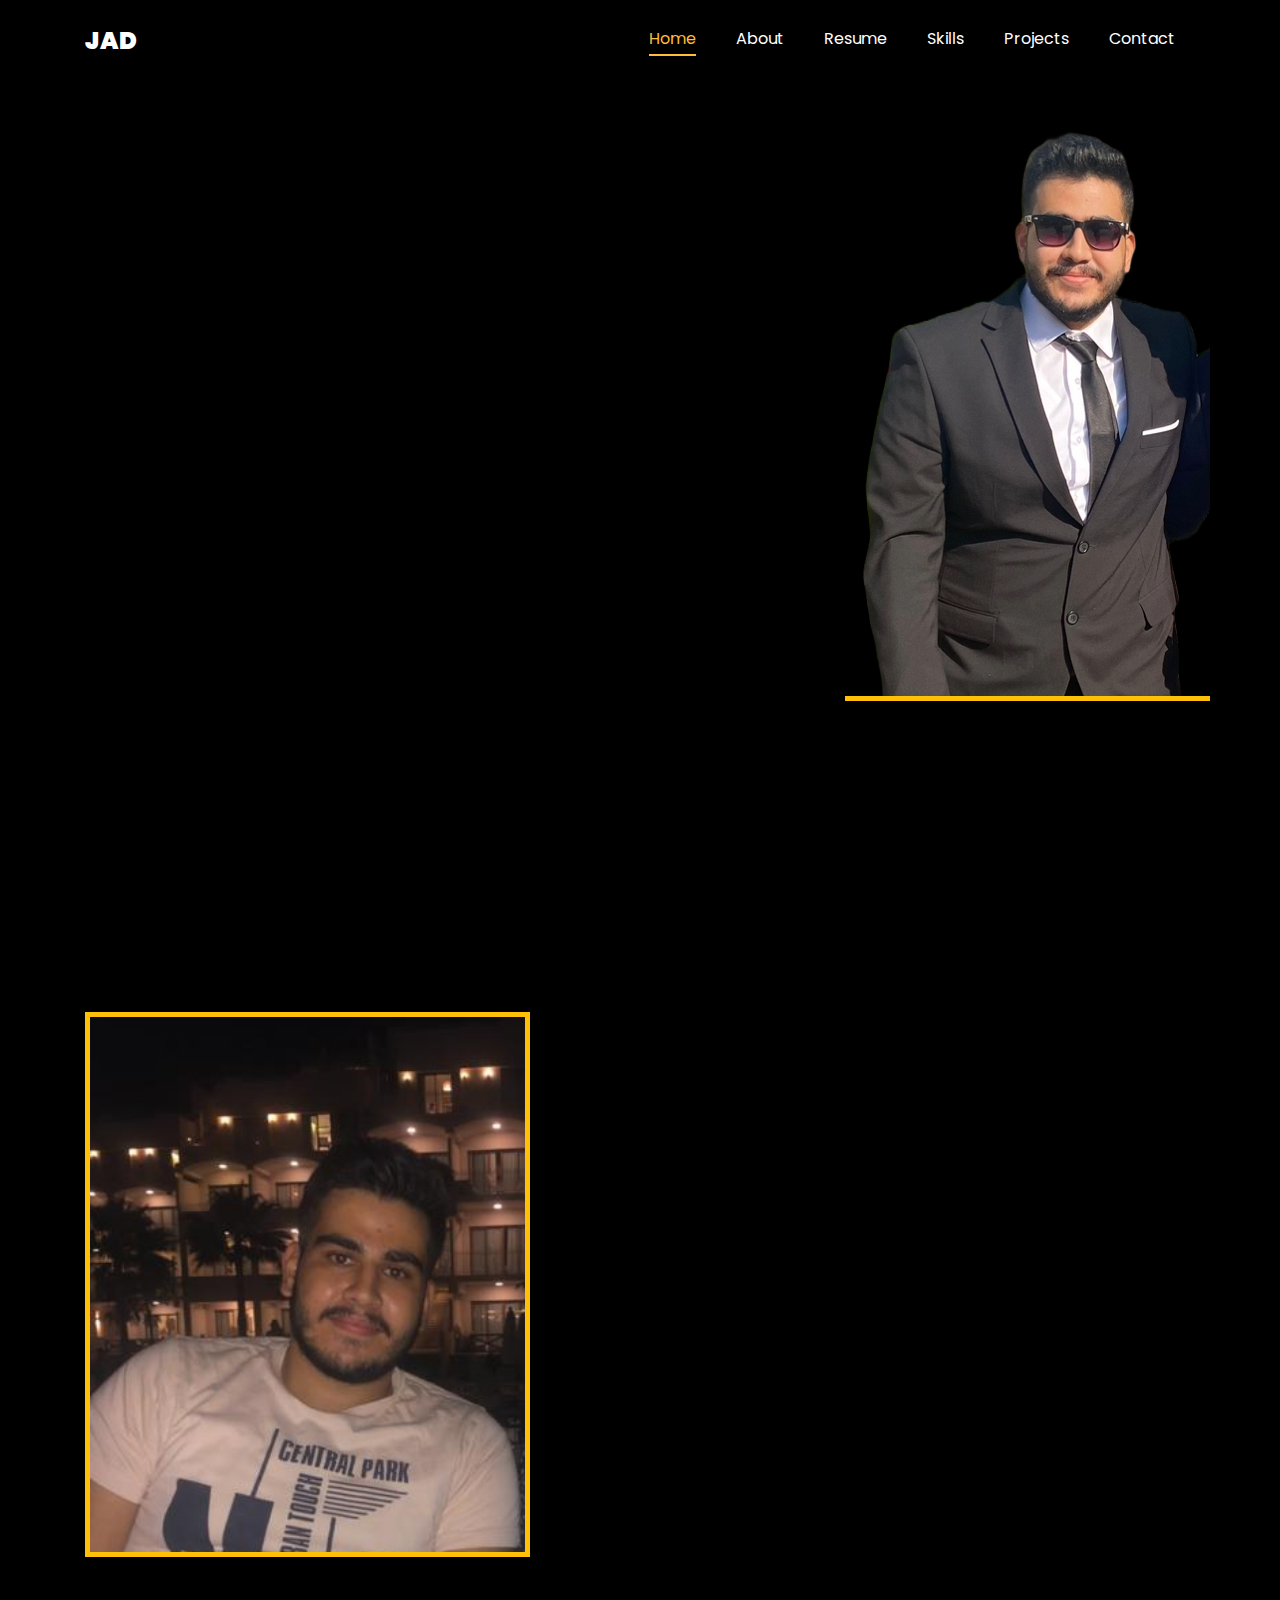
<file: index.html>
<!DOCTYPE html>
<html lang="en">
	<head>
		<title>Jad Portfolio - Web Developer & Designer</title>
		<meta charset="utf-8">
		<meta name="viewport" content="width=device-width, initial-scale=1, shrink-to-fit=no">
		<meta name="description" content="Jad Ayoubi's portfolio showcasing skills, experience, and projects as a Full Stack Web Developer.">
		<meta name="keywords" content="Jad Ayoubi, Full Stack Developer, Web Development, MERN Stack, Portfolio">
		<meta name="author" content="Jad">
		<meta property="og:title" content="Jad Portfolio - Full Stack Web Developer">
		<meta property="og:description" content="Explore my portfolio featuring web development and design projects. Learn more about my expertise and creative work.">
		<meta property="og:image" content="https://jadayoubi.netlify.app/images/about.png"> <!-- Replace with the actual path -->
		<meta property="og:url" content="https://jadayoubi.netlify.app"> <!-- Replace with your portfolio URL -->
		<meta property="og:type" content="website">
		<meta name="twitter:card" content="summary_large_image">
		<meta name="twitter:title" content="Jad Portfolio - Web Developer & Designer">
		<meta name="twitter:description" content="Discover Jad's web development and design projects.">
		
	
		<link rel="canonical" href="https://jadayoubi.netlify.app"> <!-- Replace with your portfolio URL -->
		<!-- Favicon -->
		<link rel="icon" href="/images/jad-favicon.png">
	
		<!-- Fonts -->
		<link href="https://fonts.googleapis.com/css?family=Poppins:100,200,300,400,500,600,700,800,900" rel="stylesheet">
	
		<!-- CSS Libraries -->
		<link rel="stylesheet" href="css/open-iconic-bootstrap.min.css">
		<link rel="stylesheet" href="css/animate.css">
		<link rel="stylesheet" href="css/animation.css">
		<link rel="stylesheet" href="css/owl.carousel.min.css">
		<link rel="stylesheet" href="css/owl.theme.default.min.css">
		<link rel="stylesheet" href="css/magnific-popup.css">
		<link rel="stylesheet" href="css/aos.css">
		<link rel="stylesheet" href="css/ionicons.min.css">
		<link rel="stylesheet" href="css/flaticon.css">
		<link rel="stylesheet" href="css/icomoon.css">
		<link rel="stylesheet" href="css/style.css">

		<!-- Google Tag Manager -->
		<script async src="https://www.googletagmanager.com/gtag/js?id=G-2P1W5JDG4N"></script>
		<script>
		  window.dataLayer = window.dataLayer || [];
		  function gtag(){dataLayer.push(arguments);}
		  gtag('js', new Date());
		  gtag('config', 'G-2P1W5JDG4N');
		</script>
	
		<!-- Schema.org Structured Data -->
		<script type="application/ld+json">
		{
			"@context": "https://schema.org",
			"@type": "WebPage",
			"name": "Jad Portfolio - Full Stack Web Developer",
			"url": "https://jadayoubi.netlify.app/",
			"description": "Showcasing web development and design projects.",
			"author": {
				"@type": "Person",
				"name": "Jad"
			}
		}
		</script>
	</head>
	
  <body data-spy="scroll" data-target=".site-navbar-target" data-offset="300">
	  
	  
	<nav class="navbar navbar-expand-lg navbar-dark ftco_navbar ftco-navbar-light site-navbar-target" id="ftco-navbar">
		<div class="container">
		  <a class="navbar-brand" href="index.html" aria-label="Jad Portfolio">Jad</a>
		  <button class="navbar-toggler js-fh5co-nav-toggle fh5co-nav-toggle" type="button" data-toggle="collapse" data-target="#ftco-nav" aria-controls="ftco-nav" aria-expanded="false" aria-label="Toggle navigation">
			<span class="oi oi-menu"></span> Menu
		  </button>
		  <div class="collapse navbar-collapse" id="ftco-nav">
			<ul class="navbar-nav nav ml-auto">
			  <li class="nav-item"><a href="#home-section" class="nav-link"><span>Home</span></a></li>
			  <li class="nav-item"><a href="#about-section" class="nav-link"><span>About</span></a></li>
			  <li class="nav-item"><a href="#resume-section" class="nav-link"><span>Resume</span></a></li>
			  <li class="nav-item"><a href="#skills-section" class="nav-link"><span>Skills</span></a></li>
			  <li class="nav-item"><a href="#projects-section" class="nav-link"><span>Projects</span></a></li>
			  <li class="nav-item"><a href="#contact-section" class="nav-link"><span>Contact</span></a></li>
			</ul>
		  </div>
		</div>
	  </nav>

<!-- Home Section -->
<section id="home-section" class="hero">
  <div class="container">
    <div class="row align-items-start justify-content-end" data-scrollax-parent="true">
      <div class="col-md-8 ftco-animate">
        <div class="text">
          <span class="subheading">Hello!</span>
          <h1 class="mb-4 mt-3">I'm <span style="color: #ffc107;">Jad Ayoubi</span></h1>
          <h2 class="mb-4">A Full Stack Web Developer</h2>
          <p><a href="#projects-section" class="btn btn-primary py-3 px-4">My Work</a></p>
        </div>
      </div>
      <div class="col-md-4 js-fullheight mt-md-0 mt-4">
        <img src="images/about.png" alt="Jad Ayoubi Portrait" style="border-bottom: 5px solid #ffc107;">
      </div>
    </div>
  </div>
</section>

    <section class="ftco-about img ftco-section ftco-no-pb" id="about-section">
    	<div class="container">
    		<div class="row d-flex">
    			<div class="col-md-6 col-lg-5 d-flex">
    				<div class="img-about img d-flex align-items-stretch">
    					<div class="overlay"></div>
	    				<div class="img d-flex align-self-stretch align-items-center" style="background-image:url(images/about3.jpeg); border: 5px solid #ffc107; height: 70%;">
	    				</div>
    				</div>
    			</div>
    			<div class="col-md-6 col-lg-7 pl-lg-5 pb-5">
    				<div class="row justify-content-start pb-3">
		          <div class="col-md-12 heading-section ftco-animate">
		          	<h1 class="big">About</h1>
		            <h2 class="mb-4">About Me</h2>
		            <p>I am a passionate and dedicated Full Stack Web Developer with a keen eye for design 
						and a drive for creating engaging user experiences. </p>
		            <ul class="about-info mt-4 px-md-0 px-2">
		            	<li class="d-flex"><span>Name:</span> <span>Jad Ayoubi</span></li>
		            	<li class="d-flex"><span>Date of birth:</span> <span>September 27, 2002</span></li>
		            	<li class="d-flex"><span>Address:</span> <span>Beirut, Lebanon</span></li>
		            	<li class="d-flex"><span>Email:</span> <a href="mailto:jadayoubi1977@gmail.com" target="_blank"><span>jadayoubi1977@gmail.com</a></span></li>
		            	<li class="d-flex"><span>Phone: </span> <a href="tel:+96181711346"><span>+961 81-711-346</a></span></li>
		            </ul>
		          </div>
		        </div>
	          <div class="counter-wrap ftco-animate d-flex mt-md-3">
              <div class="text">
              	<p class="mb-4">
	                <span class="number" data-number="11">0</span>
	                <span>Project completed</span>
                </p>
                <p><a href="./assets/Jad Ayoubi-CV.pdf" class="btn btn-primary py-3 px-3" title="Jad Ayoubi CV" target="_blank" aria-label="Download Resume of Jad Ayoubi">Download CV</a></p>
				
              </div>
	          </div>
	        </div>
        </div>
    	</div>
    </section>

    <section class="ftco-section ftco-no-pb" id="resume-section">
    	<div class="container">
    		<div class="row justify-content-center pb-5">
          <div class="col-md-10 heading-section text-center ftco-animate">
          	<h1 class="big big-2">Resume</h1>
            <h2 class="mb-4">Resume</h2>
          </div>
        </div>
    		<div class="row">
    			<div class="col-md-6">
					<div class="resume-wrap ftco-animate">
    					<span class="date">May 2024-present</span>
    					<h2>MERN Full Stack Web Development</h2>
    					<span class="position">SecuFleet</span>
    					<p class="mt-4">
							<ul>
							<li>Developing and implementing employer branding initiatives </li>
							<li>Collaborating with marketing teams</li>
							<li>Leading and managing a team of interns, overseeing their work on web development projects. </li>
							<li>Developing and maintaining the company website and clients’ websites using React Express.js and Mongo DB</li>
						</ul>
						</p>

						
    				</div>
					<div class="resume-wrap ftco-animate">
    					<span class="date">2022- Present</span>
    					<h2>Part Time Front End Web Tutor</h2>
    					<span class="position">Geek Express</span>
    					<p class="mt-4">	<p class="mt-4">
							<ul>
							<li>As a front-end web tutor, I have had the rewarding opportunity to
								share my knowledge and passion for web development with aspiring
								learners</li>
							<li>I have helped individuals Grasp:
								<ul>
								<li>HTML</li>
								<li>CSS </li>
								<li>JavaScript</li>
								<li>jQuery.</li>
							</ul>
								</li>
							
							
						</p>

						</ul>
    				</div>
    				
    				<div class="resume-wrap ftco-animate">
    					<span class="date">2020-2023</span>
    					<h2>Bsc in Computer Science</h2>
    					<span class="position">Beirut Arab University</span>
    				
    				</div>
    			</div>

    			<div class="col-md-6">
    				<div class="resume-wrap ftco-animate">
    					<span class="date">Sep 2023-present</span>
    					<h2>Part Time Lab Instructor</h2>
    					<span class="position">Beirut Arab University</span>
    					<p class="mt-4">
							<ul>
							<li>Facilitating hands-on learning experiences for students in DataStructures,
							Database and Web development.</li>
							<li>Overseeing laboratory sessions</li>
							<li>Doing weekly assesments</li>
							<li>Guiding students through experiments and technical support</li>
						</p>

						</ul>
    				</div>
    		
					<div class="resume-wrap ftco-animate">
    					<span class="date">May 2023</span>
    					<h2>Senior Project (React)</h2>
    					<span class="position">Beruit Arab University</span>
    					<p class="mt-4">
						<ul>
							<li>integrates cutting-edge chatbot and immersive virtual reality (VR)
								technology using React and React Hooks as frontend</li>

								<li>This choice empowers us to deliver a responsive user interface while
									maintaining a modular and scalable codebase</li>
						</ul>	
						</p>
    				</div>
    				
    			</div>
    		</div>
    		<div class="row justify-content-center mt-5">
    			<div class="col-md-6 text-center ftco-animate">
    				<p><a href="./assets/Jad Ayoubi-CV.pdf " target="_blank" title="Jad Ayoubi CV" class="btn btn-primary py-4 px-5">Download CV</a></p>
    			</div>
    		</div>
    	</div>
    </section>

    <section class="ftco-section" id="skills-section">
    	<div class="container">
    		<div class="row justify-content-center py-5 mt-5">
          <div class="col-md-12 heading-section text-center ftco-animate">
          	<h1 class="big big-2">Skills</h1>
            <h2 class="mb-4">Skills</h2>
          
          </div>
        </div>
    		<div class="row">
					<div class="col-md-4 text-center d-flex ftco-animate">
						<a href="#skills-section" class="services-1">
							<span class="icon">
								<i class="flaticon-analysis"></i>
							</span>
							<div class="desc">
								<h3 class="mb-5">Html, CSS, bootstrap, JS & jQuery</h3>
							</div>
						</a>
					</div>
					<div class="col-md-4 text-center d-flex ftco-animate">
						<a href="#skills-section" class="services-1">
							<span class="icon">
								<svg class="octicon octicon-mark-github" viewBox="0 0 16 16" version="1.1" width="60" height="60" aria-hidden="true" color="white">
									<path fill-rule="evenodd" d="M8 0C3.58 0 0 3.58 0 8c0 3.54 2.29 6.53 5.47 7.59.4.07.55-.17.55-.38 0-.19-.01-.82-.01-1.49-2.01.37-2.53-.49-2.69-.94-.09-.23-.48-.94-.82-1.13-.28-.15-.68-.52-.01-.53.63-.01 1.08.58 1.23.82.72 1.21 1.87.87 2.33.66.07-.52.28-.87.51-1.07-1.78-.2-3.64-.89-3.64-3.95 0-.87.31-1.59.82-2.15-.08-.2-.36-1.02.08-2.12 0 0 .67-.21 2.2.82.64-.18 1.32-.27 2-.27.68 0 1.36.09 2 .27 1.53-1.04 2.2-.82 2.2-.82.44 1.1.16 1.92.08 2.12.51.56.82 1.27.82 2.15 0 3.07-1.87 3.75-3.65 3.95.29.25.54.73.54 1.48 0 1.07-.01 1.93-.01 2.2 0 .21.15.46.55.38A8.013 8.013 0 0 0 16 8c0-4.42-3.58-8-8-8z"></path>
								</svg>
							</span>
							
							<div class="desc">
								<h3 class="mb-5">Github</h3>
							</div>
						</a>
					</div>
					<div class="col-md-4 text-center d-flex ftco-animate">
						<a href="#skills-section" class="services-1">
							<span class="icon">
								<i class="flaticon-ideas"></i>
							</span>
							<div class="desc">
								<h3 class="mb-5">React & React Native</h3>
							</div>
						</a>
					</div>

					<div class="col-md-4 text-center d-flex ftco-animate">
						<a href="#skills-section" class="services-1">
							<span class="icon">
								<i class="flaticon-analysis"></i>
							</span>
							<div class="desc">
								<h3 class="mb-5">Express JS & Mongo DB</h3>
							</div>
						</a>
					</div>
					<div class="col-md-4 text-center d-flex ftco-animate">	
						<a href="#skills-section" class="services-1">
							<span class="icon">
								<i class="flaticon-flasks"></i>
							</span>
							<div class="desc">
								<h3 class="mb-5">Python, Data Structure & oop (java
									and JavaScript)

									</h3>
							</div>
						</a>
					</div>
					<div class="col-md-4 text-center d-flex ftco-animate">
						<a href="#skills-section" class="services-1">
							<span class="icon">
								<i class="flaticon-ideas"></i>
							</span>
							<div class="desc">
								<h3 class="mb-5">Laravel & MYSQL</h3>
							</div>
						</a>
					</div>
				</div>
    	</div>
    </section>

		


    <section class="ftco-section ftco-project" id="projects-section">
    	<div class="container">
    		<div class="row justify-content-center pb-5">
          <div class="col-md-12 heading-section text-center ftco-animate">
          	<h1 class="big big-2">Projects</h1>
            <h2 class="mb-4">My Projects</h2>
			<p>Kindly click on the button below to check my projects</p>
            <p><a href="/showcase.html " target="_blank"  class="btn btn-primary py-4 px-5">Check My Projects</a></p>
    </section>


  
  
 
    <section class="ftco-section contact-section ftco-no-pb" id="contact-section">
      <div class="container">
      	<div class="row justify-content-center mb-5 pb-3">
          <div class="col-md-7 heading-section text-center ftco-animate">
            <h1 class="big big-2">Contact</h1>
            <h2 class="mb-4">Contact Me</h2>
            
          </div>
        </div>

        <div class="row d-flex contact-info mb-5">
          <div class="col-md-6 col-lg-3 d-flex ftco-animate">
          	<div class="align-self-stretch box p-4 text-center">
          		<div class="icon d-flex align-items-center justify-content-center">
          			<span class="icon-map-signs"></span>
          		</div>
          		<h3 class="mb-4">Address</h3>
	            <p>Beirut Lebanon</p>
	          </div>
          </div>
          <div class="col-md-6 col-lg-3 d-flex ftco-animate">
          	<div class="align-self-stretch box p-4 text-center">
          		<div class="icon d-flex align-items-center justify-content-center">
          		
	           <a href="tel:+96181711346">
					<span class="icon-phone2"></span>
				</div>
				<h3 class="mb-4">Contact Number</h3>
				<p>+ 961 81 711 346</a> </p>
				
	          </div>
          </div>
          <div class="col-md-6 col-lg-3 d-flex ftco-animate">
          	<div class="align-self-stretch box p-4 text-center">
          		
	            <a href="mailto:jadayoubi1977@gmail.com">
					<div class="icon d-flex align-items-center justify-content-center">
						<span class="icon-paper-plane"></span>
					</div>
					<h3 class="mb-4">Email Address</h3>
					<p>jadayoubi1977@gmail.com</a></p>
	          </div>
          </div>
          <div class="col-md-6 col-lg-3 d-flex ftco-animate">
          	<div class="align-self-stretch box p-4 text-center">
          		
          		
	            <a href="https://www.linkedin.com/in/jad-ayoubi">
					<div class="icon d-flex align-items-center justify-content-center">
						<span class="icon-globe"></span>
					</div>
					<h3 class="mb-4">LinkedIn</h3>
					<p>www.linkedin.com/in/jad-ayoubi</a></p>
	          </div>
          </div>
        </div>

      
      </div>
    </section>
		
	
	  
    
  

  <!-- loader -->
  <div id="ftco-loader" class="show fullscreen"><svg class="circular" width="48px" height="48px"><circle class="path-bg" cx="24" cy="24" r="22" fill="none" stroke-width="4" stroke="#eeeeee"/><circle class="path" cx="24" cy="24" r="22" fill="none" stroke-width="4" stroke-miterlimit="10" stroke="#F96D00"/></svg></div>

  <script src="js/jquery.min.js"></script>
  <script src="js/jquery-migrate-3.0.1.min.js"></script>
  <script src="js/popper.min.js"></script>
  <script src="js/bootstrap.min.js"></script>
  <script src="js/jquery.easing.1.3.js"></script>
  <script src="js/jquery.waypoints.min.js"></script>
  <script src="js/jquery.stellar.min.js"></script>
  <script src="js/owl.carousel.min.js"></script>
  <script src="js/jquery.magnific-popup.min.js"></script>
  <script src="js/aos.js"></script>
  <script src="js/jquery.animateNumber.min.js"></script>
  <script src="js/scrollax.min.js"></script>
  
  <script src="js/main.js"></script>
    
  </body>
</html>
</file>
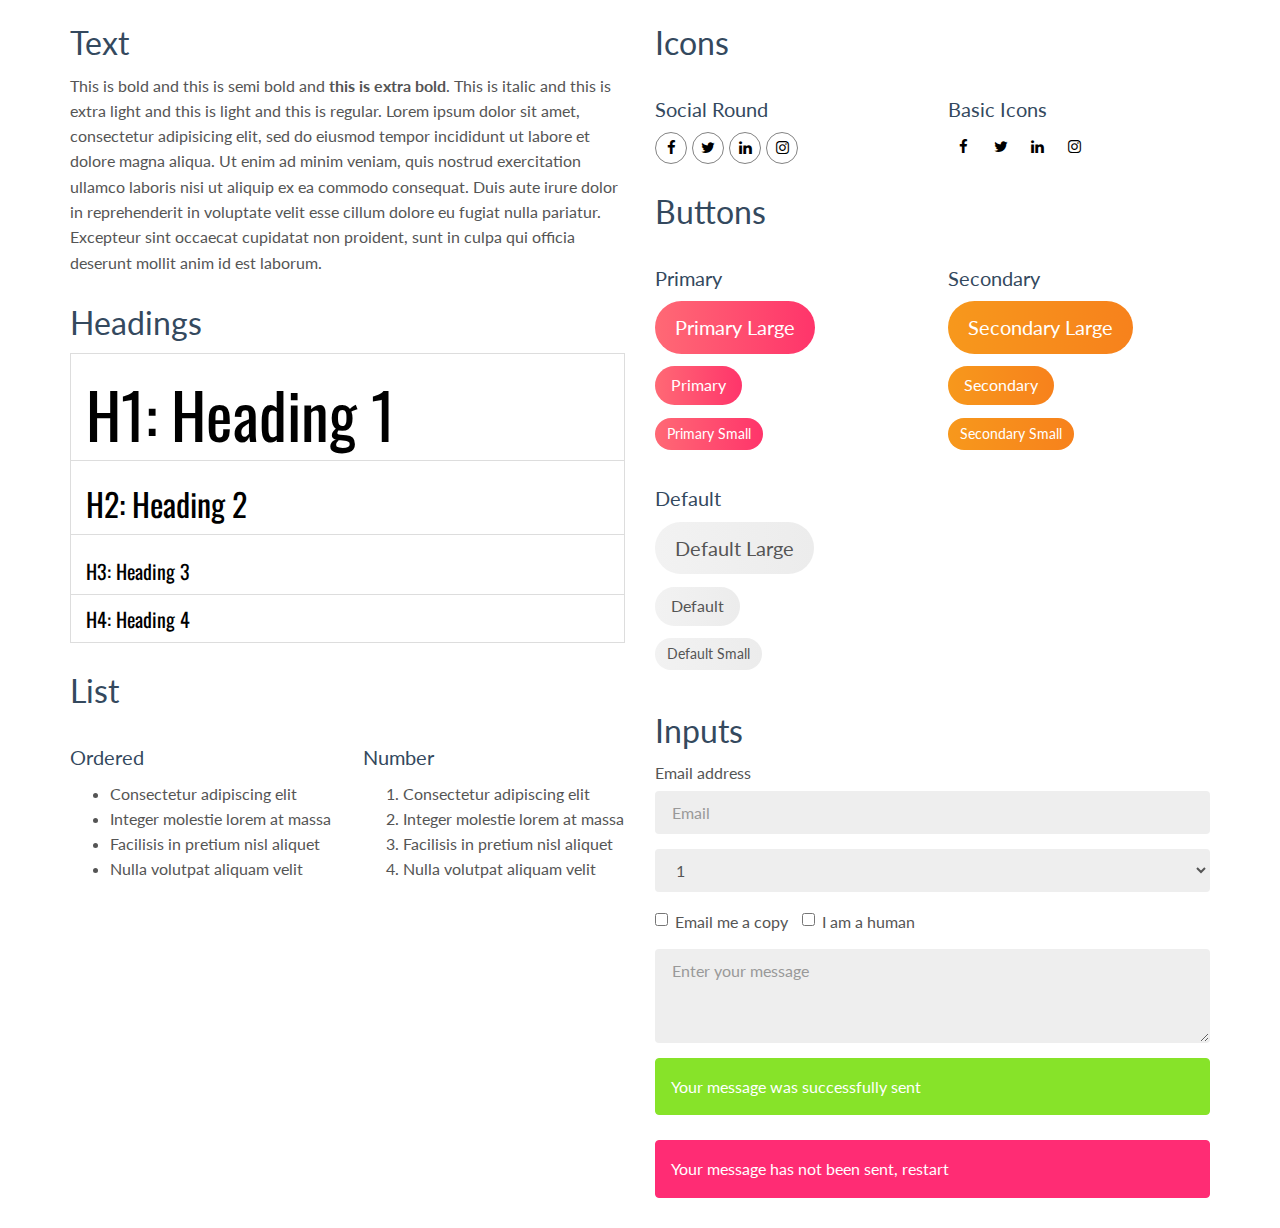
<file: components.html>
<!DOCTYPE html>
<html lang="en">

<head>
  <meta charset="UTF-8">
  <meta content="IE=edge" http-equiv="X-UA-Compatible">
  <meta content="width=device-width,initial-scale=1" name="viewport">
  <meta content="description" name="description">
  <meta name="google" content="notranslate" />
  <meta content="Mashup templates have been developped by Orson.io team" name="author">

  <!-- Disable tap highlight on IE -->
  <meta name="msapplication-tap-highlight" content="no">
  
  <link rel="apple-touch-icon" sizes="180x180" href="./assets/apple-icon-180x180.png">
  <link href="./assets/favicon.ico" rel="icon">

  <title>Title page</title>  

<link href="./main.d8e0d294.css" rel="stylesheet"></head>

<body class="white">


<!-- Add your site or app content here -->
  <div class="container">
    <div class="row">
      <div class="col-xs-12 col-md-6">

        <div class="template-example">
          <h2 class="template-title-example">Text</h2>
          <p>This is bold and this is semi bold and <b>this is extra bold</b>. This is italic and this is extra light and this is light
          and this is regular. Lorem ipsum dolor sit amet, consectetur adipisicing elit, sed do eiusmod
          tempor incididunt ut labore et dolore magna aliqua. Ut enim ad minim veniam,
          quis nostrud exercitation ullamco laboris nisi ut aliquip ex ea commodo
          consequat. Duis aute irure dolor in reprehenderit in voluptate velit esse
          cillum dolore eu fugiat nulla pariatur. Excepteur sint occaecat cupidatat non
          proident, sunt in culpa qui officia deserunt mollit anim id est laborum.
          </p>
        </div>

        <div class="template-example">
          <h2 class="template-title-example">Headings</h2>
          
          <table class="table table-bordered">
            <tr><td><h1>H1: Heading 1</h1></td></tr>
            <tr><td><h2>H2: Heading 2</h2></td></tr>
            <tr><td><h3>H3: Heading 3</h3></td></tr>
            <tr><td><h4>H4: Heading 4</h4></td></tr>
          </table>
          
        </div>

        
        <div class="template-example">
          <h2 class="template-title-example">List</h2>
          <div class="row">
            <div class="col-md-6">
              <h3 class="template-title-example">Ordered</h3>
              <ul>
                <li>Consectetur adipiscing elit</li>
                <li>Integer molestie lorem at massa</li>
                <li>Facilisis in pretium nisl aliquet</li>
                <li>Nulla volutpat aliquam velit</li>
              </ul>
            </div>
            <div class="col-md-6">
              <h3 class="template-title-example">Number</h3>
              <ol>
                <li>Consectetur adipiscing elit</li>
                <li>Integer molestie lorem at massa</li>
                <li>Facilisis in pretium nisl aliquet</li>
                <li>Nulla volutpat aliquam velit</li>
              </ol>
            </div>
          </div>
        </div>
        
      </div>

      <div class="col-xs-12 col-md-6">
        <div class="template-example">
          <h2 class="template-title-example">Icons</h2>
          
          <div class="row">
            <div class="col-md-6">
              <h3 class="template-title-example">Social Round</h2>
              <ul class="list-icons">
                <li>
                  <a href="" class="social-round-icon fa-icon">
                    <i class="fa fa-facebook"></i>
                  </a>
                </li>
                <li>
                  <a href="" class="social-round-icon fa-icon">
                    <i class="fa fa-twitter"></i>
                  </a>
                </li>
                <li>
                  <a href="" class="social-round-icon fa-icon">
                    <i class="fa fa-linkedin"></i>
                  </a>
                </li>
                <li>
                  <a href="" class="social-round-icon fa-icon">
                    <i class="fa fa-instagram"></i>
                  </a>
                </li>
              </ul>
            </div>
            <div class="col-md-6">
               <h3 class="template-title-example">Basic Icons</h2>
                <ul class="list-icons">
                  <li>
                    <span class="fa-icon">
                      <i class="fa fa-facebook"></i>
                    </span>
                  </li>
                  <li>
                    <span class="fa-icon">
                      <i class="fa fa-twitter"></i>
                    </span>
                  </li>
                  <li>
                    <span class="fa-icon">
                      <i class="fa fa-linkedin"></i>
                    </span>
                  </li>
                  <li>
                    <span class="fa-icon">
                      <i class="fa fa-instagram"></i>
                    </span>
                  </li>
                </ul>
            </div>

          </div>


          


        </div>

        <div class="template-example">
          <h2 class="template-title-example">Buttons</h2>
          <div class="row">
            <div class="col-md-6">
              <h3 class="template-title-example">Primary</h2>
              <div class="row">
                  <div class="col-md-6">
                  <p><a href="" class="btn btn-primary btn-lg">Primary Large</a></p>
                  <p><a href="" class="btn btn-primary">Primary </a></p>
                  <p><a href="" class="btn btn-primary btn-sm">Primary Small</a></p>
                </div>
              </div>

              <h3 class="template-title-example">Default</h2>
              <div class="row">
                  <div class="col-md-6">
                  <p><a href="" class="btn btn-default btn-lg">Default Large</a></p>
                  <p><a href="" class="btn btn-default">Default </a></p>
                  <p><a href="" class="btn btn-default btn-sm">Default Small</a></p>
                </div>
              </div>

            </div>

            <div class="col-md-6">
              <h3 class="template-title-example">Secondary</h2>
              <div class="row">
                  <div class="col-md-6">
                  <p><a href="" class="btn btn-info btn-lg">Secondary Large</a></p>
                  <p><a href="" class="btn btn-info">Secondary </a></p>
                  <p><a href="" class="btn btn-info btn-sm">Secondary Small</a></p>
                </div>
              </div>
            </div>
          </div>
        </div>
        
        <div class="template-example">
          <h2 class="template-title-example">Inputs</h2>

            <div class="form-group">
              <label for="exampleInputEmail1">Email address</label>
              <input type="email" class="form-control" id="exampleInputEmail1" placeholder="Email">
            </div>

            <div class="form-group">
              <select class="form-control">
                <option>1</option>
                <option>2</option>
                <option>3</option>
                <option>4</option>
                <option>5</option>
              </select>
            </div>

            <div class="form-group">
              <label class="checkbox-inline">
                <input 
                type="checkbox" id="inlineCheckbox1" value="option1"> Email me a copy
              </label>
              <label class="checkbox-inline">
                <input type="checkbox" id="inlineCheckbox2" value="option2"> I am a human
              </label>
            </div>

            <div class="form-group">
              <textarea class="form-control" rows="3" placeholder="Enter your message"></textarea>
            </div>
            
            <div class="alert alert-success" role="alert">Your message was successfully sent</div>
            <div class="alert alert-danger" role="alert">Your message has not been sent, restart</div>
        </div>




      </div>
    </div>
  </div>

<script type="text/javascript" src="./main.bc58148c.js"></script>
</file>
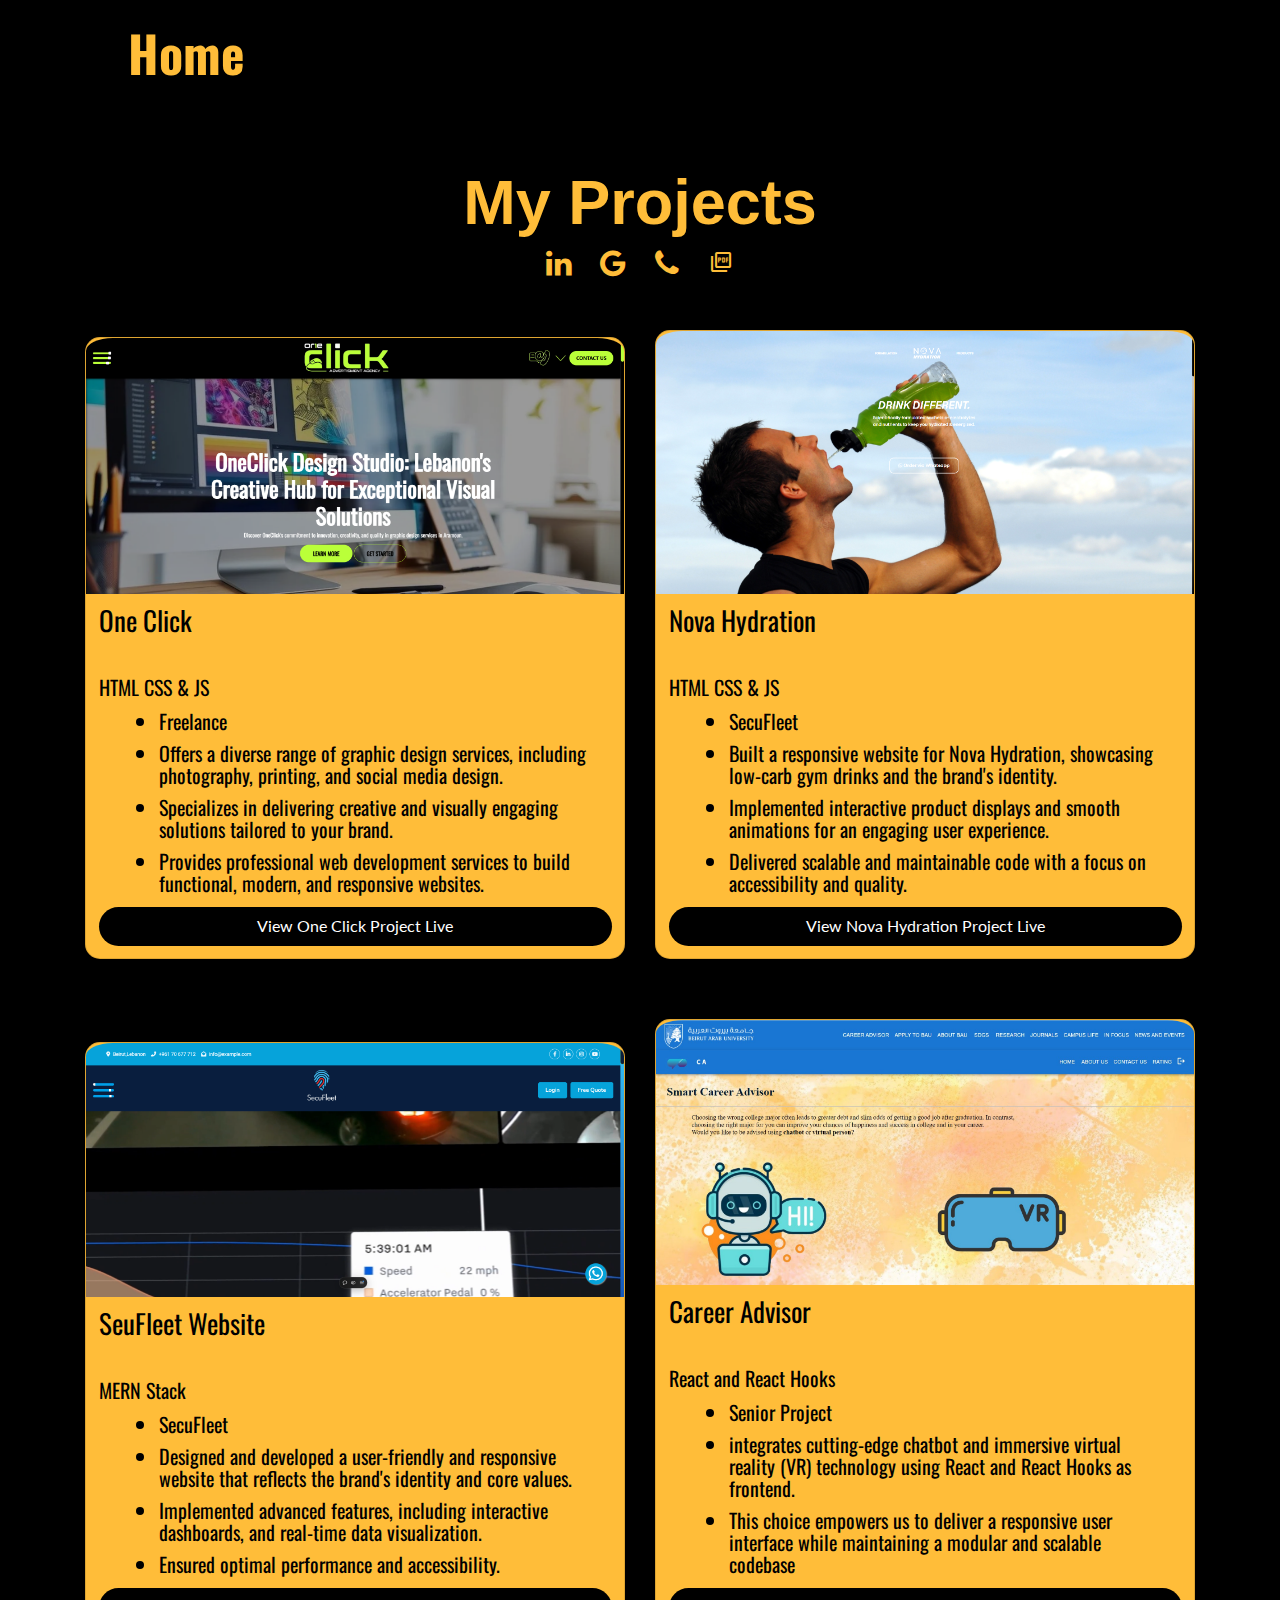
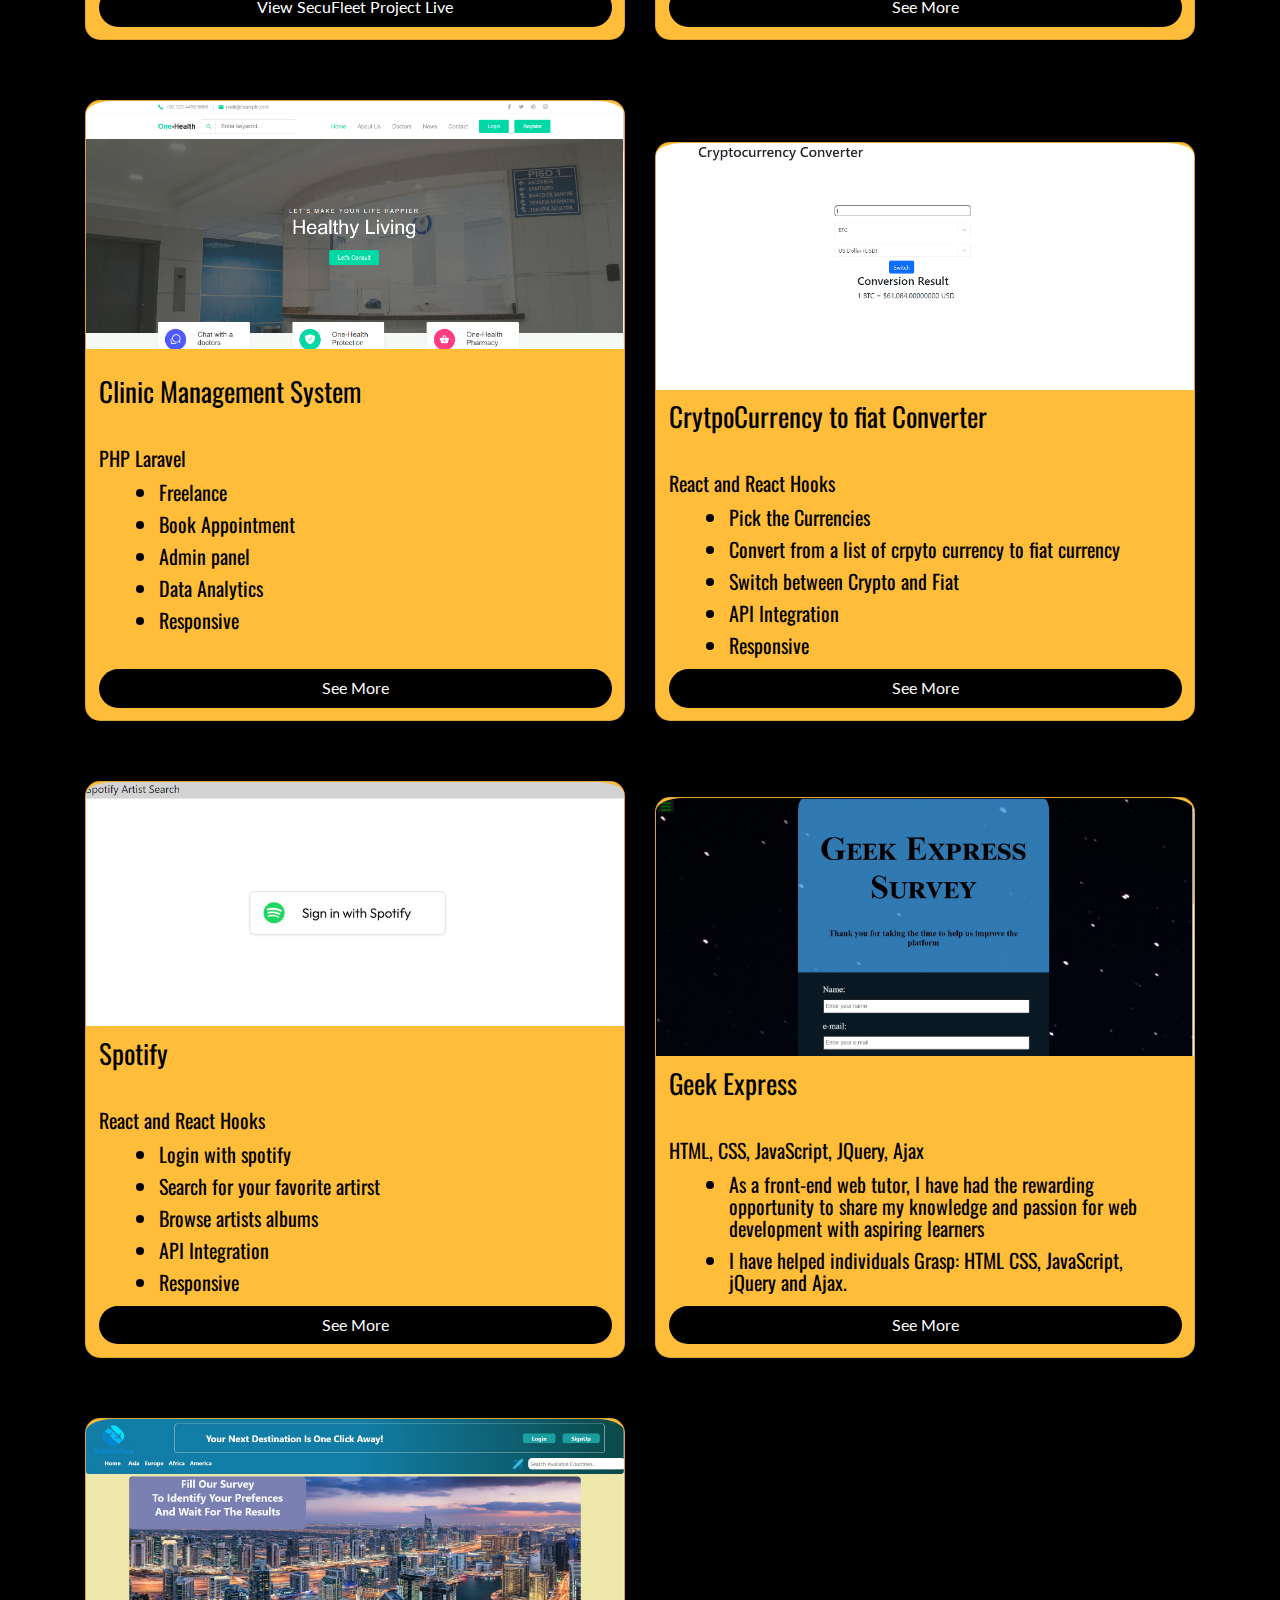
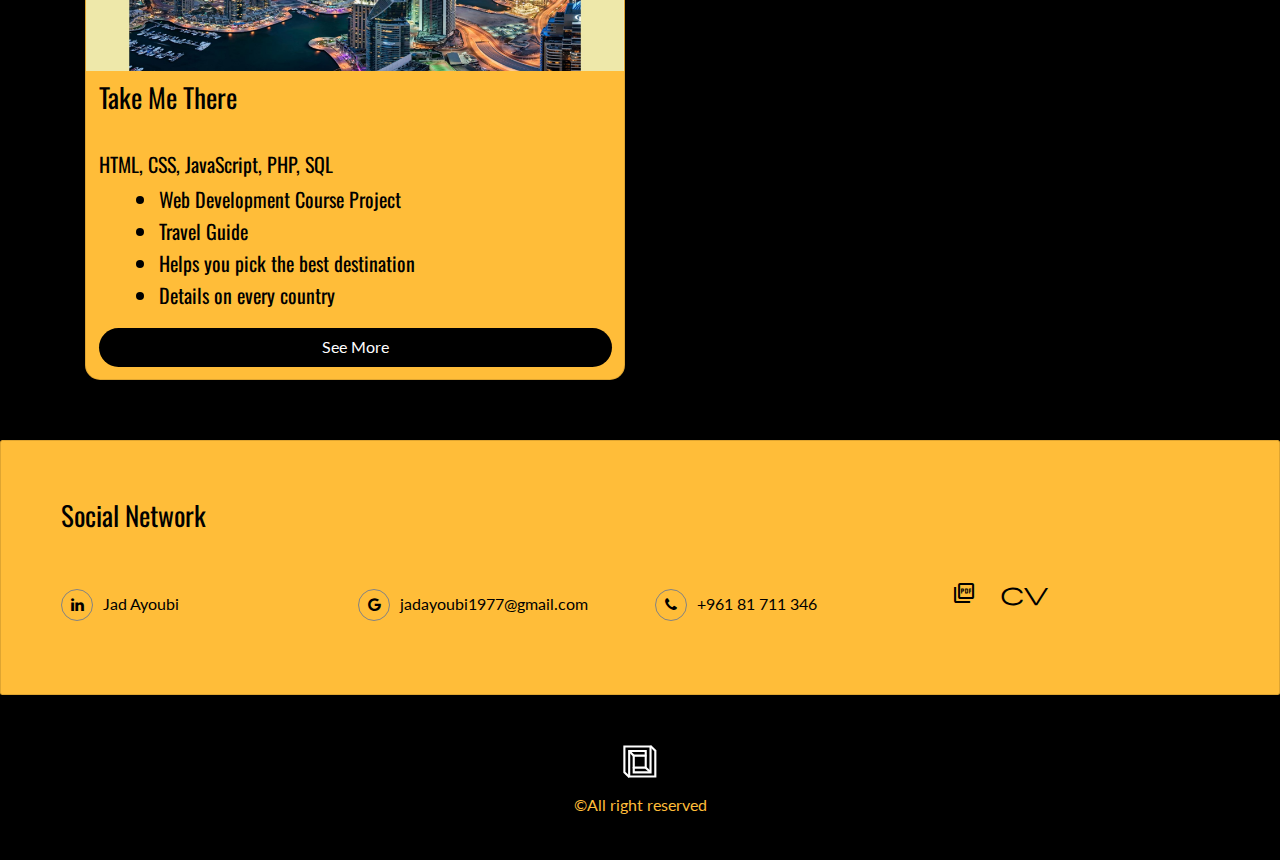
<file: showcase.html>
<!DOCTYPE html>
<html lang="en" >

<head>
  <meta charset="UTF-8">
  <meta content="IE=edge" http-equiv="X-UA-Compatible">
  <meta content="width=device-width,initial-scale=1" name="viewport">
  <meta name="description" content="Explore Jad Ayoubi's project showcase featuring responsive web applications and designs created using technologies like React, MERN, Laravel, and more.">

  <meta name="google" content="notranslate" />
  <meta content="Jad Ayoubi's Portfolio developed by me" name="author">

  <meta name="msapplication-tap-highlight" content="no">
 
  <meta name="viewport" content="width=device-width, initial-scale=1.0">

  <meta property="og:title" content="Jad Ayoubi's Project Showcase">
<meta property="og:description" content="Explore a variety of projects developed using modern web technologies like React, MERN, Laravel, and more.">
<meta property="og:image" content="./assets/preview.png">
<meta property="og:url" content="https://jadayoubi-portfolio.vercel.app/showcase.html">
<meta name="twitter:card" content="summary_large_image">

  <title>Jad Ayoubi's Web Development Project Showcase | Portfolio</title>

  <link href="https://stackpath.bootstrapcdn.com/bootstrap/4.5.2/css/bootstrap.min.css" rel="stylesheet">
  <link rel="apple-touch-icon" sizes="180x180" href="./assets/apple-icon-180x180.png">
  <link rel="icon" href="/images/jad-favicon.png">
  <link rel="stylesheet" href="https://fonts.googleapis.com/css2?family=Material+Symbols+Outlined:opsz,wght,FILL,GRAD@48,400,0,0" />
  <link href="/css/main.d8e0d294.css" rel="stylesheet">
  <link rel="stylesheet" href="/css/showcase.css"/>
<link rel="stylesheet" href="/css/animation.css"/>
  
  <script type="application/ld+json">
    {
      "@context": "https://schema.org",
      "@type": "WebPage",
      "name": "Jad Ayoubi's Project Showcase",
      "description": "Showcase of projects developed by Jad Ayoubi using modern web technologies.",
      "url": "https://jadayoubi-portfolio.vercel.app/showcase.html",
      "creator": {
        "@type": "Person",
        "name": "Jad Ayoubi"
      }
    }
    </script>
    
</head>
<style>

</style>
<body  >
  
  
<!-- Add your content of header -->
<h2 class="home"><a href="/index.html">Home</a></h2>

<main class="content-wrapper" >
  <header class="white-text-container section-container">
    <div class="text-center">
      <h1  class="project" style="color: #ffbd39;">My Projects</h1>
      
      <div class="social-links">
        <a class="fa-icon fa-icon-2x" href="https://www.linkedin.com/in/jad-ayoubi" aria-label="LinkedIn Profile">

          <i class="fa fa-linkedin"></i>
        </a>
        <a class="fa-icon fa-icon-2x" href="mailto:jadayoubi1977@gmail.com" aria-label="Gmail">
          <i class="fa fa-google"></i>
        </a>
        <a class="fa-icon fa-icon-2x" href="tel:+96181711346" aria-label="Phone Number">
          <i class="fa fa-phone"></i>
        </a>
        <a class="fa-icon fa-icon-2x" href="./assets/Jad Ayoubi-CV.pdf" title="jad Ayoubi" target="_blank" aria-label="Jad Ayoubi CV">
         
          <span class="material-symbols-outlined" id="pdf">
            picture_as_pdf
            </span>
         
        </a>
        </a>
      </div>
    </div>
  </header>



<!-- Add your site or app content here -->
 
<div class="container">
  <div class="row">
    <!-- Project 1 -->
    <div class="col-md-6 mb-5">
     
      <div class="card h-100">
        <img src="/images/oneClick/index.png" loading="lazy" class="card-img-top" alt="One Click project screenshot showcasing graphic design and web development services.">
        <div class="card-body">
          <h2 class="card-title">One Click</h2>
          <h3 class="card-text">HTML CSS & JS</h3>
          <h4 class="card-text">
            <ul>
              <li>Freelance</li>
              <li>
                Offers a diverse range of graphic design services, including photography, printing, and social media design.
              </li>
              <li>
                Specializes in delivering creative and visually engaging solutions tailored to your brand.
              </li>
              <li>
                Provides professional web development services to build functional, modern, and responsive websites.
              </li>
            </ul>
          </h4>
          
          <a href="https://oneclick-gold.vercel.app/" class="btn btn-primary" style="width:100%;" >View One Click Project Live</a>

      </div>

  </div>
</div>
<!--Project 2-->
<div class="col-md-6 mb-5">
     
  <div class="card h-100">
    <img src="/images/nova.png" class="card-img-top" alt="Screenshot of Nova Hydration homepage featuring low-carb gym drinks." loading="lazy">
    <div class="card-body ">
      <h2 class="card-title">Nova Hydration</h2>
      <h3 class="card-text">HTML CSS & JS</h3>
      <h4 class="card-text">
        <ul>
          <li>SecuFleet</li>
          <li>
            Built a responsive website for Nova Hydration, showcasing low-carb gym drinks and the brand's identity.
          </li>
          <li>
            Implemented interactive product displays and smooth animations for an engaging user experience.
          </li>
          <li>
            Delivered scalable and maintainable code with a focus on accessibility and quality.
          </li>
          
          
        </ul>
        
      </h4>
      
      <a href="https://novahydration.vercel.app/" class="btn btn-primary" style="width:100%;" >View Nova Hydration Project Live</a>

  </div>

</div>
</div>
<!--Project 3-->
<div class="col-md-6 mb-5">
     
  <div class="card h-100">
    <img src="/images/secuFleet/index.png" class="card-img-top" alt="Homepage image of SecuFleet project showcasing fleet management solutions." loading="lazy">
    <div class="card-body ">
      <h2 class="card-title">SeuFleet Website</h2>
      <h3 class="card-text">MERN Stack</h3>
      <h4 class="card-text">
        <ul>
          <li>SecuFleet</li>
          <li>
            Designed and developed a user-friendly and responsive website that reflects the brand's identity and core values.
          </li>
          <li>
            Implemented advanced features, including interactive dashboards, and real-time data visualization.
          </li>
          <li>
            Ensured optimal performance and accessibility.
          </li>
        </ul>
        
      </h4>
      
      <a href="https://secu-fleet.vercel.app/" class="btn btn-primary" style="width:100%;" >View SecuFleet Project Live</a>

  </div>

</div>
</div>
<!--Project 4-->
    <div class="col-md-6 mb-5">
     
        <div class="card h-100">
          <img src="./images/Senior/home.jpg" class="card-img-top" alt="Career Advisor project featuring chatbot and VR technology." loading="lazy">
          <div class="card-body">
            <h2 class="card-title">Career Advisor</h2>
            <h3 class="card-text">React and React Hooks</h3>
            <h4 class="card-text"> <ul>
              <li>Senior Project</li>
              <li>integrates cutting-edge chatbot and immersive virtual reality (VR)
                technology using React and React Hooks as frontend.
              </li>
              <li>
                This choice empowers us to deliver a responsive user interface while
                maintaining a modular and scalable codebase</li>
            </ul></h4>
            <a href="./Pages/Senior.html" class="btn btn-primary" style="width:100%;" >See More</a>

        </div>

    </div>
  </div>
    <!-- Project 5 -->
    <div class="col-md-6 mb-5">
    
        <div class="card h-100">
          <img src="./images/hospital/homepage.png" class="card-img-top" alt="Clinic Management System homepage for booking appointments and analytics." loading="lazy">
          <div class="card-body">
            <h2 class="card-title" style="margin-top: 15px;">Clinic Management System</h2>
            <h3 class="card-text">PHP Laravel</h3>
            <h4 class="card-text"><ul>
              <li>Freelance</li>
              <li>Book Appointment</li>
              <li>Admin panel</li>
              <li>Data Analytics</li>
              <li>Responsive</li>
            </ul></h4>
            <br>
            <a href="./Pages/Clinic.html" class="btn btn-primary" style="width:100%; "  >See More</a>

          </div>

        </div>
      
    </div>

    <!-- Repeat the above structure for additional projects -->
    <!--Project 6-->
    <div class="col-md-6 mb-5">
        <div class="card">
          <img src="./images/Crypto/CryptoHome.png" class="card-img-top" alt="Homepage of Cryptocurrency to Fiat Converter app showcasing currency conversion features." loading="lazy">
          <div class="card-body">
            <h2 class="card-title">CrytpoCurrency to fiat Converter</h2>
            <h3 class="card-text">React and React Hooks</h3>
            <h4 class="card-text"><ul>
              <li>Pick the Currencies</li>
              <li>Convert from a list of crpyto currency to fiat currency
            </li>
            <li>Switch between Crypto and Fiat</li>
            <li>API Integration</li>
            <li>Responsive</li>
              </ul>
            </ul>
            </h4>
            <a href="./Pages/Crypto.html" class="btn btn-primary" style="width:100%;" >See More</a>

          </div>

        </div>

    </div>
       <!--Project 7-->
       <div class="col-md-6 mb-5">
          <div class="card">
            <img src="./images/Spotify/SpotifyHome.png" class="card-img-top" alt="Spotify clone project featuring login and music browsing functionality." loading="lazy">
            <div class="card-body track-in">
              <h2 class="card-title">Spotify</h2>
              <h3 class="card-text">React and React Hooks</h3>
              <h4 class="card-text"><ul>
                <li>Login with spotify</li>
                <li>
                Search for your favorite artirst
                </li>
              <li>Browse artists albums</li>
              <li>API Integration</li>
              <li>Responsive</li>
              </ul></h4>
                <a href="./Pages/Spotify.html" class="btn btn-primary" style="width:100%;" >See More</a>

            </div>

          </div>
        </div>
     <!-- Project 8 -->
     <div class="col-md-6 mb-5">
      <div class="card">
        <img src="./images/Geek/survey.jpg" class="card-img-top" alt="Geek Express project screenshot illustrating web development teaching tools." loading="lazy">
        <div class="card-body">
          <h2 class="card-title">Geek Express</h2>
          <h3 class="card-text">HTML, CSS, JavaScript, JQuery, Ajax</h3>
          <h4 class="card-text"><ul><li>As a front-end web tutor, I have had the rewarding opportunity to
            share my knowledge and passion for web development with aspiring
            learners</li>
          <li>I have helped individuals Grasp:
            HTML
            CSS,
            JavaScript,
            jQuery and Ajax.</li></ul></h4>
            <a href="./Pages/Geek.html" class="btn btn-primary" style="width:100%;" >See More</a>

        </div>

      </div>
    </div>
 <!-- Project 9gi -->
 <div class="col-md-6 mb-5">

    <div class="card">
      <img src="./images/TakeMeThere/TakeMeThereHome.jpg" class="card-img-top" alt="Take Me There project homepage for travel guidance and country details." loading="lazy">
      <div class="card-body">
        <h2 class="card-title">Take Me There</h2>
        <h3 class="card-text">HTML, CSS, JavaScript, PHP, SQL</h3>
       <h4> <ul>
          <li>Web Development Course Project</li>
          <li>Travel Guide</li>
          <li>Helps you pick the best destination</li>
          <li>Details on every country</li>
        </ul></h4>
        <a href="./Pages/TakeMeThere.html" class="btn btn-primary" style="width:100%; margin-top: 10px;" >See More</a>

      </div>
    </div>
 
</div>

 <!-- Project 5 -->


  </div>
</div>

<!--INFO-->
        <div class="card">
          <div class="card-block">
            <h2>Social Network</h2>
            <div class="row">
             
              <div class="col-md-3">
                <p class="social-buttons"><a href="https://www.linkedin.com/in/jad-ayoubi" aria-label="LinkedIn Profile">
                  <span class="social-round-icon fa-icon"><i class="fa fa-linkedin"></i></span>Jad Ayoubi</a></p>
              </div>
              <div class="col-md-3" >
                <p class="social-buttons"><a href="mailto:jadayoubi1977@gmail.com" aria-label="Gmail">
                  <span class="social-round-icon fa-icon"><i class="fa fa-google"></i></span>jadayoubi1977@gmail.com</a></p>
              </div>
              <div class="col-md-3" >
                <p class="social-buttons">
                <a href="tel:+96181711346" aria-label="Phone Number">
                <span class="social-round-icon fa-icon">
                <i class="fa fa-phone"></i>
              </span>+961 81 711 346
            </a>
          </p>
              </div>
              <div class="col-md-3">
             <p class="social-buttons">
              <a class="fa-icon fa-icon-2x" href="./assets/Jad Ayoubi-CV.pdf" title="jad ayoubi" aria-label="Jad Ayoubi CV">
         
                <span class="material-symbols-outlined">
                  picture_as_pdf
                 CV
                  </span>
                
              </a>
            </p>
            </div>
          </div>
        </div>

       
 </div>

</main>
<footer class="footer-container white-text-container text-center" style="background-color: black;">
  <div class="container">
    <div class="row">
      <div class="col-xs-12">
        <p><img src="./assets/images/mashup-icon.svg" alt="" loading="lazy"></p>
        
        <p style="color: #ffbd39;">©All right reserved
        <p>
         
        </p>
      </div>
    </div>
  </div>
</footer>



<script type="text/javascript" src="./main.bc58148c.js"></script>
<script src="https://code.jquery.com/jquery-3.5.1.slim.min.js"></script>
<script src="https://cdn.jsdelivr.net/npm/popper.js@1.16.0/dist/umd/popper.min.js"></script>
<script src="https://stackpath.bootstrapcdn.com/bootstrap/4.5.2/js/bootstrap.min.js"></script>
</body>








</html>
</file>
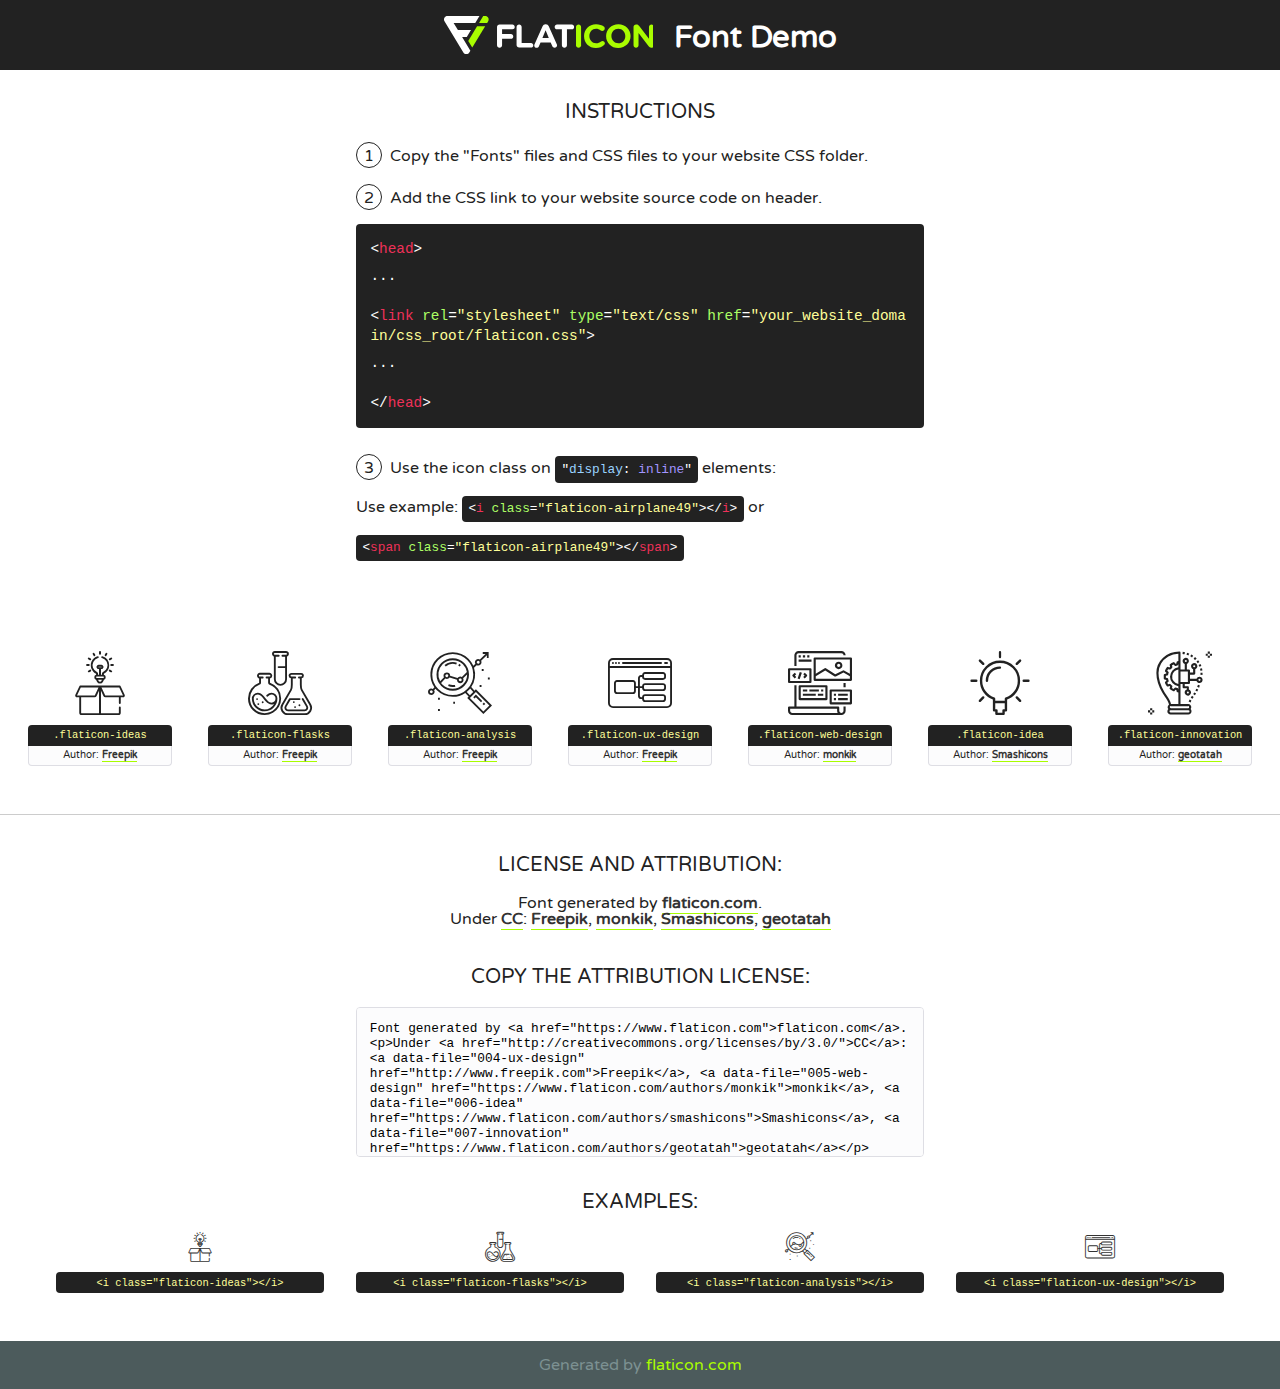
<file: fonts/flaticon/font/flaticon.html>
<!DOCTYPE html>
<!--
  Flaticon icon font: Flaticon
  Creation date: 20/03/2019 02:18
-->
<html>
<!DOCTYPE html>
<html>

<head>
    <title>Flaticon WebFont</title>
    <link href="http://fonts.googleapis.com/css?family=Varela+Round" rel="stylesheet" type="text/css" />
    <link rel="stylesheet" type="text/css" href="flaticon.css">
    <meta charset="UTF-8">
    <style>
    html, body, div, span, applet, object, iframe,
    h1, h2, h3, h4, h5, h6, p, blockquote, pre,
    a, abbr, acronym, address, big, cite, code,
    del, dfn, em, img, ins, kbd, q, s, samp,
    small, strike, strong, sub, sup, tt, var,
    b, u, i, center,
    dl, dt, dd, ol, ul, li,
    fieldset, form, label, legend,
    table, caption, tbody, tfoot, thead, tr, th, td,
    article, aside, canvas, details, embed, 
    figure, figcaption, footer, header, hgroup, 
    menu, nav, output, ruby, section, summary,
    time, mark, audio, video {
        margin: 0;
        padding: 0;
        border: 0;
        font-size: 100%;
        font: inherit;
        vertical-align: baseline;
    }
    /* HTML5 display-role reset for older browsers */
    article, aside, details, figcaption, figure, 
    footer, header, hgroup, menu, nav, section {
        display: block;
    }
    body {
        line-height: 1;
    }
    ol, ul {
        list-style: none;
    }
    blockquote, q {
        quotes: none;
    }
    blockquote:before, blockquote:after,
    q:before, q:after {
        content: '';
        content: none;
    }
    table {
        border-collapse: collapse;
        border-spacing: 0;
    }
    body {
        font-family: 'Varela Round', Helvetica, Arial, sans-serif;
        font-size: 16px;
        color: #222;
    }
    a {
        color: #333;
        border-bottom: 1px solid #a9fd00;
        font-weight: bold;
        text-decoration: none;
    }
    * {
        -moz-box-sizing: border-box;
        -webkit-box-sizing: border-box;
        box-sizing: border-box;
        margin: 0;
        padding: 0;
    }
    [class^="flaticon-"]:before, [class*=" flaticon-"]:before, [class^="flaticon-"]:after, [class*=" flaticon-"]:after {
        font-family: Flaticon;
        font-size: 30px;
        font-style: normal;
        margin-left: 20px;
        color: #333;
    }
    .wrapper {
        max-width: 600px;
        margin: auto;
        padding: 0 1em;
    }
    .title {
        font-size: 1.25em;
        text-align: center;
        margin-bottom: 1em;
        text-transform: uppercase;
    }
    header {
        text-align: center;
        background-color: #222;
        color: #fff;
        padding: 1em;
    }
    header .logo {
        width: 210px;
        height: 38px;
        display: inline-block;
        vertical-align: middle;
        margin-right: 1em;
        border: none;
    }
    header strong {
        font-size: 1.95em;
        font-weight: bold;
        vertical-align: middle;
        margin-top: 5px;
        display: inline-block;
    }
    .demo {
        margin: 2em auto;
        line-height: 1.25em;
    }
    .demo ul li {
        margin-bottom: 1em;
    }
    .demo ul li .num {
        color: #222;
        border-radius: 20px;
        display: inline-block;
        width: 26px;
        padding: 3px;
        height: 26px;
        text-align: center;
        margin-right: 0.5em;
        border: 1px solid #222;
    }
    .demo ul li code {
        background-color: #222;
        border-radius: 4px;
        padding: 0.25em 0.5em;
        display: inline-block;
        color: #fff;
        font-family: Consolas,Monaco,Lucida Console,Liberation Mono,DejaVu Sans Mono,Bitstream Vera Sans Mono,Courier New, monospace;
        font-weight: lighter;
        margin-top: 1em;
        font-size: 0.8em;
        word-break: break-all;
    }
    .demo ul li code.big {
        padding: 1em;
        font-size: 0.9em;
    }
    .demo ul li code .red {
        color: #EF3159;
    }
    .demo ul li code .green {
        color: #ACFF65;
    }
    .demo ul li code .yellow {
        color: #FFFF99;
    }
    .demo ul li code .blue {
        color: #99D3FF;
    }
    .demo ul li code .purple {
        color: #A295FF;
    }
    .demo ul li code .dots {
        margin-top: 0.5em;
        display: block;
    }
    #glyphs {
        border-bottom: 1px solid #ccc;
        padding: 2em 0;
        text-align: center;
    }
    .glyph {
        display: inline-block;
        width: 9em;
        margin: 1em;
        text-align: center;
        vertical-align: top;
        background: #FFF;
    }
    .glyph .glyph-icon {
        padding: 10px;
        display: block;
        font-family:"Flaticon";
        font-size: 64px;
        line-height: 1;
    }
    .glyph .glyph-icon:before {
        font-size: 64px;
        color: #222;
        margin-left: 0;
    }
    .class-name {
        font-size: 0.65em;
        background-color: #222;
        color: #fff;
        border-radius: 4px 4px 0 0;
        padding: 0.5em;
        color: #FFFF99;
        font-family: Consolas,Monaco,Lucida Console,Liberation Mono,DejaVu Sans Mono,Bitstream Vera Sans Mono,Courier New, monospace;
    }
    .author-name {
        font-size: 0.6em;
        background-color: #fcfcfd;
        border: 1px solid #DEDEE4;
        border-top: 0;
        border-radius: 0 0 4px 4px;
        padding: 0.5em;
    }
    .class-name:last-child {
        font-size: 10px;
        color:#888;
    }
    .class-name:last-child a {
        font-size: 10px;
        color:#555;
    }
    .class-name:last-child a:hover {
        color:#a9fd00;
    }
    .glyph > input {
        display: block;
        width: 100px;
        margin: 5px auto;
        text-align: center;
        font-size: 12px;
        cursor: text;
    }
    .glyph > input.icon-input {
        font-family:"Flaticon";
        font-size: 16px;
        margin-bottom: 10px;
    }
    .attribution .title {
        margin-top: 2em;
    }
    .attribution textarea {
        background-color: #fcfcfd;
        padding: 1em;
        border: none;
        box-shadow: none;
        border: 1px solid #DEDEE4;
        border-radius: 4px;
        resize: none;
        width: 100%;
        height: 150px;
        font-size: 0.8em;
        font-family: Consolas,Monaco,Lucida Console,Liberation Mono,DejaVu Sans Mono,Bitstream Vera Sans Mono,Courier New, monospace;
        -webkit-appearance: none;
    }
    .iconsuse {
        margin: 2em auto;
        text-align: center;
        max-width: 1200px;
    }
    .iconsuse:after {
        content: '';
        display: table;
        clear: both;
    }
    .iconsuse .image {
        float: left;
        width: 25%;
        padding: 0 1em;
    }
    .iconsuse .image p {
        margin-bottom: 1em;
    }
    .iconsuse .image span {
        display: block;
        font-size: 0.65em;
        background-color: #222;
        color: #fff;
        border-radius: 4px;
        padding: 0.5em;
        color: #FFFF99;
        margin-top: 1em;
        font-family: Consolas,Monaco,Lucida Console,Liberation Mono,DejaVu Sans Mono,Bitstream Vera Sans Mono,Courier New, monospace;
    }
    #footer {
        text-align: center;
        background-color: #4C5B5C;
        color: #7c9192;
        padding: 1em;
    }
    #footer a {
        border: none;
        color: #a9fd00;
        font-weight: normal;
    }
    @media (max-width: 960px) {
        .iconsuse .image {
            width: 50%;
        }
    }
    @media (max-width: 560px) {
        .iconsuse .image {
            width: 100%;
        }
    }
    </style>
</head>

<body class="characters-off">

    <header>
        <a href="https://www.flaticon.com" target="_blank" class="logo">
            <svg version="1.1" xmlns="http://www.w3.org/2000/svg" xmlns:xlink="http://www.w3.org/1999/xlink" xmlns:a="http://ns.adobe.com/AdobeSVGViewerExtensions/3.0/" viewBox="0 0 560.875 102.036" enable-background="new 0 0 560.875 102.036" xml:space="preserve">
                <defs>
                </defs>
                <g>
                    <g class="letters">
                        <path fill="#ffffff" d="M141.596,29.675c0-3.777,2.985-6.767,6.764-6.767h34.438c3.426,0,6.15,2.728,6.15,6.15
                        c0,3.43-2.724,6.149-6.15,6.149h-27.674v13.091h23.719c3.429,0,6.151,2.724,6.151,6.15c0,3.43-2.723,6.149-6.151,6.149h-23.719
                        v17.574c0,3.773-2.986,6.761-6.764,6.761c-3.779,0-6.764-2.989-6.764-6.761V29.675z"></path>
                        <path fill="#ffffff" d="M193.844,29.149c0-3.781,2.985-6.767,6.764-6.767c3.776,0,6.763,2.985,6.763,6.767v42.957h25.039
                        c3.426,0,6.149,2.726,6.149,6.153c0,3.425-2.723,6.15-6.149,6.15h-31.802c-3.779,0-6.764-2.986-6.764-6.768V29.149z"></path>
                        <path fill="#ffffff" d="M241.891,75.71l21.438-48.407c1.492-3.341,4.215-5.357,7.906-5.357h0.792
                        c3.686,0,6.323,2.017,7.815,5.357l21.439,48.407c0.436,0.967,0.701,1.845,0.701,2.723c0,3.602-2.809,6.501-6.414,6.501
                        c-3.161,0-5.269-1.845-6.499-4.655l-4.132-9.661h-27.059l-4.301,10.102c-1.144,2.631-3.426,4.214-6.237,4.214
                        c-3.517,0-6.24-2.81-6.24-6.325C241.1,77.64,241.451,76.677,241.891,75.71z M279.932,58.666l-8.521-20.297l-8.526,20.297H279.932
                        z"></path>
                        <path fill="#ffffff" d="M314.864,35.387H301.86c-3.429,0-6.239-2.813-6.239-6.238c0-3.429,2.811-6.24,6.239-6.24h39.533
                        c3.426,0,6.237,2.811,6.237,6.24c0,3.425-2.811,6.238-6.237,6.238h-13.001v42.785c0,3.773-2.99,6.761-6.764,6.761
                        c-3.779,0-6.764-2.989-6.764-6.761V35.387z"></path>
                        <path fill="#A9FD00" d="M352.615,29.149c0-3.781,2.985-6.767,6.767-6.767c3.774,0,6.761,2.985,6.761,6.767v49.024
                        c0,3.773-2.987,6.761-6.761,6.761c-3.781,0-6.767-2.989-6.767-6.761V29.149z"></path>
                        <path fill="#A9FD00" d="M374.132,53.836v-0.179c0-17.481,13.178-31.801,32.065-31.801c9.22,0,15.459,2.458,20.557,6.238
                        c1.402,1.054,2.637,2.985,2.637,5.357c0,3.692-2.985,6.59-6.681,6.59c-1.845,0-3.071-0.702-4.044-1.319
                        c-3.776-2.813-7.729-4.393-12.562-4.393c-10.364,0-17.831,8.611-17.831,19.154v0.173c0,10.542,7.291,19.329,17.831,19.329
                        c5.715,0,9.492-1.756,13.359-4.834c1.049-0.874,2.458-1.491,4.039-1.491c3.429,0,6.325,2.813,6.325,6.236
                        c0,2.106-1.056,3.78-2.282,4.834c-5.539,4.834-12.036,7.733-21.878,7.733C387.572,85.464,374.132,71.493,374.132,53.836z"></path>
                        <path fill="#A9FD00" d="M433.009,53.836v-0.179c0-17.481,13.79-31.801,32.766-31.801c18.981,0,32.592,14.143,32.592,31.628v0.173
                        c0,17.483-13.785,31.807-32.769,31.807C446.625,85.464,433.009,71.32,433.009,53.836z M484.224,53.836v-0.179
                        c0-10.539-7.725-19.326-18.626-19.326c-10.893,0-18.449,8.611-18.449,19.154v0.173c0,10.542,7.73,19.329,18.626,19.329
                        C476.676,72.986,484.224,64.378,484.224,53.836z"></path>
                        <path fill="#A9FD00" d="M506.233,29.321c0-3.774,2.99-6.763,6.767-6.763h1.401c3.252,0,5.183,1.583,7.029,3.953l26.093,34.265
                        V29.059c0-3.692,2.99-6.677,6.681-6.677c3.683,0,6.671,2.985,6.671,6.677v48.934c0,3.78-2.987,6.765-6.764,6.765h-0.436
                        c-3.257,0-5.188-1.581-7.034-3.953l-27.056-35.492v32.944c0,3.687-2.985,6.676-6.678,6.676c-3.683,0-6.673-2.989-6.673-6.676
                        V29.321z"></path>
                    </g>
                    <g class="insignia">
                        <path fill="#ffffff" d="M48.372,56.137h12.517l11.156-18.537H37.186L25.688,18.539h57.825L94.668,0H9.271
                        C5.925,0,2.842,1.801,1.198,4.716c-1.644,2.907-1.593,6.482,0.134,9.343l50.38,83.501c1.678,2.781,4.689,4.476,7.938,4.476
                        c3.246,0,6.257-1.695,7.935-4.476l2.898-4.804L48.372,56.137z"></path>
                        <g class="i">
                            <path fill="#A9FD00" d="M93.575,18.539h0.031v0.004l21.652,0.004l2.705-4.488c1.727-2.861,1.778-6.436,0.133-9.343
                            C116.454,1.801,113.371,0,110.026,0h-5.294L93.575,18.539z"></path>
                            <polygon fill="#A9FD00" points="88.291,27.356 64.725,66.486 75.519,84.404 109.942,27.356"></polygon>
                        </g>
                    </g>
                </g>
            </svg>
        </a>
        <strong>Font Demo</strong>
    </header>


    <section class="demo wrapper">

        <p class="title">Instructions</p>

        <ul>
            <li>
                <span class="num">1</span>Copy the "Fonts" files and CSS files to your website CSS folder.
            </li>
            <li>
                <span class="num">2</span>Add the CSS link to your website source code on header.
                <code class="big">
                    &lt;<span class="red">head</span>&gt;
                    <br/><span class="dots">...</span>
                    <br/>&lt;<span class="red">link</span> <span class="green">rel</span>=<span class="yellow">"stylesheet"</span> <span class="green">type</span>=<span class="yellow">"text/css"</span> <span class="green">href</span>=<span class="yellow">"your_website_domain/css_root/flaticon.css"</span>&gt;
                    <br/><span class="dots">...</span>
                    <br/>&lt;/<span class="red">head</span>&gt;
                </code>
            </li>

            <li>
                <p>
                    <span class="num">3</span>Use the icon class on <code>"<span class="blue">display</span>:<span class="purple"> inline</span>"</code> elements:
                    <br />
                    Use example: <code>&lt;<span class="red">i</span> <span class="green">class</span>=<span class="yellow">&quot;flaticon-airplane49&quot;</span>&gt;&lt;/<span class="red">i</span>&gt;</code> or <code>&lt;<span class="red">span</span> <span class="green">class</span>=<span class="yellow">&quot;flaticon-airplane49&quot;</span>&gt;&lt;/<span class="red">span</span>&gt;</code>
            </li>
        </ul>

    </section>




   <section id="glyphs">          
    
      
        <div class="glyph"><div class="glyph-icon flaticon-ideas"></div>
            <div class="class-name">.flaticon-ideas</div>
            <div class="author-name">Author: <a data-file="001-ideas" href="http://www.freepik.com">Freepik</a> </div> 
        </div>        
        
        <div class="glyph"><div class="glyph-icon flaticon-flasks"></div>
            <div class="class-name">.flaticon-flasks</div>
            <div class="author-name">Author: <a data-file="002-flasks" href="http://www.freepik.com">Freepik</a> </div> 
        </div>        
        
        <div class="glyph"><div class="glyph-icon flaticon-analysis"></div>
            <div class="class-name">.flaticon-analysis</div>
            <div class="author-name">Author: <a data-file="003-analysis" href="http://www.freepik.com">Freepik</a> </div> 
        </div>        
        
        <div class="glyph"><div class="glyph-icon flaticon-ux-design"></div>
            <div class="class-name">.flaticon-ux-design</div>
            <div class="author-name">Author: <a data-file="004-ux-design" href="http://www.freepik.com">Freepik</a> </div> 
        </div>        
        
        <div class="glyph"><div class="glyph-icon flaticon-web-design"></div>
            <div class="class-name">.flaticon-web-design</div>
            <div class="author-name">Author: <a data-file="005-web-design" href="https://www.flaticon.com/authors/monkik">monkik</a> </div> 
        </div>        
        
        <div class="glyph"><div class="glyph-icon flaticon-idea"></div>
            <div class="class-name">.flaticon-idea</div>
            <div class="author-name">Author: <a data-file="006-idea" href="https://www.flaticon.com/authors/smashicons">Smashicons</a> </div> 
        </div>        
        
        <div class="glyph"><div class="glyph-icon flaticon-innovation"></div>
            <div class="class-name">.flaticon-innovation</div>
            <div class="author-name">Author: <a data-file="007-innovation" href="https://www.flaticon.com/authors/geotatah">geotatah</a> </div> 
        </div>        
        

    </section>



    <section class="attribution wrapper"   style="text-align:center;">

      <div class="title">License and attribution:</div><div class="attrDiv">Font generated by <a href="https://www.flaticon.com">flaticon.com</a>. <div><p>Under <a href="http://creativecommons.org/licenses/by/3.0/">CC</a>: <a data-file="004-ux-design" href="http://www.freepik.com">Freepik</a>, <a data-file="005-web-design" href="https://www.flaticon.com/authors/monkik">monkik</a>, <a data-file="006-idea" href="https://www.flaticon.com/authors/smashicons">Smashicons</a>, <a data-file="007-innovation" href="https://www.flaticon.com/authors/geotatah">geotatah</a></p>  </div>
      </div>
      <div class="title">Copy the Attribution License:</div>

    <textarea onclick="this.focus();this.select();">Font generated by &lt;a href=&quot;https://www.flaticon.com&quot;&gt;flaticon.com&lt;/a&gt;. <p>Under <a href="http://creativecommons.org/licenses/by/3.0/">CC</a>: <a data-file="004-ux-design" href="http://www.freepik.com">Freepik</a>, <a data-file="005-web-design" href="https://www.flaticon.com/authors/monkik">monkik</a>, <a data-file="006-idea" href="https://www.flaticon.com/authors/smashicons">Smashicons</a>, <a data-file="007-innovation" href="https://www.flaticon.com/authors/geotatah">geotatah</a></p>  
     </textarea>

    </section>

    <section class="iconsuse">

          <div class="title">Examples:</div>            
             
            <div class="image">
                <p>
                    <i class="glyph-icon flaticon-ideas"></i> 
                    <span>&lt;i class=&quot;flaticon-ideas&quot;&gt;&lt;/i&gt;</span>
                </p>
            </div>
            
            <div class="image">
                <p>
                    <i class="glyph-icon flaticon-flasks"></i> 
                    <span>&lt;i class=&quot;flaticon-flasks&quot;&gt;&lt;/i&gt;</span>
                </p>
            </div>
            
            <div class="image">
                <p>
                    <i class="glyph-icon flaticon-analysis"></i> 
                    <span>&lt;i class=&quot;flaticon-analysis&quot;&gt;&lt;/i&gt;</span>
                </p>
            </div>
            
            <div class="image">
                <p>
                    <i class="glyph-icon flaticon-ux-design"></i> 
                    <span>&lt;i class=&quot;flaticon-ux-design&quot;&gt;&lt;/i&gt;</span>
                </p>
            </div>
                       
        </div>
                            
    </section>

<div id="footer">
    <div>Generated by <a href="https://www.flaticon.com">flaticon.com</a>
    </div>
</div>



</body>
</html>
</file>
<file: css/animation.css>
/* ----------------------------------------------
 * Generated by Animista on 2025-1-6 11:42:57
 * Licensed under FreeBSD License.
 * See http://animista.net/license for more info. 
 * w: http://animista.net, t: @cssanimista
 * ---------------------------------------------- */

/**
 * ----------------------------------------
 * animation vibrate-1
 * ----------------------------------------
 */
 @-webkit-keyframes vibrate-1 {
    0% {
      -webkit-transform: translate(0);
              transform: translate(0);
    }
    20% {
      -webkit-transform: translate(-2px, 2px);
              transform: translate(-2px, 2px);
    }
    40% {
      -webkit-transform: translate(-2px, -2px);
              transform: translate(-2px, -2px);
    }
    60% {
      -webkit-transform: translate(2px, 2px);
              transform: translate(2px, 2px);
    }
    80% {
      -webkit-transform: translate(2px, -2px);
              transform: translate(2px, -2px);
    }
    100% {
      -webkit-transform: translate(0);
              transform: translate(0);
    }
  }
  @keyframes vibrate-1 {
    0% {
      -webkit-transform: translate(0);
              transform: translate(0);
    }
    20% {
      -webkit-transform: translate(-2px, 2px);
              transform: translate(-2px, 2px);
    }
    40% {
      -webkit-transform: translate(-2px, -2px);
              transform: translate(-2px, -2px);
    }
    60% {
      -webkit-transform: translate(2px, 2px);
              transform: translate(2px, 2px);
    }
    80% {
      -webkit-transform: translate(2px, -2px);
              transform: translate(2px, -2px);
    }
    100% {
      -webkit-transform: translate(0);
              transform: translate(0);
    }
  }
  /* ----------------------------------------------
 * Generated by Animista on 2025-1-6 11:51:10
 * Licensed under FreeBSD License.
 * See http://animista.net/license for more info. 
 * w: http://animista.net, t: @cssanimista
 * ---------------------------------------------- */

/**
 * ----------------------------------------
 * animation slide-in-right
 * ----------------------------------------
 */
@-webkit-keyframes slide-in-right {
    0% {
      -webkit-transform: translateX(1000px);
              transform: translateX(1000px);
      opacity: 0;
    }
    100% {
      -webkit-transform: translateX(0);
              transform: translateX(0);
      opacity: 1;
    }
  }
  @keyframes slide-in-right {
    0% {
      -webkit-transform: translateX(1000px);
              transform: translateX(1000px);
      opacity: 0;
    }
    100% {
      -webkit-transform: translateX(0);
              transform: translateX(0);
      opacity: 1;
    }
  }
  /* ----------------------------------------------
 * Generated by Animista on 2025-1-6 11:53:12
 * Licensed under FreeBSD License.
 * See http://animista.net/license for more info. 
 * w: http://animista.net, t: @cssanimista
 * ---------------------------------------------- */

/**
 * ----------------------------------------
 * animation tracking-in-expand
 * ----------------------------------------
 */
@-webkit-keyframes tracking-in-expand {
    0% {
      letter-spacing: -0.5em;
      opacity: 0;
    }
    40% {
      opacity: 0.6;
    }
    100% {
      opacity: 1;
    }
  }
  @keyframes tracking-in-expand {
    0% {
      letter-spacing: -0.5em;
      opacity: 0;
    }
    40% {
      opacity: 0.6;
    }
    100% {
      opacity: 1;
    }
  }
  /* ----------------------------------------------
 * Generated by Animista on 2025-1-8 12:5:10
 * Licensed under FreeBSD License.
 * See http://animista.net/license for more info. 
 * w: http://animista.net, t: @cssanimista
 * ---------------------------------------------- */

/**
 * ----------------------------------------
 * animation bounce-top
 * ----------------------------------------
 */
@-webkit-keyframes bounce-top {
  0% {
    -webkit-transform: translateY(-45px);
            transform: translateY(-45px);
    -webkit-animation-timing-function: ease-in;
            animation-timing-function: ease-in;
    opacity: 1;
  }
  24% {
    opacity: 1;
  }
  40% {
    -webkit-transform: translateY(-24px);
            transform: translateY(-24px);
    -webkit-animation-timing-function: ease-in;
            animation-timing-function: ease-in;
  }
  65% {
    -webkit-transform: translateY(-12px);
            transform: translateY(-12px);
    -webkit-animation-timing-function: ease-in;
            animation-timing-function: ease-in;
  }
  82% {
    -webkit-transform: translateY(-6px);
            transform: translateY(-6px);
    -webkit-animation-timing-function: ease-in;
            animation-timing-function: ease-in;
  }
  93% {
    -webkit-transform: translateY(-4px);
            transform: translateY(-4px);
    -webkit-animation-timing-function: ease-in;
            animation-timing-function: ease-in;
  }
  25%,
  55%,
  75%,
  87% {
    -webkit-transform: translateY(0px);
            transform: translateY(0px);
    -webkit-animation-timing-function: ease-out;
            animation-timing-function: ease-out;
  }
  100% {
    -webkit-transform: translateY(0px);
            transform: translateY(0px);
    -webkit-animation-timing-function: ease-out;
            animation-timing-function: ease-out;
    opacity: 1;
  }
}
@keyframes bounce-top {
  0% {
    -webkit-transform: translateY(-45px);
            transform: translateY(-45px);
    -webkit-animation-timing-function: ease-in;
            animation-timing-function: ease-in;
    opacity: 1;
  }
  24% {
    opacity: 1;
  }
  40% {
    -webkit-transform: translateY(-24px);
            transform: translateY(-24px);
    -webkit-animation-timing-function: ease-in;
            animation-timing-function: ease-in;
  }
  65% {
    -webkit-transform: translateY(-12px);
            transform: translateY(-12px);
    -webkit-animation-timing-function: ease-in;
            animation-timing-function: ease-in;
  }
  82% {
    -webkit-transform: translateY(-6px);
            transform: translateY(-6px);
    -webkit-animation-timing-function: ease-in;
            animation-timing-function: ease-in;
  }
  93% {
    -webkit-transform: translateY(-4px);
            transform: translateY(-4px);
    -webkit-animation-timing-function: ease-in;
            animation-timing-function: ease-in;
  }
  25%,
  55%,
  75%,
  87% {
    -webkit-transform: translateY(0px);
            transform: translateY(0px);
    -webkit-animation-timing-function: ease-out;
            animation-timing-function: ease-out;
  }
  100% {
    -webkit-transform: translateY(0px);
            transform: translateY(0px);
    -webkit-animation-timing-function: ease-out;
            animation-timing-function: ease-out;
    opacity: 1;
  }
}
/* ----------------------------------------------
 * Generated by Animista on 2025-1-8 12:11:22
 * Licensed under FreeBSD License.
 * See http://animista.net/license for more info. 
 * w: http://animista.net, t: @cssanimista
 * ---------------------------------------------- */

/**
 * ----------------------------------------
 * animation scale-in-center
 * ----------------------------------------
 */
 @-webkit-keyframes scale-in-center {
  0% {
    -webkit-transform: scale(0);
            transform: scale(0);
    opacity: 1;
  }
  100% {
    -webkit-transform: scale(1);
            transform: scale(1);
    opacity: 1;
  }
}
@keyframes scale-in-center {
  0% {
    -webkit-transform: scale(0);
            transform: scale(0);
    opacity: 1;
  }
  100% {
    -webkit-transform: scale(1);
            transform: scale(1);
    opacity: 1;
  }
}
</file>
<file: css/flaticon.css>
/*
  	Flaticon icon font: Flaticon
  	Creation date: 04/01/2019 13:45
  	*/


@font-face {
  font-family: "Flaticon";
  src: url("../fonts/flaticon/font/Flaticon.eot");
  src: url("../fonts/flaticon/font/Flaticon.eot?#iefix") format("embedded-opentype"),
       url("../fonts/flaticon/font/Flaticon.woff") format("woff"),
       url("../fonts/flaticon/font/Flaticon.ttf") format("truetype"),
       url("../fonts/flaticon/font/Flaticon.svg#Flaticon") format("svg");
  font-weight: normal;
  font-style: normal;
}

@media screen and (-webkit-min-device-pixel-ratio:0) {
  @font-face {
    font-family: "Flaticon";
    src: url("../fonts/flaticon/font/Flaticon.svg#Flaticon") format("svg");
  }
}

[class^="flaticon-"]:before, [class*=" flaticon-"]:before,
[class^="flaticon-"]:after, [class*=" flaticon-"]:after {   
  font-family: Flaticon;
  font-style: normal;
  font-weight: normal;
  font-variant: normal;
  text-transform: none;
  line-height: 1;

  /* Better Font Rendering =========== */
  -webkit-font-smoothing: antialiased;
  -moz-osx-font-smoothing: grayscale;
}

.flaticon-ideas:before { content: "\f100"; }
.flaticon-flasks:before { content: "\f101"; }
.flaticon-analysis:before { content: "\f102"; }
.flaticon-ux-design:before { content: "\f103"; }
.flaticon-web-design:before { content: "\f104"; }
.flaticon-idea:before { content: "\f105"; }
.flaticon-innovation:before { content: "\f106"; }
</file>
<file: css/icomoon.css>
@font-face {
  font-family: 'icomoon';
  src:  url('../fonts/icomoon/icomoon.eot?6tt51o');
  src:  url('../fonts/icomoon/icomoon.eot?6tt51o#iefix') format('embedded-opentype'),
    url('../fonts/icomoon/icomoon.ttf?6tt51o') format('truetype'),
    url('../fonts/icomoon/icomoon.woff?6tt51o') format('woff'),
    url('../fonts/icomoon/icomoon.svg?6tt51o#icomoon') format('svg');
  font-weight: normal;
  font-style: normal;
}

[class^="icon-"], [class*=" icon-"] {
  /* use !important to prevent issues with browser extensions that change fonts */
  font-family: 'icomoon' !important;
  speak: none;
  font-style: normal;
  font-weight: normal;
  font-variant: normal;
  text-transform: none;
  line-height: 1;

  /* Better Font Rendering =========== */
  -webkit-font-smoothing: antialiased;
  -moz-osx-font-smoothing: grayscale;
}

.icon-asterisk:before {
  content: "\f069";
}
.icon-plus:before {
  content: "\f067";
}
.icon-question:before {
  content: "\f128";
}
.icon-minus:before {
  content: "\f068";
}
.icon-glass:before {
  content: "\f000";
}
.icon-music:before {
  content: "\f001";
}
.icon-search:before {
  content: "\f002";
}
.icon-envelope-o:before {
  content: "\f003";
}
.icon-heart:before {
  content: "\f004";
}
.icon-star:before {
  content: "\f005";
}
.icon-star-o:before {
  content: "\f006";
}
.icon-user:before {
  content: "\f007";
}
.icon-film:before {
  content: "\f008";
}
.icon-th-large:before {
  content: "\f009";
}
.icon-th:before {
  content: "\f00a";
}
.icon-th-list:before {
  content: "\f00b";
}
.icon-check:before {
  content: "\f00c";
}
.icon-close:before {
  content: "\f00d";
}
.icon-remove:before {
  content: "\f00d";
}
.icon-times:before {
  content: "\f00d";
}
.icon-search-plus:before {
  content: "\f00e";
}
.icon-search-minus:before {
  content: "\f010";
}
.icon-power-off:before {
  content: "\f011";
}
.icon-signal:before {
  content: "\f012";
}
.icon-cog:before {
  content: "\f013";
}
.icon-gear:before {
  content: "\f013";
}
.icon-trash-o:before {
  content: "\f014";
}
.icon-home:before {
  content: "\f015";
}
.icon-file-o:before {
  content: "\f016";
}
.icon-clock-o:before {
  content: "\f017";
}
.icon-road:before {
  content: "\f018";
}
.icon-download:before {
  content: "\f019";
}
.icon-arrow-circle-o-down:before {
  content: "\f01a";
}
.icon-arrow-circle-o-up:before {
  content: "\f01b";
}
.icon-inbox:before {
  content: "\f01c";
}
.icon-play-circle-o:before {
  content: "\f01d";
}
.icon-repeat:before {
  content: "\f01e";
}
.icon-rotate-right:before {
  content: "\f01e";
}
.icon-refresh:before {
  content: "\f021";
}
.icon-list-alt:before {
  content: "\f022";
}
.icon-lock:before {
  content: "\f023";
}
.icon-flag:before {
  content: "\f024";
}
.icon-headphones:before {
  content: "\f025";
}
.icon-volume-off:before {
  content: "\f026";
}
.icon-volume-down:before {
  content: "\f027";
}
.icon-volume-up:before {
  content: "\f028";
}
.icon-qrcode:before {
  content: "\f029";
}
.icon-barcode:before {
  content: "\f02a";
}
.icon-tag:before {
  content: "\f02b";
}
.icon-tags:before {
  content: "\f02c";
}
.icon-book:before {
  content: "\f02d";
}
.icon-bookmark:before {
  content: "\f02e";
}
.icon-print:before {
  content: "\f02f";
}
.icon-camera:before {
  content: "\f030";
}
.icon-font:before {
  content: "\f031";
}
.icon-bold:before {
  content: "\f032";
}
.icon-italic:before {
  content: "\f033";
}
.icon-text-height:before {
  content: "\f034";
}
.icon-text-width:before {
  content: "\f035";
}
.icon-align-left:before {
  content: "\f036";
}
.icon-align-center:before {
  content: "\f037";
}
.icon-align-right:before {
  content: "\f038";
}
.icon-align-justify:before {
  content: "\f039";
}
.icon-list:before {
  content: "\f03a";
}
.icon-dedent:before {
  content: "\f03b";
}
.icon-outdent:before {
  content: "\f03b";
}
.icon-indent:before {
  content: "\f03c";
}
.icon-video-camera:before {
  content: "\f03d";
}
.icon-image:before {
  content: "\f03e";
}
.icon-photo:before {
  content: "\f03e";
}
.icon-picture-o:before {
  content: "\f03e";
}
.icon-pencil:before {
  content: "\f040";
}
.icon-map-marker:before {
  content: "\f041";
}
.icon-adjust:before {
  content: "\f042";
}
.icon-tint:before {
  content: "\f043";
}
.icon-edit:before {
  content: "\f044";
}
.icon-pencil-square-o:before {
  content: "\f044";
}
.icon-share-square-o:before {
  content: "\f045";
}
.icon-check-square-o:before {
  content: "\f046";
}
.icon-arrows:before {
  content: "\f047";
}
.icon-step-backward:before {
  content: "\f048";
}
.icon-fast-backward:before {
  content: "\f049";
}
.icon-backward:before {
  content: "\f04a";
}
.icon-play:before {
  content: "\f04b";
}
.icon-pause:before {
  content: "\f04c";
}
.icon-stop:before {
  content: "\f04d";
}
.icon-forward:before {
  content: "\f04e";
}
.icon-fast-forward:before {
  content: "\f050";
}
.icon-step-forward:before {
  content: "\f051";
}
.icon-eject:before {
  content: "\f052";
}
.icon-chevron-left:before {
  content: "\f053";
}
.icon-chevron-right:before {
  content: "\f054";
}
.icon-plus-circle:before {
  content: "\f055";
}
.icon-minus-circle:before {
  content: "\f056";
}
.icon-times-circle:before {
  content: "\f057";
}
.icon-check-circle:before {
  content: "\f058";
}
.icon-question-circle:before {
  content: "\f059";
}
.icon-info-circle:before {
  content: "\f05a";
}
.icon-crosshairs:before {
  content: "\f05b";
}
.icon-times-circle-o:before {
  content: "\f05c";
}
.icon-check-circle-o:before {
  content: "\f05d";
}
.icon-ban:before {
  content: "\f05e";
}
.icon-arrow-left:before {
  content: "\f060";
}
.icon-arrow-right:before {
  content: "\f061";
}
.icon-arrow-up:before {
  content: "\f062";
}
.icon-arrow-down:before {
  content: "\f063";
}
.icon-mail-forward:before {
  content: "\f064";
}
.icon-share:before {
  content: "\f064";
}
.icon-expand:before {
  content: "\f065";
}
.icon-compress:before {
  content: "\f066";
}
.icon-exclamation-circle:before {
  content: "\f06a";
}
.icon-gift:before {
  content: "\f06b";
}
.icon-leaf:before {
  content: "\f06c";
}
.icon-fire:before {
  content: "\f06d";
}
.icon-eye:before {
  content: "\f06e";
}
.icon-eye-slash:before {
  content: "\f070";
}
.icon-exclamation-triangle:before {
  content: "\f071";
}
.icon-warning:before {
  content: "\f071";
}
.icon-plane:before {
  content: "\f072";
}
.icon-calendar:before {
  content: "\f073";
}
.icon-random:before {
  content: "\f074";
}
.icon-comment:before {
  content: "\f075";
}
.icon-magnet:before {
  content: "\f076";
}
.icon-chevron-up:before {
  content: "\f077";
}
.icon-chevron-down:before {
  content: "\f078";
}
.icon-retweet:before {
  content: "\f079";
}
.icon-shopping-cart:before {
  content: "\f07a";
}
.icon-folder:before {
  content: "\f07b";
}
.icon-folder-open:before {
  content: "\f07c";
}
.icon-arrows-v:before {
  content: "\f07d";
}
.icon-arrows-h:before {
  content: "\f07e";
}
.icon-bar-chart:before {
  content: "\f080";
}
.icon-bar-chart-o:before {
  content: "\f080";
}
.icon-twitter-square:before {
  content: "\f081";
}
.icon-facebook-square:before {
  content: "\f082";
}
.icon-camera-retro:before {
  content: "\f083";
}
.icon-key:before {
  content: "\f084";
}
.icon-cogs:before {
  content: "\f085";
}
.icon-gears:before {
  content: "\f085";
}
.icon-comments:before {
  content: "\f086";
}
.icon-thumbs-o-up:before {
  content: "\f087";
}
.icon-thumbs-o-down:before {
  content: "\f088";
}
.icon-star-half:before {
  content: "\f089";
}
.icon-heart-o:before {
  content: "\f08a";
}
.icon-sign-out:before {
  content: "\f08b";
}
.icon-linkedin-square:before {
  content: "\f08c";
}
.icon-thumb-tack:before {
  content: "\f08d";
}
.icon-external-link:before {
  content: "\f08e";
}
.icon-sign-in:before {
  content: "\f090";
}
.icon-trophy:before {
  content: "\f091";
}
.icon-github-square:before {
  content: "\f092";
}
.icon-upload:before {
  content: "\f093";
}
.icon-lemon-o:before {
  content: "\f094";
}
.icon-phone:before {
  content: "\f095";
}
.icon-square-o:before {
  content: "\f096";
}
.icon-bookmark-o:before {
  content: "\f097";
}
.icon-phone-square:before {
  content: "\f098";
}
.icon-twitter:before {
  content: "\f099";
}
.icon-facebook:before {
  content: "\f09a";
}
.icon-facebook-f:before {
  content: "\f09a";
}
.icon-github:before {
  content: "\f09b";
}
.icon-unlock:before {
  content: "\f09c";
}
.icon-credit-card:before {
  content: "\f09d";
}
.icon-feed:before {
  content: "\f09e";
}
.icon-rss:before {
  content: "\f09e";
}
.icon-hdd-o:before {
  content: "\f0a0";
}
.icon-bullhorn:before {
  content: "\f0a1";
}
.icon-bell-o:before {
  content: "\f0a2";
}
.icon-certificate:before {
  content: "\f0a3";
}
.icon-hand-o-right:before {
  content: "\f0a4";
}
.icon-hand-o-left:before {
  content: "\f0a5";
}
.icon-hand-o-up:before {
  content: "\f0a6";
}
.icon-hand-o-down:before {
  content: "\f0a7";
}
.icon-arrow-circle-left:before {
  content: "\f0a8";
}
.icon-arrow-circle-right:before {
  content: "\f0a9";
}
.icon-arrow-circle-up:before {
  content: "\f0aa";
}
.icon-arrow-circle-down:before {
  content: "\f0ab";
}
.icon-globe:before {
  content: "\f0ac";
}
.icon-wrench:before {
  content: "\f0ad";
}
.icon-tasks:before {
  content: "\f0ae";
}
.icon-filter:before {
  content: "\f0b0";
}
.icon-briefcase:before {
  content: "\f0b1";
}
.icon-arrows-alt:before {
  content: "\f0b2";
}
.icon-group:before {
  content: "\f0c0";
}
.icon-users:before {
  content: "\f0c0";
}
.icon-chain:before {
  content: "\f0c1";
}
.icon-link:before {
  content: "\f0c1";
}
.icon-cloud:before {
  content: "\f0c2";
}
.icon-flask:before {
  content: "\f0c3";
}
.icon-cut:before {
  content: "\f0c4";
}
.icon-scissors:before {
  content: "\f0c4";
}
.icon-copy:before {
  content: "\f0c5";
}
.icon-files-o:before {
  content: "\f0c5";
}
.icon-paperclip:before {
  content: "\f0c6";
}
.icon-floppy-o:before {
  content: "\f0c7";
}
.icon-save:before {
  content: "\f0c7";
}
.icon-square:before {
  content: "\f0c8";
}
.icon-bars:before {
  content: "\f0c9";
}
.icon-navicon:before {
  content: "\f0c9";
}
.icon-reorder:before {
  content: "\f0c9";
}
.icon-list-ul:before {
  content: "\f0ca";
}
.icon-list-ol:before {
  content: "\f0cb";
}
.icon-strikethrough:before {
  content: "\f0cc";
}
.icon-underline:before {
  content: "\f0cd";
}
.icon-table:before {
  content: "\f0ce";
}
.icon-magic:before {
  content: "\f0d0";
}
.icon-truck:before {
  content: "\f0d1";
}
.icon-pinterest:before {
  content: "\f0d2";
}
.icon-pinterest-square:before {
  content: "\f0d3";
}
.icon-google-plus-square:before {
  content: "\f0d4";
}
.icon-google-plus:before {
  content: "\f0d5";
}
.icon-money:before {
  content: "\f0d6";
}
.icon-caret-down:before {
  content: "\f0d7";
}
.icon-caret-up:before {
  content: "\f0d8";
}
.icon-caret-left:before {
  content: "\f0d9";
}
.icon-caret-right:before {
  content: "\f0da";
}
.icon-columns:before {
  content: "\f0db";
}
.icon-sort:before {
  content: "\f0dc";
}
.icon-unsorted:before {
  content: "\f0dc";
}
.icon-sort-desc:before {
  content: "\f0dd";
}
.icon-sort-down:before {
  content: "\f0dd";
}
.icon-sort-asc:before {
  content: "\f0de";
}
.icon-sort-up:before {
  content: "\f0de";
}
.icon-envelope:before {
  content: "\f0e0";
}
.icon-linkedin:before {
  content: "\f0e1";
}
.icon-rotate-left:before {
  content: "\f0e2";
}
.icon-undo:before {
  content: "\f0e2";
}
.icon-gavel:before {
  content: "\f0e3";
}
.icon-legal:before {
  content: "\f0e3";
}
.icon-dashboard:before {
  content: "\f0e4";
}
.icon-tachometer:before {
  content: "\f0e4";
}
.icon-comment-o:before {
  content: "\f0e5";
}
.icon-comments-o:before {
  content: "\f0e6";
}
.icon-bolt:before {
  content: "\f0e7";
}
.icon-flash:before {
  content: "\f0e7";
}
.icon-sitemap:before {
  content: "\f0e8";
}
.icon-umbrella:before {
  content: "\f0e9";
}
.icon-clipboard:before {
  content: "\f0ea";
}
.icon-paste:before {
  content: "\f0ea";
}
.icon-lightbulb-o:before {
  content: "\f0eb";
}
.icon-exchange:before {
  content: "\f0ec";
}
.icon-cloud-download:before {
  content: "\f0ed";
}
.icon-cloud-upload:before {
  content: "\f0ee";
}
.icon-user-md:before {
  content: "\f0f0";
}
.icon-stethoscope:before {
  content: "\f0f1";
}
.icon-suitcase:before {
  content: "\f0f2";
}
.icon-bell:before {
  content: "\f0f3";
}
.icon-coffee:before {
  content: "\f0f4";
}
.icon-cutlery:before {
  content: "\f0f5";
}
.icon-file-text-o:before {
  content: "\f0f6";
}
.icon-building-o:before {
  content: "\f0f7";
}
.icon-hospital-o:before {
  content: "\f0f8";
}
.icon-ambulance:before {
  content: "\f0f9";
}
.icon-medkit:before {
  content: "\f0fa";
}
.icon-fighter-jet:before {
  content: "\f0fb";
}
.icon-beer:before {
  content: "\f0fc";
}
.icon-h-square:before {
  content: "\f0fd";
}
.icon-plus-square:before {
  content: "\f0fe";
}
.icon-angle-double-left:before {
  content: "\f100";
}
.icon-angle-double-right:before {
  content: "\f101";
}
.icon-angle-double-up:before {
  content: "\f102";
}
.icon-angle-double-down:before {
  content: "\f103";
}
.icon-angle-left:before {
  content: "\f104";
}
.icon-angle-right:before {
  content: "\f105";
}
.icon-angle-up:before {
  content: "\f106";
}
.icon-angle-down:before {
  content: "\f107";
}
.icon-desktop:before {
  content: "\f108";
}
.icon-laptop:before {
  content: "\f109";
}
.icon-tablet:before {
  content: "\f10a";
}
.icon-mobile:before {
  content: "\f10b";
}
.icon-mobile-phone:before {
  content: "\f10b";
}
.icon-circle-o:before {
  content: "\f10c";
}
.icon-quote-left:before {
  content: "\f10d";
}
.icon-quote-right:before {
  content: "\f10e";
}
.icon-spinner:before {
  content: "\f110";
}
.icon-circle:before {
  content: "\f111";
}
.icon-mail-reply:before {
  content: "\f112";
}
.icon-reply:before {
  content: "\f112";
}
.icon-github-alt:before {
  content: "\f113";
}
.icon-folder-o:before {
  content: "\f114";
}
.icon-folder-open-o:before {
  content: "\f115";
}
.icon-smile-o:before {
  content: "\f118";
}
.icon-frown-o:before {
  content: "\f119";
}
.icon-meh-o:before {
  content: "\f11a";
}
.icon-gamepad:before {
  content: "\f11b";
}
.icon-keyboard-o:before {
  content: "\f11c";
}
.icon-flag-o:before {
  content: "\f11d";
}
.icon-flag-checkered:before {
  content: "\f11e";
}
.icon-terminal:before {
  content: "\f120";
}
.icon-code:before {
  content: "\f121";
}
.icon-mail-reply-all:before {
  content: "\f122";
}
.icon-reply-all:before {
  content: "\f122";
}
.icon-star-half-empty:before {
  content: "\f123";
}
.icon-star-half-full:before {
  content: "\f123";
}
.icon-star-half-o:before {
  content: "\f123";
}
.icon-location-arrow:before {
  content: "\f124";
}
.icon-crop:before {
  content: "\f125";
}
.icon-code-fork:before {
  content: "\f126";
}
.icon-chain-broken:before {
  content: "\f127";
}
.icon-unlink:before {
  content: "\f127";
}
.icon-info:before {
  content: "\f129";
}
.icon-exclamation:before {
  content: "\f12a";
}
.icon-superscript:before {
  content: "\f12b";
}
.icon-subscript:before {
  content: "\f12c";
}
.icon-eraser:before {
  content: "\f12d";
}
.icon-puzzle-piece:before {
  content: "\f12e";
}
.icon-microphone:before {
  content: "\f130";
}
.icon-microphone-slash:before {
  content: "\f131";
}
.icon-shield:before {
  content: "\f132";
}
.icon-calendar-o:before {
  content: "\f133";
}
.icon-fire-extinguisher:before {
  content: "\f134";
}
.icon-rocket:before {
  content: "\f135";
}
.icon-maxcdn:before {
  content: "\f136";
}
.icon-chevron-circle-left:before {
  content: "\f137";
}
.icon-chevron-circle-right:before {
  content: "\f138";
}
.icon-chevron-circle-up:before {
  content: "\f139";
}
.icon-chevron-circle-down:before {
  content: "\f13a";
}
.icon-html5:before {
  content: "\f13b";
}
.icon-css3:before {
  content: "\f13c";
}
.icon-anchor:before {
  content: "\f13d";
}
.icon-unlock-alt:before {
  content: "\f13e";
}
.icon-bullseye:before {
  content: "\f140";
}
.icon-ellipsis-h:before {
  content: "\f141";
}
.icon-ellipsis-v:before {
  content: "\f142";
}
.icon-rss-square:before {
  content: "\f143";
}
.icon-play-circle:before {
  content: "\f144";
}
.icon-ticket:before {
  content: "\f145";
}
.icon-minus-square:before {
  content: "\f146";
}
.icon-minus-square-o:before {
  content: "\f147";
}
.icon-level-up:before {
  content: "\f148";
}
.icon-level-down:before {
  content: "\f149";
}
.icon-check-square:before {
  content: "\f14a";
}
.icon-pencil-square:before {
  content: "\f14b";
}
.icon-external-link-square:before {
  content: "\f14c";
}
.icon-share-square:before {
  content: "\f14d";
}
.icon-compass:before {
  content: "\f14e";
}
.icon-caret-square-o-down:before {
  content: "\f150";
}
.icon-toggle-down:before {
  content: "\f150";
}
.icon-caret-square-o-up:before {
  content: "\f151";
}
.icon-toggle-up:before {
  content: "\f151";
}
.icon-caret-square-o-right:before {
  content: "\f152";
}
.icon-toggle-right:before {
  content: "\f152";
}
.icon-eur:before {
  content: "\f153";
}
.icon-euro:before {
  content: "\f153";
}
.icon-gbp:before {
  content: "\f154";
}
.icon-dollar:before {
  content: "\f155";
}
.icon-usd:before {
  content: "\f155";
}
.icon-inr:before {
  content: "\f156";
}
.icon-rupee:before {
  content: "\f156";
}
.icon-cny:before {
  content: "\f157";
}
.icon-jpy:before {
  content: "\f157";
}
.icon-rmb:before {
  content: "\f157";
}
.icon-yen:before {
  content: "\f157";
}
.icon-rouble:before {
  content: "\f158";
}
.icon-rub:before {
  content: "\f158";
}
.icon-ruble:before {
  content: "\f158";
}
.icon-krw:before {
  content: "\f159";
}
.icon-won:before {
  content: "\f159";
}
.icon-bitcoin:before {
  content: "\f15a";
}
.icon-btc:before {
  content: "\f15a";
}
.icon-file:before {
  content: "\f15b";
}
.icon-file-text:before {
  content: "\f15c";
}
.icon-sort-alpha-asc:before {
  content: "\f15d";
}
.icon-sort-alpha-desc:before {
  content: "\f15e";
}
.icon-sort-amount-asc:before {
  content: "\f160";
}
.icon-sort-amount-desc:before {
  content: "\f161";
}
.icon-sort-numeric-asc:before {
  content: "\f162";
}
.icon-sort-numeric-desc:before {
  content: "\f163";
}
.icon-thumbs-up:before {
  content: "\f164";
}
.icon-thumbs-down:before {
  content: "\f165";
}
.icon-youtube-square:before {
  content: "\f166";
}
.icon-youtube:before {
  content: "\f167";
}
.icon-xing:before {
  content: "\f168";
}
.icon-xing-square:before {
  content: "\f169";
}
.icon-youtube-play:before {
  content: "\f16a";
}
.icon-dropbox:before {
  content: "\f16b";
}
.icon-stack-overflow:before {
  content: "\f16c";
}
.icon-instagram:before {
  content: "\f16d";
}
.icon-flickr:before {
  content: "\f16e";
}
.icon-adn:before {
  content: "\f170";
}
.icon-bitbucket:before {
  content: "\f171";
}
.icon-bitbucket-square:before {
  content: "\f172";
}
.icon-tumblr:before {
  content: "\f173";
}
.icon-tumblr-square:before {
  content: "\f174";
}
.icon-long-arrow-down:before {
  content: "\f175";
}
.icon-long-arrow-up:before {
  content: "\f176";
}
.icon-long-arrow-left:before {
  content: "\f177";
}
.icon-long-arrow-right:before {
  content: "\f178";
}
.icon-apple:before {
  content: "\f179";
}
.icon-windows:before {
  content: "\f17a";
}
.icon-android:before {
  content: "\f17b";
}
.icon-linux:before {
  content: "\f17c";
}
.icon-dribbble:before {
  content: "\f17d";
}
.icon-skype:before {
  content: "\f17e";
}
.icon-foursquare:before {
  content: "\f180";
}
.icon-trello:before {
  content: "\f181";
}
.icon-female:before {
  content: "\f182";
}
.icon-male:before {
  content: "\f183";
}
.icon-gittip:before {
  content: "\f184";
}
.icon-gratipay:before {
  content: "\f184";
}
.icon-sun-o:before {
  content: "\f185";
}
.icon-moon-o:before {
  content: "\f186";
}
.icon-archive:before {
  content: "\f187";
}
.icon-bug:before {
  content: "\f188";
}
.icon-vk:before {
  content: "\f189";
}
.icon-weibo:before {
  content: "\f18a";
}
.icon-renren:before {
  content: "\f18b";
}
.icon-pagelines:before {
  content: "\f18c";
}
.icon-stack-exchange:before {
  content: "\f18d";
}
.icon-arrow-circle-o-right:before {
  content: "\f18e";
}
.icon-arrow-circle-o-left:before {
  content: "\f190";
}
.icon-caret-square-o-left:before {
  content: "\f191";
}
.icon-toggle-left:before {
  content: "\f191";
}
.icon-dot-circle-o:before {
  content: "\f192";
}
.icon-wheelchair:before {
  content: "\f193";
}
.icon-vimeo-square:before {
  content: "\f194";
}
.icon-try:before {
  content: "\f195";
}
.icon-turkish-lira:before {
  content: "\f195";
}
.icon-plus-square-o:before {
  content: "\f196";
}
.icon-space-shuttle:before {
  content: "\f197";
}
.icon-slack:before {
  content: "\f198";
}
.icon-envelope-square:before {
  content: "\f199";
}
.icon-wordpress:before {
  content: "\f19a";
}
.icon-openid:before {
  content: "\f19b";
}
.icon-bank:before {
  content: "\f19c";
}
.icon-institution:before {
  content: "\f19c";
}
.icon-university:before {
  content: "\f19c";
}
.icon-graduation-cap:before {
  content: "\f19d";
}
.icon-mortar-board:before {
  content: "\f19d";
}
.icon-yahoo:before {
  content: "\f19e";
}
.icon-google:before {
  content: "\f1a0";
}
.icon-reddit:before {
  content: "\f1a1";
}
.icon-reddit-square:before {
  content: "\f1a2";
}
.icon-stumbleupon-circle:before {
  content: "\f1a3";
}
.icon-stumbleupon:before {
  content: "\f1a4";
}
.icon-delicious:before {
  content: "\f1a5";
}
.icon-digg:before {
  content: "\f1a6";
}
.icon-pied-piper-pp:before {
  content: "\f1a7";
}
.icon-pied-piper-alt:before {
  content: "\f1a8";
}
.icon-drupal:before {
  content: "\f1a9";
}
.icon-joomla:before {
  content: "\f1aa";
}
.icon-language:before {
  content: "\f1ab";
}
.icon-fax:before {
  content: "\f1ac";
}
.icon-building:before {
  content: "\f1ad";
}
.icon-child:before {
  content: "\f1ae";
}
.icon-paw:before {
  content: "\f1b0";
}
.icon-spoon:before {
  content: "\f1b1";
}
.icon-cube:before {
  content: "\f1b2";
}
.icon-cubes:before {
  content: "\f1b3";
}
.icon-behance:before {
  content: "\f1b4";
}
.icon-behance-square:before {
  content: "\f1b5";
}
.icon-steam:before {
  content: "\f1b6";
}
.icon-steam-square:before {
  content: "\f1b7";
}
.icon-recycle:before {
  content: "\f1b8";
}
.icon-automobile:before {
  content: "\f1b9";
}
.icon-car:before {
  content: "\f1b9";
}
.icon-cab:before {
  content: "\f1ba";
}
.icon-taxi:before {
  content: "\f1ba";
}
.icon-tree:before {
  content: "\f1bb";
}
.icon-spotify:before {
  content: "\f1bc";
}
.icon-deviantart:before {
  content: "\f1bd";
}
.icon-soundcloud:before {
  content: "\f1be";
}
.icon-database:before {
  content: "\f1c0";
}
.icon-file-pdf-o:before {
  content: "\f1c1";
}
.icon-file-word-o:before {
  content: "\f1c2";
}
.icon-file-excel-o:before {
  content: "\f1c3";
}
.icon-file-powerpoint-o:before {
  content: "\f1c4";
}
.icon-file-image-o:before {
  content: "\f1c5";
}
.icon-file-photo-o:before {
  content: "\f1c5";
}
.icon-file-picture-o:before {
  content: "\f1c5";
}
.icon-file-archive-o:before {
  content: "\f1c6";
}
.icon-file-zip-o:before {
  content: "\f1c6";
}
.icon-file-audio-o:before {
  content: "\f1c7";
}
.icon-file-sound-o:before {
  content: "\f1c7";
}
.icon-file-movie-o:before {
  content: "\f1c8";
}
.icon-file-video-o:before {
  content: "\f1c8";
}
.icon-file-code-o:before {
  content: "\f1c9";
}
.icon-vine:before {
  content: "\f1ca";
}
.icon-codepen:before {
  content: "\f1cb";
}
.icon-jsfiddle:before {
  content: "\f1cc";
}
.icon-life-bouy:before {
  content: "\f1cd";
}
.icon-life-buoy:before {
  content: "\f1cd";
}
.icon-life-ring:before {
  content: "\f1cd";
}
.icon-life-saver:before {
  content: "\f1cd";
}
.icon-support:before {
  content: "\f1cd";
}
.icon-circle-o-notch:before {
  content: "\f1ce";
}
.icon-ra:before {
  content: "\f1d0";
}
.icon-rebel:before {
  content: "\f1d0";
}
.icon-resistance:before {
  content: "\f1d0";
}
.icon-empire:before {
  content: "\f1d1";
}
.icon-ge:before {
  content: "\f1d1";
}
.icon-git-square:before {
  content: "\f1d2";
}
.icon-git:before {
  content: "\f1d3";
}
.icon-hacker-news:before {
  content: "\f1d4";
}
.icon-y-combinator-square:before {
  content: "\f1d4";
}
.icon-yc-square:before {
  content: "\f1d4";
}
.icon-tencent-weibo:before {
  content: "\f1d5";
}
.icon-qq:before {
  content: "\f1d6";
}
.icon-wechat:before {
  content: "\f1d7";
}
.icon-weixin:before {
  content: "\f1d7";
}
.icon-paper-plane:before {
  content: "\f1d8";
}
.icon-send:before {
  content: "\f1d8";
}
.icon-paper-plane-o:before {
  content: "\f1d9";
}
.icon-send-o:before {
  content: "\f1d9";
}
.icon-history:before {
  content: "\f1da";
}
.icon-circle-thin:before {
  content: "\f1db";
}
.icon-header:before {
  content: "\f1dc";
}
.icon-paragraph:before {
  content: "\f1dd";
}
.icon-sliders:before {
  content: "\f1de";
}
.icon-share-alt:before {
  content: "\f1e0";
}
.icon-share-alt-square:before {
  content: "\f1e1";
}
.icon-bomb:before {
  content: "\f1e2";
}
.icon-futbol-o:before {
  content: "\f1e3";
}
.icon-soccer-ball-o:before {
  content: "\f1e3";
}
.icon-tty:before {
  content: "\f1e4";
}
.icon-binoculars:before {
  content: "\f1e5";
}
.icon-plug:before {
  content: "\f1e6";
}
.icon-slideshare:before {
  content: "\f1e7";
}
.icon-twitch:before {
  content: "\f1e8";
}
.icon-yelp:before {
  content: "\f1e9";
}
.icon-newspaper-o:before {
  content: "\f1ea";
}
.icon-wifi:before {
  content: "\f1eb";
}
.icon-calculator:before {
  content: "\f1ec";
}
.icon-paypal:before {
  content: "\f1ed";
}
.icon-google-wallet:before {
  content: "\f1ee";
}
.icon-cc-visa:before {
  content: "\f1f0";
}
.icon-cc-mastercard:before {
  content: "\f1f1";
}
.icon-cc-discover:before {
  content: "\f1f2";
}
.icon-cc-amex:before {
  content: "\f1f3";
}
.icon-cc-paypal:before {
  content: "\f1f4";
}
.icon-cc-stripe:before {
  content: "\f1f5";
}
.icon-bell-slash:before {
  content: "\f1f6";
}
.icon-bell-slash-o:before {
  content: "\f1f7";
}
.icon-trash:before {
  content: "\f1f8";
}
.icon-copyright:before {
  content: "\f1f9";
}
.icon-at:before {
  content: "\f1fa";
}
.icon-eyedropper:before {
  content: "\f1fb";
}
.icon-paint-brush:before {
  content: "\f1fc";
}
.icon-birthday-cake:before {
  content: "\f1fd";
}
.icon-area-chart:before {
  content: "\f1fe";
}
.icon-pie-chart:before {
  content: "\f200";
}
.icon-line-chart:before {
  content: "\f201";
}
.icon-lastfm:before {
  content: "\f202";
}
.icon-lastfm-square:before {
  content: "\f203";
}
.icon-toggle-off:before {
  content: "\f204";
}
.icon-toggle-on:before {
  content: "\f205";
}
.icon-bicycle:before {
  content: "\f206";
}
.icon-bus:before {
  content: "\f207";
}
.icon-ioxhost:before {
  content: "\f208";
}
.icon-angellist:before {
  content: "\f209";
}
.icon-cc:before {
  content: "\f20a";
}
.icon-ils:before {
  content: "\f20b";
}
.icon-shekel:before {
  content: "\f20b";
}
.icon-sheqel:before {
  content: "\f20b";
}
.icon-meanpath:before {
  content: "\f20c";
}
.icon-buysellads:before {
  content: "\f20d";
}
.icon-connectdevelop:before {
  content: "\f20e";
}
.icon-dashcube:before {
  content: "\f210";
}
.icon-forumbee:before {
  content: "\f211";
}
.icon-leanpub:before {
  content: "\f212";
}
.icon-sellsy:before {
  content: "\f213";
}
.icon-shirtsinbulk:before {
  content: "\f214";
}
.icon-simplybuilt:before {
  content: "\f215";
}
.icon-skyatlas:before {
  content: "\f216";
}
.icon-cart-plus:before {
  content: "\f217";
}
.icon-cart-arrow-down:before {
  content: "\f218";
}
.icon-diamond:before {
  content: "\f219";
}
.icon-ship:before {
  content: "\f21a";
}
.icon-user-secret:before {
  content: "\f21b";
}
.icon-motorcycle:before {
  content: "\f21c";
}
.icon-street-view:before {
  content: "\f21d";
}
.icon-heartbeat:before {
  content: "\f21e";
}
.icon-venus:before {
  content: "\f221";
}
.icon-mars:before {
  content: "\f222";
}
.icon-mercury:before {
  content: "\f223";
}
.icon-intersex:before {
  content: "\f224";
}
.icon-transgender:before {
  content: "\f224";
}
.icon-transgender-alt:before {
  content: "\f225";
}
.icon-venus-double:before {
  content: "\f226";
}
.icon-mars-double:before {
  content: "\f227";
}
.icon-venus-mars:before {
  content: "\f228";
}
.icon-mars-stroke:before {
  content: "\f229";
}
.icon-mars-stroke-v:before {
  content: "\f22a";
}
.icon-mars-stroke-h:before {
  content: "\f22b";
}
.icon-neuter:before {
  content: "\f22c";
}
.icon-genderless:before {
  content: "\f22d";
}
.icon-facebook-official:before {
  content: "\f230";
}
.icon-pinterest-p:before {
  content: "\f231";
}
.icon-whatsapp:before {
  content: "\f232";
}
.icon-server:before {
  content: "\f233";
}
.icon-user-plus:before {
  content: "\f234";
}
.icon-user-times:before {
  content: "\f235";
}
.icon-bed:before {
  content: "\f236";
}
.icon-hotel:before {
  content: "\f236";
}
.icon-viacoin:before {
  content: "\f237";
}
.icon-train:before {
  content: "\f238";
}
.icon-subway:before {
  content: "\f239";
}
.icon-medium:before {
  content: "\f23a";
}
.icon-y-combinator:before {
  content: "\f23b";
}
.icon-yc:before {
  content: "\f23b";
}
.icon-optin-monster:before {
  content: "\f23c";
}
.icon-opencart:before {
  content: "\f23d";
}
.icon-expeditedssl:before {
  content: "\f23e";
}
.icon-battery:before {
  content: "\f240";
}
.icon-battery-4:before {
  content: "\f240";
}
.icon-battery-full:before {
  content: "\f240";
}
.icon-battery-3:before {
  content: "\f241";
}
.icon-battery-three-quarters:before {
  content: "\f241";
}
.icon-battery-2:before {
  content: "\f242";
}
.icon-battery-half:before {
  content: "\f242";
}
.icon-battery-1:before {
  content: "\f243";
}
.icon-battery-quarter:before {
  content: "\f243";
}
.icon-battery-0:before {
  content: "\f244";
}
.icon-battery-empty:before {
  content: "\f244";
}
.icon-mouse-pointer:before {
  content: "\f245";
}
.icon-i-cursor:before {
  content: "\f246";
}
.icon-object-group:before {
  content: "\f247";
}
.icon-object-ungroup:before {
  content: "\f248";
}
.icon-sticky-note:before {
  content: "\f249";
}
.icon-sticky-note-o:before {
  content: "\f24a";
}
.icon-cc-jcb:before {
  content: "\f24b";
}
.icon-cc-diners-club:before {
  content: "\f24c";
}
.icon-clone:before {
  content: "\f24d";
}
.icon-balance-scale:before {
  content: "\f24e";
}
.icon-hourglass-o:before {
  content: "\f250";
}
.icon-hourglass-1:before {
  content: "\f251";
}
.icon-hourglass-start:before {
  content: "\f251";
}
.icon-hourglass-2:before {
  content: "\f252";
}
.icon-hourglass-half:before {
  content: "\f252";
}
.icon-hourglass-3:before {
  content: "\f253";
}
.icon-hourglass-end:before {
  content: "\f253";
}
.icon-hourglass:before {
  content: "\f254";
}
.icon-hand-grab-o:before {
  content: "\f255";
}
.icon-hand-rock-o:before {
  content: "\f255";
}
.icon-hand-paper-o:before {
  content: "\f256";
}
.icon-hand-stop-o:before {
  content: "\f256";
}
.icon-hand-scissors-o:before {
  content: "\f257";
}
.icon-hand-lizard-o:before {
  content: "\f258";
}
.icon-hand-spock-o:before {
  content: "\f259";
}
.icon-hand-pointer-o:before {
  content: "\f25a";
}
.icon-hand-peace-o:before {
  content: "\f25b";
}
.icon-trademark:before {
  content: "\f25c";
}
.icon-registered:before {
  content: "\f25d";
}
.icon-creative-commons:before {
  content: "\f25e";
}
.icon-gg:before {
  content: "\f260";
}
.icon-gg-circle:before {
  content: "\f261";
}
.icon-tripadvisor:before {
  content: "\f262";
}
.icon-odnoklassniki:before {
  content: "\f263";
}
.icon-odnoklassniki-square:before {
  content: "\f264";
}
.icon-get-pocket:before {
  content: "\f265";
}
.icon-wikipedia-w:before {
  content: "\f266";
}
.icon-safari:before {
  content: "\f267";
}
.icon-chrome:before {
  content: "\f268";
}
.icon-firefox:before {
  content: "\f269";
}
.icon-opera:before {
  content: "\f26a";
}
.icon-internet-explorer:before {
  content: "\f26b";
}
.icon-television:before {
  content: "\f26c";
}
.icon-tv:before {
  content: "\f26c";
}
.icon-contao:before {
  content: "\f26d";
}
.icon-500px:before {
  content: "\f26e";
}
.icon-amazon:before {
  content: "\f270";
}
.icon-calendar-plus-o:before {
  content: "\f271";
}
.icon-calendar-minus-o:before {
  content: "\f272";
}
.icon-calendar-times-o:before {
  content: "\f273";
}
.icon-calendar-check-o:before {
  content: "\f274";
}
.icon-industry:before {
  content: "\f275";
}
.icon-map-pin:before {
  content: "\f276";
}
.icon-map-signs:before {
  content: "\f277";
}
.icon-map-o:before {
  content: "\f278";
}
.icon-map:before {
  content: "\f279";
}
.icon-commenting:before {
  content: "\f27a";
}
.icon-commenting-o:before {
  content: "\f27b";
}
.icon-houzz:before {
  content: "\f27c";
}
.icon-vimeo:before {
  content: "\f27d";
}
.icon-black-tie:before {
  content: "\f27e";
}
.icon-fonticons:before {
  content: "\f280";
}
.icon-reddit-alien:before {
  content: "\f281";
}
.icon-edge:before {
  content: "\f282";
}
.icon-credit-card-alt:before {
  content: "\f283";
}
.icon-codiepie:before {
  content: "\f284";
}
.icon-modx:before {
  content: "\f285";
}
.icon-fort-awesome:before {
  content: "\f286";
}
.icon-usb:before {
  content: "\f287";
}
.icon-product-hunt:before {
  content: "\f288";
}
.icon-mixcloud:before {
  content: "\f289";
}
.icon-scribd:before {
  content: "\f28a";
}
.icon-pause-circle:before {
  content: "\f28b";
}
.icon-pause-circle-o:before {
  content: "\f28c";
}
.icon-stop-circle:before {
  content: "\f28d";
}
.icon-stop-circle-o:before {
  content: "\f28e";
}
.icon-shopping-bag:before {
  content: "\f290";
}
.icon-shopping-basket:before {
  content: "\f291";
}
.icon-hashtag:before {
  content: "\f292";
}
.icon-bluetooth:before {
  content: "\f293";
}
.icon-bluetooth-b:before {
  content: "\f294";
}
.icon-percent:before {
  content: "\f295";
}
.icon-gitlab:before {
  content: "\f296";
}
.icon-wpbeginner:before {
  content: "\f297";
}
.icon-wpforms:before {
  content: "\f298";
}
.icon-envira:before {
  content: "\f299";
}
.icon-universal-access:before {
  content: "\f29a";
}
.icon-wheelchair-alt:before {
  content: "\f29b";
}
.icon-question-circle-o:before {
  content: "\f29c";
}
.icon-blind:before {
  content: "\f29d";
}
.icon-audio-description:before {
  content: "\f29e";
}
.icon-volume-control-phone:before {
  content: "\f2a0";
}
.icon-braille:before {
  content: "\f2a1";
}
.icon-assistive-listening-systems:before {
  content: "\f2a2";
}
.icon-american-sign-language-interpreting:before {
  content: "\f2a3";
}
.icon-asl-interpreting:before {
  content: "\f2a3";
}
.icon-deaf:before {
  content: "\f2a4";
}
.icon-deafness:before {
  content: "\f2a4";
}
.icon-hard-of-hearing:before {
  content: "\f2a4";
}
.icon-glide:before {
  content: "\f2a5";
}
.icon-glide-g:before {
  content: "\f2a6";
}
.icon-sign-language:before {
  content: "\f2a7";
}
.icon-signing:before {
  content: "\f2a7";
}
.icon-low-vision:before {
  content: "\f2a8";
}
.icon-viadeo:before {
  content: "\f2a9";
}
.icon-viadeo-square:before {
  content: "\f2aa";
}
.icon-snapchat:before {
  content: "\f2ab";
}
.icon-snapchat-ghost:before {
  content: "\f2ac";
}
.icon-snapchat-square:before {
  content: "\f2ad";
}
.icon-pied-piper:before {
  content: "\f2ae";
}
.icon-first-order:before {
  content: "\f2b0";
}
.icon-yoast:before {
  content: "\f2b1";
}
.icon-themeisle:before {
  content: "\f2b2";
}
.icon-google-plus-circle:before {
  content: "\f2b3";
}
.icon-google-plus-official:before {
  content: "\f2b3";
}
.icon-fa:before {
  content: "\f2b4";
}
.icon-font-awesome:before {
  content: "\f2b4";
}
.icon-handshake-o:before {
  content: "\f2b5";
}
.icon-envelope-open:before {
  content: "\f2b6";
}
.icon-envelope-open-o:before {
  content: "\f2b7";
}
.icon-linode:before {
  content: "\f2b8";
}
.icon-address-book:before {
  content: "\f2b9";
}
.icon-address-book-o:before {
  content: "\f2ba";
}
.icon-address-card:before {
  content: "\f2bb";
}
.icon-vcard:before {
  content: "\f2bb";
}
.icon-address-card-o:before {
  content: "\f2bc";
}
.icon-vcard-o:before {
  content: "\f2bc";
}
.icon-user-circle:before {
  content: "\f2bd";
}
.icon-user-circle-o:before {
  content: "\f2be";
}
.icon-user-o:before {
  content: "\f2c0";
}
.icon-id-badge:before {
  content: "\f2c1";
}
.icon-drivers-license:before {
  content: "\f2c2";
}
.icon-id-card:before {
  content: "\f2c2";
}
.icon-drivers-license-o:before {
  content: "\f2c3";
}
.icon-id-card-o:before {
  content: "\f2c3";
}
.icon-quora:before {
  content: "\f2c4";
}
.icon-free-code-camp:before {
  content: "\f2c5";
}
.icon-telegram:before {
  content: "\f2c6";
}
.icon-thermometer:before {
  content: "\f2c7";
}
.icon-thermometer-4:before {
  content: "\f2c7";
}
.icon-thermometer-full:before {
  content: "\f2c7";
}
.icon-thermometer-3:before {
  content: "\f2c8";
}
.icon-thermometer-three-quarters:before {
  content: "\f2c8";
}
.icon-thermometer-2:before {
  content: "\f2c9";
}
.icon-thermometer-half:before {
  content: "\f2c9";
}
.icon-thermometer-1:before {
  content: "\f2ca";
}
.icon-thermometer-quarter:before {
  content: "\f2ca";
}
.icon-thermometer-0:before {
  content: "\f2cb";
}
.icon-thermometer-empty:before {
  content: "\f2cb";
}
.icon-shower:before {
  content: "\f2cc";
}
.icon-bath:before {
  content: "\f2cd";
}
.icon-bathtub:before {
  content: "\f2cd";
}
.icon-s15:before {
  content: "\f2cd";
}
.icon-podcast:before {
  content: "\f2ce";
}
.icon-window-maximize:before {
  content: "\f2d0";
}
.icon-window-minimize:before {
  content: "\f2d1";
}
.icon-window-restore:before {
  content: "\f2d2";
}
.icon-times-rectangle:before {
  content: "\f2d3";
}
.icon-window-close:before {
  content: "\f2d3";
}
.icon-times-rectangle-o:before {
  content: "\f2d4";
}
.icon-window-close-o:before {
  content: "\f2d4";
}
.icon-bandcamp:before {
  content: "\f2d5";
}
.icon-grav:before {
  content: "\f2d6";
}
.icon-etsy:before {
  content: "\f2d7";
}
.icon-imdb:before {
  content: "\f2d8";
}
.icon-ravelry:before {
  content: "\f2d9";
}
.icon-eercast:before {
  content: "\f2da";
}
.icon-microchip:before {
  content: "\f2db";
}
.icon-snowflake-o:before {
  content: "\f2dc";
}
.icon-superpowers:before {
  content: "\f2dd";
}
.icon-wpexplorer:before {
  content: "\f2de";
}
.icon-meetup:before {
  content: "\f2e0";
}
.icon-3d_rotation:before {
  content: "\e84d";
}
.icon-ac_unit:before {
  content: "\eb3b";
}
.icon-alarm:before {
  content: "\e855";
}
.icon-access_alarms:before {
  content: "\e191";
}
.icon-schedule:before {
  content: "\e8b5";
}
.icon-accessibility:before {
  content: "\e84e";
}
.icon-accessible:before {
  content: "\e914";
}
.icon-account_balance:before {
  content: "\e84f";
}
.icon-account_balance_wallet:before {
  content: "\e850";
}
.icon-account_box:before {
  content: "\e851";
}
.icon-account_circle:before {
  content: "\e853";
}
.icon-adb:before {
  content: "\e60e";
}
.icon-add:before {
  content: "\e145";
}
.icon-add_a_photo:before {
  content: "\e439";
}
.icon-alarm_add:before {
  content: "\e856";
}
.icon-add_alert:before {
  content: "\e003";
}
.icon-add_box:before {
  content: "\e146";
}
.icon-add_circle:before {
  content: "\e147";
}
.icon-control_point:before {
  content: "\e3ba";
}
.icon-add_location:before {
  content: "\e567";
}
.icon-add_shopping_cart:before {
  content: "\e854";
}
.icon-queue:before {
  content: "\e03c";
}
.icon-add_to_queue:before {
  content: "\e05c";
}
.icon-adjust2:before {
  content: "\e39e";
}
.icon-airline_seat_flat:before {
  content: "\e630";
}
.icon-airline_seat_flat_angled:before {
  content: "\e631";
}
.icon-airline_seat_individual_suite:before {
  content: "\e632";
}
.icon-airline_seat_legroom_extra:before {
  content: "\e633";
}
.icon-airline_seat_legroom_normal:before {
  content: "\e634";
}
.icon-airline_seat_legroom_reduced:before {
  content: "\e635";
}
.icon-airline_seat_recline_extra:before {
  content: "\e636";
}
.icon-airline_seat_recline_normal:before {
  content: "\e637";
}
.icon-flight:before {
  content: "\e539";
}
.icon-airplanemode_inactive:before {
  content: "\e194";
}
.icon-airplay:before {
  content: "\e055";
}
.icon-airport_shuttle:before {
  content: "\eb3c";
}
.icon-alarm_off:before {
  content: "\e857";
}
.icon-alarm_on:before {
  content: "\e858";
}
.icon-album:before {
  content: "\e019";
}
.icon-all_inclusive:before {
  content: "\eb3d";
}
.icon-all_out:before {
  content: "\e90b";
}
.icon-android2:before {
  content: "\e859";
}
.icon-announcement:before {
  content: "\e85a";
}
.icon-apps:before {
  content: "\e5c3";
}
.icon-archive2:before {
  content: "\e149";
}
.icon-arrow_back:before {
  content: "\e5c4";
}
.icon-arrow_downward:before {
  content: "\e5db";
}
.icon-arrow_drop_down:before {
  content: "\e5c5";
}
.icon-arrow_drop_down_circle:before {
  content: "\e5c6";
}
.icon-arrow_drop_up:before {
  content: "\e5c7";
}
.icon-arrow_forward:before {
  content: "\e5c8";
}
.icon-arrow_upward:before {
  content: "\e5d8";
}
.icon-art_track:before {
  content: "\e060";
}
.icon-aspect_ratio:before {
  content: "\e85b";
}
.icon-poll:before {
  content: "\e801";
}
.icon-assignment:before {
  content: "\e85d";
}
.icon-assignment_ind:before {
  content: "\e85e";
}
.icon-assignment_late:before {
  content: "\e85f";
}
.icon-assignment_return:before {
  content: "\e860";
}
.icon-assignment_returned:before {
  content: "\e861";
}
.icon-assignment_turned_in:before {
  content: "\e862";
}
.icon-assistant:before {
  content: "\e39f";
}
.icon-flag2:before {
  content: "\e153";
}
.icon-attach_file:before {
  content: "\e226";
}
.icon-attach_money:before {
  content: "\e227";
}
.icon-attachment:before {
  content: "\e2bc";
}
.icon-audiotrack:before {
  content: "\e3a1";
}
.icon-autorenew:before {
  content: "\e863";
}
.icon-av_timer:before {
  content: "\e01b";
}
.icon-backspace:before {
  content: "\e14a";
}
.icon-cloud_upload:before {
  content: "\e2c3";
}
.icon-battery_alert:before {
  content: "\e19c";
}
.icon-battery_charging_full:before {
  content: "\e1a3";
}
.icon-battery_std:before {
  content: "\e1a5";
}
.icon-battery_unknown:before {
  content: "\e1a6";
}
.icon-beach_access:before {
  content: "\eb3e";
}
.icon-beenhere:before {
  content: "\e52d";
}
.icon-block:before {
  content: "\e14b";
}
.icon-bluetooth2:before {
  content: "\e1a7";
}
.icon-bluetooth_searching:before {
  content: "\e1aa";
}
.icon-bluetooth_connected:before {
  content: "\e1a8";
}
.icon-bluetooth_disabled:before {
  content: "\e1a9";
}
.icon-blur_circular:before {
  content: "\e3a2";
}
.icon-blur_linear:before {
  content: "\e3a3";
}
.icon-blur_off:before {
  content: "\e3a4";
}
.icon-blur_on:before {
  content: "\e3a5";
}
.icon-class:before {
  content: "\e86e";
}
.icon-turned_in:before {
  content: "\e8e6";
}
.icon-turned_in_not:before {
  content: "\e8e7";
}
.icon-border_all:before {
  content: "\e228";
}
.icon-border_bottom:before {
  content: "\e229";
}
.icon-border_clear:before {
  content: "\e22a";
}
.icon-border_color:before {
  content: "\e22b";
}
.icon-border_horizontal:before {
  content: "\e22c";
}
.icon-border_inner:before {
  content: "\e22d";
}
.icon-border_left:before {
  content: "\e22e";
}
.icon-border_outer:before {
  content: "\e22f";
}
.icon-border_right:before {
  content: "\e230";
}
.icon-border_style:before {
  content: "\e231";
}
.icon-border_top:before {
  content: "\e232";
}
.icon-border_vertical:before {
  content: "\e233";
}
.icon-branding_watermark:before {
  content: "\e06b";
}
.icon-brightness_1:before {
  content: "\e3a6";
}
.icon-brightness_2:before {
  content: "\e3a7";
}
.icon-brightness_3:before {
  content: "\e3a8";
}
.icon-brightness_4:before {
  content: "\e3a9";
}
.icon-brightness_low:before {
  content: "\e1ad";
}
.icon-brightness_medium:before {
  content: "\e1ae";
}
.icon-brightness_high:before {
  content: "\e1ac";
}
.icon-brightness_auto:before {
  content: "\e1ab";
}
.icon-broken_image:before {
  content: "\e3ad";
}
.icon-brush:before {
  content: "\e3ae";
}
.icon-bubble_chart:before {
  content: "\e6dd";
}
.icon-bug_report:before {
  content: "\e868";
}
.icon-build:before {
  content: "\e869";
}
.icon-burst_mode:before {
  content: "\e43c";
}
.icon-domain:before {
  content: "\e7ee";
}
.icon-business_center:before {
  content: "\eb3f";
}
.icon-cached:before {
  content: "\e86a";
}
.icon-cake:before {
  content: "\e7e9";
}
.icon-phone2:before {
  content: "\e0cd";
}
.icon-call_end:before {
  content: "\e0b1";
}
.icon-call_made:before {
  content: "\e0b2";
}
.icon-merge_type:before {
  content: "\e252";
}
.icon-call_missed:before {
  content: "\e0b4";
}
.icon-call_missed_outgoing:before {
  content: "\e0e4";
}
.icon-call_received:before {
  content: "\e0b5";
}
.icon-call_split:before {
  content: "\e0b6";
}
.icon-call_to_action:before {
  content: "\e06c";
}
.icon-camera2:before {
  content: "\e3af";
}
.icon-photo_camera:before {
  content: "\e412";
}
.icon-camera_enhance:before {
  content: "\e8fc";
}
.icon-camera_front:before {
  content: "\e3b1";
}
.icon-camera_rear:before {
  content: "\e3b2";
}
.icon-camera_roll:before {
  content: "\e3b3";
}
.icon-cancel:before {
  content: "\e5c9";
}
.icon-redeem:before {
  content: "\e8b1";
}
.icon-card_membership:before {
  content: "\e8f7";
}
.icon-card_travel:before {
  content: "\e8f8";
}
.icon-casino:before {
  content: "\eb40";
}
.icon-cast:before {
  content: "\e307";
}
.icon-cast_connected:before {
  content: "\e308";
}
.icon-center_focus_strong:before {
  content: "\e3b4";
}
.icon-center_focus_weak:before {
  content: "\e3b5";
}
.icon-change_history:before {
  content: "\e86b";
}
.icon-chat:before {
  content: "\e0b7";
}
.icon-chat_bubble:before {
  content: "\e0ca";
}
.icon-chat_bubble_outline:before {
  content: "\e0cb";
}
.icon-check2:before {
  content: "\e5ca";
}
.icon-check_box:before {
  content: "\e834";
}
.icon-check_box_outline_blank:before {
  content: "\e835";
}
.icon-check_circle:before {
  content: "\e86c";
}
.icon-navigate_before:before {
  content: "\e408";
}
.icon-navigate_next:before {
  content: "\e409";
}
.icon-child_care:before {
  content: "\eb41";
}
.icon-child_friendly:before {
  content: "\eb42";
}
.icon-chrome_reader_mode:before {
  content: "\e86d";
}
.icon-close2:before {
  content: "\e5cd";
}
.icon-clear_all:before {
  content: "\e0b8";
}
.icon-closed_caption:before {
  content: "\e01c";
}
.icon-wb_cloudy:before {
  content: "\e42d";
}
.icon-cloud_circle:before {
  content: "\e2be";
}
.icon-cloud_done:before {
  content: "\e2bf";
}
.icon-cloud_download:before {
  content: "\e2c0";
}
.icon-cloud_off:before {
  content: "\e2c1";
}
.icon-cloud_queue:before {
  content: "\e2c2";
}
.icon-code2:before {
  content: "\e86f";
}
.icon-photo_library:before {
  content: "\e413";
}
.icon-collections_bookmark:before {
  content: "\e431";
}
.icon-palette:before {
  content: "\e40a";
}
.icon-colorize:before {
  content: "\e3b8";
}
.icon-comment2:before {
  content: "\e0b9";
}
.icon-compare:before {
  content: "\e3b9";
}
.icon-compare_arrows:before {
  content: "\e915";
}
.icon-laptop2:before {
  content: "\e31e";
}
.icon-confirmation_number:before {
  content: "\e638";
}
.icon-contact_mail:before {
  content: "\e0d0";
}
.icon-contact_phone:before {
  content: "\e0cf";
}
.icon-contacts:before {
  content: "\e0ba";
}
.icon-content_copy:before {
  content: "\e14d";
}
.icon-content_cut:before {
  content: "\e14e";
}
.icon-content_paste:before {
  content: "\e14f";
}
.icon-control_point_duplicate:before {
  content: "\e3bb";
}
.icon-copyright2:before {
  content: "\e90c";
}
.icon-mode_edit:before {
  content: "\e254";
}
.icon-create_new_folder:before {
  content: "\e2cc";
}
.icon-payment:before {
  content: "\e8a1";
}
.icon-crop2:before {
  content: "\e3be";
}
.icon-crop_16_9:before {
  content: "\e3bc";
}
.icon-crop_3_2:before {
  content: "\e3bd";
}
.icon-crop_landscape:before {
  content: "\e3c3";
}
.icon-crop_7_5:before {
  content: "\e3c0";
}
.icon-crop_din:before {
  content: "\e3c1";
}
.icon-crop_free:before {
  content: "\e3c2";
}
.icon-crop_original:before {
  content: "\e3c4";
}
.icon-crop_portrait:before {
  content: "\e3c5";
}
.icon-crop_rotate:before {
  content: "\e437";
}
.icon-crop_square:before {
  content: "\e3c6";
}
.icon-dashboard2:before {
  content: "\e871";
}
.icon-data_usage:before {
  content: "\e1af";
}
.icon-date_range:before {
  content: "\e916";
}
.icon-dehaze:before {
  content: "\e3c7";
}
.icon-delete:before {
  content: "\e872";
}
.icon-delete_forever:before {
  content: "\e92b";
}
.icon-delete_sweep:before {
  content: "\e16c";
}
.icon-description:before {
  content: "\e873";
}
.icon-desktop_mac:before {
  content: "\e30b";
}
.icon-desktop_windows:before {
  content: "\e30c";
}
.icon-details:before {
  content: "\e3c8";
}
.icon-developer_board:before {
  content: "\e30d";
}
.icon-developer_mode:before {
  content: "\e1b0";
}
.icon-device_hub:before {
  content: "\e335";
}
.icon-phonelink:before {
  content: "\e326";
}
.icon-devices_other:before {
  content: "\e337";
}
.icon-dialer_sip:before {
  content: "\e0bb";
}
.icon-dialpad:before {
  content: "\e0bc";
}
.icon-directions:before {
  content: "\e52e";
}
.icon-directions_bike:before {
  content: "\e52f";
}
.icon-directions_boat:before {
  content: "\e532";
}
.icon-directions_bus:before {
  content: "\e530";
}
.icon-directions_car:before {
  content: "\e531";
}
.icon-directions_railway:before {
  content: "\e534";
}
.icon-directions_run:before {
  content: "\e566";
}
.icon-directions_transit:before {
  content: "\e535";
}
.icon-directions_walk:before {
  content: "\e536";
}
.icon-disc_full:before {
  content: "\e610";
}
.icon-dns:before {
  content: "\e875";
}
.icon-not_interested:before {
  content: "\e033";
}
.icon-do_not_disturb_alt:before {
  content: "\e611";
}
.icon-do_not_disturb_off:before {
  content: "\e643";
}
.icon-remove_circle:before {
  content: "\e15c";
}
.icon-dock:before {
  content: "\e30e";
}
.icon-done:before {
  content: "\e876";
}
.icon-done_all:before {
  content: "\e877";
}
.icon-donut_large:before {
  content: "\e917";
}
.icon-donut_small:before {
  content: "\e918";
}
.icon-drafts:before {
  content: "\e151";
}
.icon-drag_handle:before {
  content: "\e25d";
}
.icon-time_to_leave:before {
  content: "\e62c";
}
.icon-dvr:before {
  content: "\e1b2";
}
.icon-edit_location:before {
  content: "\e568";
}
.icon-eject2:before {
  content: "\e8fb";
}
.icon-markunread:before {
  content: "\e159";
}
.icon-enhanced_encryption:before {
  content: "\e63f";
}
.icon-equalizer:before {
  content: "\e01d";
}
.icon-error:before {
  content: "\e000";
}
.icon-error_outline:before {
  content: "\e001";
}
.icon-euro_symbol:before {
  content: "\e926";
}
.icon-ev_station:before {
  content: "\e56d";
}
.icon-insert_invitation:before {
  content: "\e24f";
}
.icon-event_available:before {
  content: "\e614";
}
.icon-event_busy:before {
  content: "\e615";
}
.icon-event_note:before {
  content: "\e616";
}
.icon-event_seat:before {
  content: "\e903";
}
.icon-exit_to_app:before {
  content: "\e879";
}
.icon-expand_less:before {
  content: "\e5ce";
}
.icon-expand_more:before {
  content: "\e5cf";
}
.icon-explicit:before {
  content: "\e01e";
}
.icon-explore:before {
  content: "\e87a";
}
.icon-exposure:before {
  content: "\e3ca";
}
.icon-exposure_neg_1:before {
  content: "\e3cb";
}
.icon-exposure_neg_2:before {
  content: "\e3cc";
}
.icon-exposure_plus_1:before {
  content: "\e3cd";
}
.icon-exposure_plus_2:before {
  content: "\e3ce";
}
.icon-exposure_zero:before {
  content: "\e3cf";
}
.icon-extension:before {
  content: "\e87b";
}
.icon-face:before {
  content: "\e87c";
}
.icon-fast_forward:before {
  content: "\e01f";
}
.icon-fast_rewind:before {
  content: "\e020";
}
.icon-favorite:before {
  content: "\e87d";
}
.icon-favorite_border:before {
  content: "\e87e";
}
.icon-featured_play_list:before {
  content: "\e06d";
}
.icon-featured_video:before {
  content: "\e06e";
}
.icon-sms_failed:before {
  content: "\e626";
}
.icon-fiber_dvr:before {
  content: "\e05d";
}
.icon-fiber_manual_record:before {
  content: "\e061";
}
.icon-fiber_new:before {
  content: "\e05e";
}
.icon-fiber_pin:before {
  content: "\e06a";
}
.icon-fiber_smart_record:before {
  content: "\e062";
}
.icon-get_app:before {
  content: "\e884";
}
.icon-file_upload:before {
  content: "\e2c6";
}
.icon-filter2:before {
  content: "\e3d3";
}
.icon-filter_1:before {
  content: "\e3d0";
}
.icon-filter_2:before {
  content: "\e3d1";
}
.icon-filter_3:before {
  content: "\e3d2";
}
.icon-filter_4:before {
  content: "\e3d4";
}
.icon-filter_5:before {
  content: "\e3d5";
}
.icon-filter_6:before {
  content: "\e3d6";
}
.icon-filter_7:before {
  content: "\e3d7";
}
.icon-filter_8:before {
  content: "\e3d8";
}
.icon-filter_9:before {
  content: "\e3d9";
}
.icon-filter_9_plus:before {
  content: "\e3da";
}
.icon-filter_b_and_w:before {
  content: "\e3db";
}
.icon-filter_center_focus:before {
  content: "\e3dc";
}
.icon-filter_drama:before {
  content: "\e3dd";
}
.icon-filter_frames:before {
  content: "\e3de";
}
.icon-terrain:before {
  content: "\e564";
}
.icon-filter_list:before {
  content: "\e152";
}
.icon-filter_none:before {
  content: "\e3e0";
}
.icon-filter_tilt_shift:before {
  content: "\e3e2";
}
.icon-filter_vintage:before {
  content: "\e3e3";
}
.icon-find_in_page:before {
  content: "\e880";
}
.icon-find_replace:before {
  content: "\e881";
}
.icon-fingerprint:before {
  content: "\e90d";
}
.icon-first_page:before {
  content: "\e5dc";
}
.icon-fitness_center:before {
  content: "\eb43";
}
.icon-flare:before {
  content: "\e3e4";
}
.icon-flash_auto:before {
  content: "\e3e5";
}
.icon-flash_off:before {
  content: "\e3e6";
}
.icon-flash_on:before {
  content: "\e3e7";
}
.icon-flight_land:before {
  content: "\e904";
}
.icon-flight_takeoff:before {
  content: "\e905";
}
.icon-flip:before {
  content: "\e3e8";
}
.icon-flip_to_back:before {
  content: "\e882";
}
.icon-flip_to_front:before {
  content: "\e883";
}
.icon-folder2:before {
  content: "\e2c7";
}
.icon-folder_open:before {
  content: "\e2c8";
}
.icon-folder_shared:before {
  content: "\e2c9";
}
.icon-folder_special:before {
  content: "\e617";
}
.icon-font_download:before {
  content: "\e167";
}
.icon-format_align_center:before {
  content: "\e234";
}
.icon-format_align_justify:before {
  content: "\e235";
}
.icon-format_align_left:before {
  content: "\e236";
}
.icon-format_align_right:before {
  content: "\e237";
}
.icon-format_bold:before {
  content: "\e238";
}
.icon-format_clear:before {
  content: "\e239";
}
.icon-format_color_fill:before {
  content: "\e23a";
}
.icon-format_color_reset:before {
  content: "\e23b";
}
.icon-format_color_text:before {
  content: "\e23c";
}
.icon-format_indent_decrease:before {
  content: "\e23d";
}
.icon-format_indent_increase:before {
  content: "\e23e";
}
.icon-format_italic:before {
  content: "\e23f";
}
.icon-format_line_spacing:before {
  content: "\e240";
}
.icon-format_list_bulleted:before {
  content: "\e241";
}
.icon-format_list_numbered:before {
  content: "\e242";
}
.icon-format_paint:before {
  content: "\e243";
}
.icon-format_quote:before {
  content: "\e244";
}
.icon-format_shapes:before {
  content: "\e25e";
}
.icon-format_size:before {
  content: "\e245";
}
.icon-format_strikethrough:before {
  content: "\e246";
}
.icon-format_textdirection_l_to_r:before {
  content: "\e247";
}
.icon-format_textdirection_r_to_l:before {
  content: "\e248";
}
.icon-format_underlined:before {
  content: "\e249";
}
.icon-question_answer:before {
  content: "\e8af";
}
.icon-forward2:before {
  content: "\e154";
}
.icon-forward_10:before {
  content: "\e056";
}
.icon-forward_30:before {
  content: "\e057";
}
.icon-forward_5:before {
  content: "\e058";
}
.icon-free_breakfast:before {
  content: "\eb44";
}
.icon-fullscreen:before {
  content: "\e5d0";
}
.icon-fullscreen_exit:before {
  content: "\e5d1";
}
.icon-functions:before {
  content: "\e24a";
}
.icon-g_translate:before {
  content: "\e927";
}
.icon-games:before {
  content: "\e021";
}
.icon-gavel2:before {
  content: "\e90e";
}
.icon-gesture:before {
  content: "\e155";
}
.icon-gif:before {
  content: "\e908";
}
.icon-goat:before {
  content: "\e900";
}
.icon-golf_course:before {
  content: "\eb45";
}
.icon-my_location:before {
  content: "\e55c";
}
.icon-location_searching:before {
  content: "\e1b7";
}
.icon-location_disabled:before {
  content: "\e1b6";
}
.icon-star2:before {
  content: "\e838";
}
.icon-gradient:before {
  content: "\e3e9";
}
.icon-grain:before {
  content: "\e3ea";
}
.icon-graphic_eq:before {
  content: "\e1b8";
}
.icon-grid_off:before {
  content: "\e3eb";
}
.icon-grid_on:before {
  content: "\e3ec";
}
.icon-people:before {
  content: "\e7fb";
}
.icon-group_add:before {
  content: "\e7f0";
}
.icon-group_work:before {
  content: "\e886";
}
.icon-hd:before {
  content: "\e052";
}
.icon-hdr_off:before {
  content: "\e3ed";
}
.icon-hdr_on:before {
  content: "\e3ee";
}
.icon-hdr_strong:before {
  content: "\e3f1";
}
.icon-hdr_weak:before {
  content: "\e3f2";
}
.icon-headset:before {
  content: "\e310";
}
.icon-headset_mic:before {
  content: "\e311";
}
.icon-healing:before {
  content: "\e3f3";
}
.icon-hearing:before {
  content: "\e023";
}
.icon-help:before {
  content: "\e887";
}
.icon-help_outline:before {
  content: "\e8fd";
}
.icon-high_quality:before {
  content: "\e024";
}
.icon-highlight:before {
  content: "\e25f";
}
.icon-highlight_off:before {
  content: "\e888";
}
.icon-restore:before {
  content: "\e8b3";
}
.icon-home2:before {
  content: "\e88a";
}
.icon-hot_tub:before {
  content: "\eb46";
}
.icon-local_hotel:before {
  content: "\e549";
}
.icon-hourglass_empty:before {
  content: "\e88b";
}
.icon-hourglass_full:before {
  content: "\e88c";
}
.icon-http:before {
  content: "\e902";
}
.icon-lock2:before {
  content: "\e897";
}
.icon-photo2:before {
  content: "\e410";
}
.icon-image_aspect_ratio:before {
  content: "\e3f5";
}
.icon-import_contacts:before {
  content: "\e0e0";
}
.icon-import_export:before {
  content: "\e0c3";
}
.icon-important_devices:before {
  content: "\e912";
}
.icon-inbox2:before {
  content: "\e156";
}
.icon-indeterminate_check_box:before {
  content: "\e909";
}
.icon-info2:before {
  content: "\e88e";
}
.icon-info_outline:before {
  content: "\e88f";
}
.icon-input:before {
  content: "\e890";
}
.icon-insert_comment:before {
  content: "\e24c";
}
.icon-insert_drive_file:before {
  content: "\e24d";
}
.icon-tag_faces:before {
  content: "\e420";
}
.icon-link2:before {
  content: "\e157";
}
.icon-invert_colors:before {
  content: "\e891";
}
.icon-invert_colors_off:before {
  content: "\e0c4";
}
.icon-iso:before {
  content: "\e3f6";
}
.icon-keyboard:before {
  content: "\e312";
}
.icon-keyboard_arrow_down:before {
  content: "\e313";
}
.icon-keyboard_arrow_left:before {
  content: "\e314";
}
.icon-keyboard_arrow_right:before {
  content: "\e315";
}
.icon-keyboard_arrow_up:before {
  content: "\e316";
}
.icon-keyboard_backspace:before {
  content: "\e317";
}
.icon-keyboard_capslock:before {
  content: "\e318";
}
.icon-keyboard_hide:before {
  content: "\e31a";
}
.icon-keyboard_return:before {
  content: "\e31b";
}
.icon-keyboard_tab:before {
  content: "\e31c";
}
.icon-keyboard_voice:before {
  content: "\e31d";
}
.icon-kitchen:before {
  content: "\eb47";
}
.icon-label:before {
  content: "\e892";
}
.icon-label_outline:before {
  content: "\e893";
}
.icon-language2:before {
  content: "\e894";
}
.icon-laptop_chromebook:before {
  content: "\e31f";
}
.icon-laptop_mac:before {
  content: "\e320";
}
.icon-laptop_windows:before {
  content: "\e321";
}
.icon-last_page:before {
  content: "\e5dd";
}
.icon-open_in_new:before {
  content: "\e89e";
}
.icon-layers:before {
  content: "\e53b";
}
.icon-layers_clear:before {
  content: "\e53c";
}
.icon-leak_add:before {
  content: "\e3f8";
}
.icon-leak_remove:before {
  content: "\e3f9";
}
.icon-lens:before {
  content: "\e3fa";
}
.icon-library_books:before {
  content: "\e02f";
}
.icon-library_music:before {
  content: "\e030";
}
.icon-lightbulb_outline:before {
  content: "\e90f";
}
.icon-line_style:before {
  content: "\e919";
}
.icon-line_weight:before {
  content: "\e91a";
}
.icon-linear_scale:before {
  content: "\e260";
}
.icon-linked_camera:before {
  content: "\e438";
}
.icon-list2:before {
  content: "\e896";
}
.icon-live_help:before {
  content: "\e0c6";
}
.icon-live_tv:before {
  content: "\e639";
}
.icon-local_play:before {
  content: "\e553";
}
.icon-local_airport:before {
  content: "\e53d";
}
.icon-local_atm:before {
  content: "\e53e";
}
.icon-local_bar:before {
  content: "\e540";
}
.icon-local_cafe:before {
  content: "\e541";
}
.icon-local_car_wash:before {
  content: "\e542";
}
.icon-local_convenience_store:before {
  content: "\e543";
}
.icon-restaurant_menu:before {
  content: "\e561";
}
.icon-local_drink:before {
  content: "\e544";
}
.icon-local_florist:before {
  content: "\e545";
}
.icon-local_gas_station:before {
  content: "\e546";
}
.icon-shopping_cart:before {
  content: "\e8cc";
}
.icon-local_hospital:before {
  content: "\e548";
}
.icon-local_laundry_service:before {
  content: "\e54a";
}
.icon-local_library:before {
  content: "\e54b";
}
.icon-local_mall:before {
  content: "\e54c";
}
.icon-theaters:before {
  content: "\e8da";
}
.icon-local_offer:before {
  content: "\e54e";
}
.icon-local_parking:before {
  content: "\e54f";
}
.icon-local_pharmacy:before {
  content: "\e550";
}
.icon-local_pizza:before {
  content: "\e552";
}
.icon-print2:before {
  content: "\e8ad";
}
.icon-local_shipping:before {
  content: "\e558";
}
.icon-local_taxi:before {
  content: "\e559";
}
.icon-location_city:before {
  content: "\e7f1";
}
.icon-location_off:before {
  content: "\e0c7";
}
.icon-room:before {
  content: "\e8b4";
}
.icon-lock_open:before {
  content: "\e898";
}
.icon-lock_outline:before {
  content: "\e899";
}
.icon-looks:before {
  content: "\e3fc";
}
.icon-looks_3:before {
  content: "\e3fb";
}
.icon-looks_4:before {
  content: "\e3fd";
}
.icon-looks_5:before {
  content: "\e3fe";
}
.icon-looks_6:before {
  content: "\e3ff";
}
.icon-looks_one:before {
  content: "\e400";
}
.icon-looks_two:before {
  content: "\e401";
}
.icon-sync:before {
  content: "\e627";
}
.icon-loupe:before {
  content: "\e402";
}
.icon-low_priority:before {
  content: "\e16d";
}
.icon-loyalty:before {
  content: "\e89a";
}
.icon-mail_outline:before {
  content: "\e0e1";
}
.icon-map2:before {
  content: "\e55b";
}
.icon-markunread_mailbox:before {
  content: "\e89b";
}
.icon-memory:before {
  content: "\e322";
}
.icon-menu:before {
  content: "\e5d2";
}
.icon-message:before {
  content: "\e0c9";
}
.icon-mic:before {
  content: "\e029";
}
.icon-mic_none:before {
  content: "\e02a";
}
.icon-mic_off:before {
  content: "\e02b";
}
.icon-mms:before {
  content: "\e618";
}
.icon-mode_comment:before {
  content: "\e253";
}
.icon-monetization_on:before {
  content: "\e263";
}
.icon-money_off:before {
  content: "\e25c";
}
.icon-monochrome_photos:before {
  content: "\e403";
}
.icon-mood_bad:before {
  content: "\e7f3";
}
.icon-more:before {
  content: "\e619";
}
.icon-more_horiz:before {
  content: "\e5d3";
}
.icon-more_vert:before {
  content: "\e5d4";
}
.icon-motorcycle2:before {
  content: "\e91b";
}
.icon-mouse:before {
  content: "\e323";
}
.icon-move_to_inbox:before {
  content: "\e168";
}
.icon-movie_creation:before {
  content: "\e404";
}
.icon-movie_filter:before {
  content: "\e43a";
}
.icon-multiline_chart:before {
  content: "\e6df";
}
.icon-music_note:before {
  content: "\e405";
}
.icon-music_video:before {
  content: "\e063";
}
.icon-nature:before {
  content: "\e406";
}
.icon-nature_people:before {
  content: "\e407";
}
.icon-navigation:before {
  content: "\e55d";
}
.icon-near_me:before {
  content: "\e569";
}
.icon-network_cell:before {
  content: "\e1b9";
}
.icon-network_check:before {
  content: "\e640";
}
.icon-network_locked:before {
  content: "\e61a";
}
.icon-network_wifi:before {
  content: "\e1ba";
}
.icon-new_releases:before {
  content: "\e031";
}
.icon-next_week:before {
  content: "\e16a";
}
.icon-nfc:before {
  content: "\e1bb";
}
.icon-no_encryption:before {
  content: "\e641";
}
.icon-signal_cellular_no_sim:before {
  content: "\e1ce";
}
.icon-note:before {
  content: "\e06f";
}
.icon-note_add:before {
  content: "\e89c";
}
.icon-notifications:before {
  content: "\e7f4";
}
.icon-notifications_active:before {
  content: "\e7f7";
}
.icon-notifications_none:before {
  content: "\e7f5";
}
.icon-notifications_off:before {
  content: "\e7f6";
}
.icon-notifications_paused:before {
  content: "\e7f8";
}
.icon-offline_pin:before {
  content: "\e90a";
}
.icon-ondemand_video:before {
  content: "\e63a";
}
.icon-opacity:before {
  content: "\e91c";
}
.icon-open_in_browser:before {
  content: "\e89d";
}
.icon-open_with:before {
  content: "\e89f";
}
.icon-pages:before {
  content: "\e7f9";
}
.icon-pageview:before {
  content: "\e8a0";
}
.icon-pan_tool:before {
  content: "\e925";
}
.icon-panorama:before {
  content: "\e40b";
}
.icon-radio_button_unchecked:before {
  content: "\e836";
}
.icon-panorama_horizontal:before {
  content: "\e40d";
}
.icon-panorama_vertical:before {
  content: "\e40e";
}
.icon-panorama_wide_angle:before {
  content: "\e40f";
}
.icon-party_mode:before {
  content: "\e7fa";
}
.icon-pause2:before {
  content: "\e034";
}
.icon-pause_circle_filled:before {
  content: "\e035";
}
.icon-pause_circle_outline:before {
  content: "\e036";
}
.icon-people_outline:before {
  content: "\e7fc";
}
.icon-perm_camera_mic:before {
  content: "\e8a2";
}
.icon-perm_contact_calendar:before {
  content: "\e8a3";
}
.icon-perm_data_setting:before {
  content: "\e8a4";
}
.icon-perm_device_information:before {
  content: "\e8a5";
}
.icon-person_outline:before {
  content: "\e7ff";
}
.icon-perm_media:before {
  content: "\e8a7";
}
.icon-perm_phone_msg:before {
  content: "\e8a8";
}
.icon-perm_scan_wifi:before {
  content: "\e8a9";
}
.icon-person:before {
  content: "\e7fd";
}
.icon-person_add:before {
  content: "\e7fe";
}
.icon-person_pin:before {
  content: "\e55a";
}
.icon-person_pin_circle:before {
  content: "\e56a";
}
.icon-personal_video:before {
  content: "\e63b";
}
.icon-pets:before {
  content: "\e91d";
}
.icon-phone_android:before {
  content: "\e324";
}
.icon-phone_bluetooth_speaker:before {
  content: "\e61b";
}
.icon-phone_forwarded:before {
  content: "\e61c";
}
.icon-phone_in_talk:before {
  content: "\e61d";
}
.icon-phone_iphone:before {
  content: "\e325";
}
.icon-phone_locked:before {
  content: "\e61e";
}
.icon-phone_missed:before {
  content: "\e61f";
}
.icon-phone_paused:before {
  content: "\e620";
}
.icon-phonelink_erase:before {
  content: "\e0db";
}
.icon-phonelink_lock:before {
  content: "\e0dc";
}
.icon-phonelink_off:before {
  content: "\e327";
}
.icon-phonelink_ring:before {
  content: "\e0dd";
}
.icon-phonelink_setup:before {
  content: "\e0de";
}
.icon-photo_album:before {
  content: "\e411";
}
.icon-photo_filter:before {
  content: "\e43b";
}
.icon-photo_size_select_actual:before {
  content: "\e432";
}
.icon-photo_size_select_large:before {
  content: "\e433";
}
.icon-photo_size_select_small:before {
  content: "\e434";
}
.icon-picture_as_pdf:before {
  content: "\e415";
}
.icon-picture_in_picture:before {
  content: "\e8aa";
}
.icon-picture_in_picture_alt:before {
  content: "\e911";
}
.icon-pie_chart:before {
  content: "\e6c4";
}
.icon-pie_chart_outlined:before {
  content: "\e6c5";
}
.icon-pin_drop:before {
  content: "\e55e";
}
.icon-play_arrow:before {
  content: "\e037";
}
.icon-play_circle_filled:before {
  content: "\e038";
}
.icon-play_circle_outline:before {
  content: "\e039";
}
.icon-play_for_work:before {
  content: "\e906";
}
.icon-playlist_add:before {
  content: "\e03b";
}
.icon-playlist_add_check:before {
  content: "\e065";
}
.icon-playlist_play:before {
  content: "\e05f";
}
.icon-plus_one:before {
  content: "\e800";
}
.icon-polymer:before {
  content: "\e8ab";
}
.icon-pool:before {
  content: "\eb48";
}
.icon-portable_wifi_off:before {
  content: "\e0ce";
}
.icon-portrait:before {
  content: "\e416";
}
.icon-power:before {
  content: "\e63c";
}
.icon-power_input:before {
  content: "\e336";
}
.icon-power_settings_new:before {
  content: "\e8ac";
}
.icon-pregnant_woman:before {
  content: "\e91e";
}
.icon-present_to_all:before {
  content: "\e0df";
}
.icon-priority_high:before {
  content: "\e645";
}
.icon-public:before {
  content: "\e80b";
}
.icon-publish:before {
  content: "\e255";
}
.icon-queue_music:before {
  content: "\e03d";
}
.icon-queue_play_next:before {
  content: "\e066";
}
.icon-radio:before {
  content: "\e03e";
}
.icon-radio_button_checked:before {
  content: "\e837";
}
.icon-rate_review:before {
  content: "\e560";
}
.icon-receipt:before {
  content: "\e8b0";
}
.icon-recent_actors:before {
  content: "\e03f";
}
.icon-record_voice_over:before {
  content: "\e91f";
}
.icon-redo:before {
  content: "\e15a";
}
.icon-refresh2:before {
  content: "\e5d5";
}
.icon-remove2:before {
  content: "\e15b";
}
.icon-remove_circle_outline:before {
  content: "\e15d";
}
.icon-remove_from_queue:before {
  content: "\e067";
}
.icon-visibility:before {
  content: "\e8f4";
}
.icon-remove_shopping_cart:before {
  content: "\e928";
}
.icon-reorder2:before {
  content: "\e8fe";
}
.icon-repeat2:before {
  content: "\e040";
}
.icon-repeat_one:before {
  content: "\e041";
}
.icon-replay:before {
  content: "\e042";
}
.icon-replay_10:before {
  content: "\e059";
}
.icon-replay_30:before {
  content: "\e05a";
}
.icon-replay_5:before {
  content: "\e05b";
}
.icon-reply2:before {
  content: "\e15e";
}
.icon-reply_all:before {
  content: "\e15f";
}
.icon-report:before {
  content: "\e160";
}
.icon-warning2:before {
  content: "\e002";
}
.icon-restaurant:before {
  content: "\e56c";
}
.icon-restore_page:before {
  content: "\e929";
}
.icon-ring_volume:before {
  content: "\e0d1";
}
.icon-room_service:before {
  content: "\eb49";
}
.icon-rotate_90_degrees_ccw:before {
  content: "\e418";
}
.icon-rotate_left:before {
  content: "\e419";
}
.icon-rotate_right:before {
  content: "\e41a";
}
.icon-rounded_corner:before {
  content: "\e920";
}
.icon-router:before {
  content: "\e328";
}
.icon-rowing:before {
  content: "\e921";
}
.icon-rss_feed:before {
  content: "\e0e5";
}
.icon-rv_hookup:before {
  content: "\e642";
}
.icon-satellite:before {
  content: "\e562";
}
.icon-save2:before {
  content: "\e161";
}
.icon-scanner:before {
  content: "\e329";
}
.icon-school:before {
  content: "\e80c";
}
.icon-screen_lock_landscape:before {
  content: "\e1be";
}
.icon-screen_lock_portrait:before {
  content: "\e1bf";
}
.icon-screen_lock_rotation:before {
  content: "\e1c0";
}
.icon-screen_rotation:before {
  content: "\e1c1";
}
.icon-screen_share:before {
  content: "\e0e2";
}
.icon-sd_storage:before {
  content: "\e1c2";
}
.icon-search2:before {
  content: "\e8b6";
}
.icon-security:before {
  content: "\e32a";
}
.icon-select_all:before {
  content: "\e162";
}
.icon-send2:before {
  content: "\e163";
}
.icon-sentiment_dissatisfied:before {
  content: "\e811";
}
.icon-sentiment_neutral:before {
  content: "\e812";
}
.icon-sentiment_satisfied:before {
  content: "\e813";
}
.icon-sentiment_very_dissatisfied:before {
  content: "\e814";
}
.icon-sentiment_very_satisfied:before {
  content: "\e815";
}
.icon-settings:before {
  content: "\e8b8";
}
.icon-settings_applications:before {
  content: "\e8b9";
}
.icon-settings_backup_restore:before {
  content: "\e8ba";
}
.icon-settings_bluetooth:before {
  content: "\e8bb";
}
.icon-settings_brightness:before {
  content: "\e8bd";
}
.icon-settings_cell:before {
  content: "\e8bc";
}
.icon-settings_ethernet:before {
  content: "\e8be";
}
.icon-settings_input_antenna:before {
  content: "\e8bf";
}
.icon-settings_input_composite:before {
  content: "\e8c1";
}
.icon-settings_input_hdmi:before {
  content: "\e8c2";
}
.icon-settings_input_svideo:before {
  content: "\e8c3";
}
.icon-settings_overscan:before {
  content: "\e8c4";
}
.icon-settings_phone:before {
  content: "\e8c5";
}
.icon-settings_power:before {
  content: "\e8c6";
}
.icon-settings_remote:before {
  content: "\e8c7";
}
.icon-settings_system_daydream:before {
  content: "\e1c3";
}
.icon-settings_voice:before {
  content: "\e8c8";
}
.icon-share2:before {
  content: "\e80d";
}
.icon-shop:before {
  content: "\e8c9";
}
.icon-shop_two:before {
  content: "\e8ca";
}
.icon-shopping_basket:before {
  content: "\e8cb";
}
.icon-short_text:before {
  content: "\e261";
}
.icon-show_chart:before {
  content: "\e6e1";
}
.icon-shuffle:before {
  content: "\e043";
}
.icon-signal_cellular_4_bar:before {
  content: "\e1c8";
}
.icon-signal_cellular_connected_no_internet_4_bar:before {
  content: "\e1cd";
}
.icon-signal_cellular_null:before {
  content: "\e1cf";
}
.icon-signal_cellular_off:before {
  content: "\e1d0";
}
.icon-signal_wifi_4_bar:before {
  content: "\e1d8";
}
.icon-signal_wifi_4_bar_lock:before {
  content: "\e1d9";
}
.icon-signal_wifi_off:before {
  content: "\e1da";
}
.icon-sim_card:before {
  content: "\e32b";
}
.icon-sim_card_alert:before {
  content: "\e624";
}
.icon-skip_next:before {
  content: "\e044";
}
.icon-skip_previous:before {
  content: "\e045";
}
.icon-slideshow:before {
  content: "\e41b";
}
.icon-slow_motion_video:before {
  content: "\e068";
}
.icon-stay_primary_portrait:before {
  content: "\e0d6";
}
.icon-smoke_free:before {
  content: "\eb4a";
}
.icon-smoking_rooms:before {
  content: "\eb4b";
}
.icon-textsms:before {
  content: "\e0d8";
}
.icon-snooze:before {
  content: "\e046";
}
.icon-sort2:before {
  content: "\e164";
}
.icon-sort_by_alpha:before {
  content: "\e053";
}
.icon-spa:before {
  content: "\eb4c";
}
.icon-space_bar:before {
  content: "\e256";
}
.icon-speaker:before {
  content: "\e32d";
}
.icon-speaker_group:before {
  content: "\e32e";
}
.icon-speaker_notes:before {
  content: "\e8cd";
}
.icon-speaker_notes_off:before {
  content: "\e92a";
}
.icon-speaker_phone:before {
  content: "\e0d2";
}
.icon-spellcheck:before {
  content: "\e8ce";
}
.icon-star_border:before {
  content: "\e83a";
}
.icon-star_half:before {
  content: "\e839";
}
.icon-stars:before {
  content: "\e8d0";
}
.icon-stay_primary_landscape:before {
  content: "\e0d5";
}
.icon-stop2:before {
  content: "\e047";
}
.icon-stop_screen_share:before {
  content: "\e0e3";
}
.icon-storage:before {
  content: "\e1db";
}
.icon-store_mall_directory:before {
  content: "\e563";
}
.icon-straighten:before {
  content: "\e41c";
}
.icon-streetview:before {
  content: "\e56e";
}
.icon-strikethrough_s:before {
  content: "\e257";
}
.icon-style:before {
  content: "\e41d";
}
.icon-subdirectory_arrow_left:before {
  content: "\e5d9";
}
.icon-subdirectory_arrow_right:before {
  content: "\e5da";
}
.icon-subject:before {
  content: "\e8d2";
}
.icon-subscriptions:before {
  content: "\e064";
}
.icon-subtitles:before {
  content: "\e048";
}
.icon-subway2:before {
  content: "\e56f";
}
.icon-supervisor_account:before {
  content: "\e8d3";
}
.icon-surround_sound:before {
  content: "\e049";
}
.icon-swap_calls:before {
  content: "\e0d7";
}
.icon-swap_horiz:before {
  content: "\e8d4";
}
.icon-swap_vert:before {
  content: "\e8d5";
}
.icon-swap_vertical_circle:before {
  content: "\e8d6";
}
.icon-switch_camera:before {
  content: "\e41e";
}
.icon-switch_video:before {
  content: "\e41f";
}
.icon-sync_disabled:before {
  content: "\e628";
}
.icon-sync_problem:before {
  content: "\e629";
}
.icon-system_update:before {
  content: "\e62a";
}
.icon-system_update_alt:before {
  content: "\e8d7";
}
.icon-tab:before {
  content: "\e8d8";
}
.icon-tab_unselected:before {
  content: "\e8d9";
}
.icon-tablet2:before {
  content: "\e32f";
}
.icon-tablet_android:before {
  content: "\e330";
}
.icon-tablet_mac:before {
  content: "\e331";
}
.icon-tap_and_play:before {
  content: "\e62b";
}
.icon-text_fields:before {
  content: "\e262";
}
.icon-text_format:before {
  content: "\e165";
}
.icon-texture:before {
  content: "\e421";
}
.icon-thumb_down:before {
  content: "\e8db";
}
.icon-thumb_up:before {
  content: "\e8dc";
}
.icon-thumbs_up_down:before {
  content: "\e8dd";
}
.icon-timelapse:before {
  content: "\e422";
}
.icon-timeline:before {
  content: "\e922";
}
.icon-timer:before {
  content: "\e425";
}
.icon-timer_10:before {
  content: "\e423";
}
.icon-timer_3:before {
  content: "\e424";
}
.icon-timer_off:before {
  content: "\e426";
}
.icon-title:before {
  content: "\e264";
}
.icon-toc:before {
  content: "\e8de";
}
.icon-today:before {
  content: "\e8df";
}
.icon-toll:before {
  content: "\e8e0";
}
.icon-tonality:before {
  content: "\e427";
}
.icon-touch_app:before {
  content: "\e913";
}
.icon-toys:before {
  content: "\e332";
}
.icon-track_changes:before {
  content: "\e8e1";
}
.icon-traffic:before {
  content: "\e565";
}
.icon-train2:before {
  content: "\e570";
}
.icon-tram:before {
  content: "\e571";
}
.icon-transfer_within_a_station:before {
  content: "\e572";
}
.icon-transform:before {
  content: "\e428";
}
.icon-translate:before {
  content: "\e8e2";
}
.icon-trending_down:before {
  content: "\e8e3";
}
.icon-trending_flat:before {
  content: "\e8e4";
}
.icon-trending_up:before {
  content: "\e8e5";
}
.icon-tune:before {
  content: "\e429";
}
.icon-tv2:before {
  content: "\e333";
}
.icon-unarchive:before {
  content: "\e169";
}
.icon-undo2:before {
  content: "\e166";
}
.icon-unfold_less:before {
  content: "\e5d6";
}
.icon-unfold_more:before {
  content: "\e5d7";
}
.icon-update:before {
  content: "\e923";
}
.icon-usb2:before {
  content: "\e1e0";
}
.icon-verified_user:before {
  content: "\e8e8";
}
.icon-vertical_align_bottom:before {
  content: "\e258";
}
.icon-vertical_align_center:before {
  content: "\e259";
}
.icon-vertical_align_top:before {
  content: "\e25a";
}
.icon-vibration:before {
  content: "\e62d";
}
.icon-video_call:before {
  content: "\e070";
}
.icon-video_label:before {
  content: "\e071";
}
.icon-video_library:before {
  content: "\e04a";
}
.icon-videocam:before {
  content: "\e04b";
}
.icon-videocam_off:before {
  content: "\e04c";
}
.icon-videogame_asset:before {
  content: "\e338";
}
.icon-view_agenda:before {
  content: "\e8e9";
}
.icon-view_array:before {
  content: "\e8ea";
}
.icon-view_carousel:before {
  content: "\e8eb";
}
.icon-view_column:before {
  content: "\e8ec";
}
.icon-view_comfy:before {
  content: "\e42a";
}
.icon-view_compact:before {
  content: "\e42b";
}
.icon-view_day:before {
  content: "\e8ed";
}
.icon-view_headline:before {
  content: "\e8ee";
}
.icon-view_list:before {
  content: "\e8ef";
}
.icon-view_module:before {
  content: "\e8f0";
}
.icon-view_quilt:before {
  content: "\e8f1";
}
.icon-view_stream:before {
  content: "\e8f2";
}
.icon-view_week:before {
  content: "\e8f3";
}
.icon-vignette:before {
  content: "\e435";
}
.icon-visibility_off:before {
  content: "\e8f5";
}
.icon-voice_chat:before {
  content: "\e62e";
}
.icon-voicemail:before {
  content: "\e0d9";
}
.icon-volume_down:before {
  content: "\e04d";
}
.icon-volume_mute:before {
  content: "\e04e";
}
.icon-volume_off:before {
  content: "\e04f";
}
.icon-volume_up:before {
  content: "\e050";
}
.icon-vpn_key:before {
  content: "\e0da";
}
.icon-vpn_lock:before {
  content: "\e62f";
}
.icon-wallpaper:before {
  content: "\e1bc";
}
.icon-watch:before {
  content: "\e334";
}
.icon-watch_later:before {
  content: "\e924";
}
.icon-wb_auto:before {
  content: "\e42c";
}
.icon-wb_incandescent:before {
  content: "\e42e";
}
.icon-wb_iridescent:before {
  content: "\e436";
}
.icon-wb_sunny:before {
  content: "\e430";
}
.icon-wc:before {
  content: "\e63d";
}
.icon-web:before {
  content: "\e051";
}
.icon-web_asset:before {
  content: "\e069";
}
.icon-weekend:before {
  content: "\e16b";
}
.icon-whatshot:before {
  content: "\e80e";
}
.icon-widgets:before {
  content: "\e1bd";
}
.icon-wifi2:before {
  content: "\e63e";
}
.icon-wifi_lock:before {
  content: "\e1e1";
}
.icon-wifi_tethering:before {
  content: "\e1e2";
}
.icon-work:before {
  content: "\e8f9";
}
.icon-wrap_text:before {
  content: "\e25b";
}
.icon-youtube_searched_for:before {
  content: "\e8fa";
}
.icon-zoom_in:before {
  content: "\e8ff";
}
.icon-zoom_out:before {
  content: "\e901";
}
.icon-zoom_out_map:before {
  content: "\e56b";
}
</file>
<file: css/showcase.css>
body{
    background-color: black;
}
.home{
  padding-left:10% ; font-weight: 700; font-size: 5rem; color: #ffbd39;
}
.home a{
  color: #ffbd39;
}
.home:hover{
  -webkit-animation: vibrate-1 0.3s linear infinite both;
	        animation: vibrate-1 0.3s linear infinite both;
}
.card{
background-color: #ffbd39;
/* -webkit-animation: slide-in-right 0.5s cubic-bezier(0.250, 0.460, 0.450, 0.940) both;
	        animation: slide-in-right 0.5s cubic-bezier(0.250, 0.460, 0.450, 0.940) both; */

}
.card-body{
  -webkit-animation: tracking-in-expand 1.5s cubic-bezier(0.215, 0.610, 0.355, 1.000) both;
	        animation: tracking-in-expand 1.5s cubic-bezier(0.215, 0.610, 0.355, 1.000) both;
}
h1,h2,h4,h6,dt,.list{
    color:#ffbd39; ;
}
li,p,dd{
    color: black;
}
li{
    margin: 10px;
}
.social-links .fa{
  color: #ffbd39;
  font-size: 3rem;
padding: 10px;
}
.social-links .fa:hover, .social-links span:hover{
  -webkit-animation: vibrate-1 0.3s linear infinite both;
  animation: vibrate-1 0.3s linear infinite both;
}
body{
    background-color: black !important;
  }
    .card{
      background-color: #ffbd39 !important;
      
    }
    .card h2, .card h3{
      color: black;
    }
    .card img{
      border-top-left-radius: 5%;
      border-top-right-radius: 5%;
    }
    .container .card{
      border-radius: 15px;
    }
  
    .btn{
      color: white !important;
      background-color: black !important;
      
    }
    
    .btn:hover{
      color: black !important;
      border: 3px solid black !important;
      background-color: transparent !important;
    }
    .row{
      align-items: flex-end;
    }
</file>
<file: fonts/flaticon/font/flaticon.css>
/*
  	Flaticon icon font: Flaticon
  	Creation date: 20/03/2019 02:18
  	*/

@font-face {
  font-family: "Flaticon";
  src: url("./Flaticon.eot");
  src: url("./Flaticon.eot?#iefix") format("embedded-opentype"),
       url("./Flaticon.woff2") format("woff2"),
       url("./Flaticon.woff") format("woff"),
       url("./Flaticon.ttf") format("truetype"),
       url("./Flaticon.svg#Flaticon") format("svg");
  font-weight: normal;
  font-style: normal;
}

@media screen and (-webkit-min-device-pixel-ratio:0) {
  @font-face {
    font-family: "Flaticon";
    src: url("./Flaticon.svg#Flaticon") format("svg");
  }
}

[class^="flaticon-"]:before, [class*=" flaticon-"]:before,
[class^="flaticon-"]:after, [class*=" flaticon-"]:after {   
  font-family: Flaticon;
        font-size: 20px;
font-style: normal;
margin-left: 20px;
}

.flaticon-ideas:before { content: "\f100"; }
.flaticon-flasks:before { content: "\f101"; }
.flaticon-analysis:before { content: "\f102"; }
.flaticon-ux-design:before { content: "\f103"; }
.flaticon-web-design:before { content: "\f104"; }
.flaticon-idea:before { content: "\f105"; }
.flaticon-innovation:before { content: "\f106"; }
</file>
<file: main.d8e0d294.css>
@import url(https://fonts.googleapis.com/css?family=Lato:400,700|Oswald);@import url(https://maxcdn.bootstrapcdn.com/font-awesome/4.7.0/css/font-awesome.min.css);/*!
 * Bootstrap v3.3.7 (http://getbootstrap.com)
 * Copyright 2011-2016 Twitter, Inc.
 * Licensed under MIT (https://github.com/twbs/bootstrap/blob/master/LICENSE)
 */
/*! normalize.css v3.0.3 | MIT License | github.com/necolas/normalize.css */html{font-family:sans-serif;-ms-text-size-adjust:100%;-webkit-text-size-adjust:100%}body{margin:0}article,aside,details,figcaption,figure,footer,header,hgroup,main,menu,nav,section,summary{display:block}audio,canvas,progress,video{display:inline-block;vertical-align:baseline}audio:not([controls]){display:none;height:0}[hidden],template{display:none}a{background-color:transparent}a:active,a:hover{outline:0}abbr[title]{border-bottom:1px dotted}b,strong{font-weight:700}dfn{font-style:italic}h1{font-size:2em;margin:.67em 0}mark{background:#ff0;color:#000}small{font-size:80%}sub,sup{font-size:75%;line-height:0;position:relative;vertical-align:baseline}sup{top:-.5em}sub{bottom:-.25em}img{border:0}svg:not(:root){overflow:hidden}figure{margin:1em 40px}hr{box-sizing:content-box;height:0}pre{overflow:auto}code,kbd,pre,samp{font-family:monospace,monospace;font-size:1em}button,input,optgroup,select,textarea{color:inherit;font:inherit;margin:0}button{overflow:visible}button,select{text-transform:none}button,html input[type=button],input[type=reset],input[type=submit]{-webkit-appearance:button;cursor:pointer}button[disabled],html input[disabled]{cursor:default}button::-moz-focus-inner,input::-moz-focus-inner{border:0;padding:0}input{line-height:normal}input[type=checkbox],input[type=radio]{box-sizing:border-box;padding:0}input[type=number]::-webkit-inner-spin-button,input[type=number]::-webkit-outer-spin-button{height:auto}input[type=search]{-webkit-appearance:textfield;box-sizing:content-box}input[type=search]::-webkit-search-cancel-button,input[type=search]::-webkit-search-decoration{-webkit-appearance:none}fieldset{border:1px solid silver;margin:0 2px;padding:.35em .625em .75em}textarea{overflow:auto}optgroup{font-weight:700}table{border-collapse:collapse;border-spacing:0}td,th{padding:0}

/*! Source: https://github.com/h5bp/html5-boilerplate/blob/master/src/css/main.css */@media print{*,:after,:before{background:transparent!important;color:#000!important;box-shadow:none!important;text-shadow:none!important}a,a:visited{text-decoration:underline}a[href]:after{content:" (" attr(href) ")"}abbr[title]:after{content:" (" attr(title) ")"}a[href^="#"]:after,a[href^="javascript:"]:after{content:""}blockquote,pre{border:1px solid #999;page-break-inside:avoid}thead{display:table-header-group}img,tr{page-break-inside:avoid}img{max-width:100%!important}h2,h3,p{orphans:3;widows:3}h2,h3{page-break-after:avoid}.navbar{display:none}.btn>.caret,.dropup>.btn>.caret{border-top-color:#000!important}.label{border:1px solid #000}.table{border-collapse:collapse!important}.table td,.table th{background-color:#fff!important}.table-bordered td,.table-bordered th{border:1px solid #ddd!important}}*,:after,:before{-webkit-box-sizing:border-box;-moz-box-sizing:border-box;box-sizing:border-box}html{font-size:10px;-webkit-tap-highlight-color:transparent}body{font-family:Lato,Helvetica,Arial,sans-serif;font-size:16px;line-height:1.58;color:#555;background-color:#fff}button,input,select,textarea{font-family:inherit;font-size:inherit;line-height:inherit}a{color:#ff0060;text-decoration:none}a:focus,a:hover{color:#b30043;text-decoration:underline}a:focus{outline:5px auto -webkit-focus-ring-color;outline-offset:-2px}figure{margin:0}img{vertical-align:middle}.img-responsive{display:block;max-width:100%;height:auto}.img-rounded{border-radius:6px}.img-thumbnail{padding:4px;line-height:1.58;background-color:#fff;border:1px solid #ddd;border-radius:4px;-webkit-transition:all .2s ease-in-out;-o-transition:all .2s ease-in-out;transition:all .2s ease-in-out;display:inline-block;max-width:100%;height:auto}.img-circle{border-radius:50%}hr{margin-top:25px;margin-bottom:25px;border:0;border-top:1px solid #eee}.sr-only{position:absolute;width:1px;height:1px;margin:-1px;padding:0;overflow:hidden;clip:rect(0,0,0,0);border:0}.sr-only-focusable:active,.sr-only-focusable:focus{position:static;width:auto;height:auto;margin:0;overflow:visible;clip:auto}[role=button]{cursor:pointer}.h1,.h2,.h3,.h4,.h5,.h6,h1,h2,h3,h4,h5,h6{font-family:Oswald,Helvetica,Arial,sans-serif;font-weight:400;line-height:1.1;color:#000}.h1 .small,.h1 small,.h2 .small,.h2 small,.h3 .small,.h3 small,.h4 .small,.h4 small,.h5 .small,.h5 small,.h6 .small,.h6 small,h1 .small,h1 small,h2 .small,h2 small,h3 .small,h3 small,h4 .small,h4 small,h5 .small,h5 small,h6 .small,h6 small{font-weight:400;line-height:1;color:#777}.h1,.h2,.h3,h1,h2,h3{margin-top:25px;margin-bottom:12.5px}.h1 .small,.h1 small,.h2 .small,.h2 small,.h3 .small,.h3 small,h1 .small,h1 small,h2 .small,h2 small,h3 .small,h3 small{font-size:65%}.h4,.h5,.h6,h4,h5,h6{margin-top:12.5px;margin-bottom:12.5px}.h4 .small,.h4 small,.h5 .small,.h5 small,.h6 .small,.h6 small,h4 .small,h4 small,h5 .small,h5 small,h6 .small,h6 small{font-size:75%}.h1,h1{font-size:63px}.h2,h2{font-size:27px}.h3,.h4,h3,h4{font-size:20px}.h5,h5{font-size:18px}.h6,h6{font-size:14px}p{margin:0 0 12.5px}.lead{margin-bottom:25px;font-size:18px;font-weight:300;line-height:1.4}@media (min-width:768px){.lead{font-size:24px}}.small,small{font-size:87%}.mark,mark{background-color:#fcf8e3;padding:.2em}.text-left{text-align:left}.text-right{text-align:right}.text-center{text-align:center}.text-justify{text-align:justify}.text-nowrap{white-space:nowrap}.text-lowercase{text-transform:lowercase}.initialism,.text-uppercase{text-transform:uppercase}.text-capitalize{text-transform:capitalize}.text-muted{color:#777}.text-primary{color:#ff0060}a.text-primary:focus,a.text-primary:hover{color:#cc004d}.text-success{color:#fff}a.text-success:focus,a.text-success:hover{color:#e6e6e6}.text-info{color:#31708f}a.text-info:focus,a.text-info:hover{color:#245269}.text-warning{color:#8a6d3b}a.text-warning:focus,a.text-warning:hover{color:#66512c}.text-danger{color:#fff}a.text-danger:focus,a.text-danger:hover{color:#e6e6e6}.bg-primary{color:#fff;background-color:#ff0060}a.bg-primary:focus,a.bg-primary:hover{background-color:#cc004d}.bg-success{background-color:#87e329}a.bg-success:focus,a.bg-success:hover{background-color:#6dc019}.bg-info{background-color:#d9edf7}a.bg-info:focus,a.bg-info:hover{background-color:#afd9ee}.bg-warning{background-color:#fcf8e3}a.bg-warning:focus,a.bg-warning:hover{background-color:#f7ecb5}.bg-danger{background-color:#ff2c74}a.bg-danger:focus,a.bg-danger:hover{background-color:#f80055}.page-header{padding-bottom:11.5px;margin:50px 0 25px;border-bottom:1px solid #eee}ol,ul{margin-top:0;margin-bottom:12.5px}ol ol,ol ul,ul ol,ul ul{margin-bottom:0}.list-inline,.list-unstyled{padding-left:0;list-style:none}.list-inline{margin-left:-5px}.list-inline>li{display:inline-block;padding-left:5px;padding-right:5px}dl{margin-top:0;margin-bottom:25px}dd,dt{line-height:1.58}dt{font-weight:700}dd{margin-left:0}.dl-horizontal dd:after,.dl-horizontal dd:before{content:" ";display:table}.dl-horizontal dd:after{clear:both}@media (min-width:768px){.dl-horizontal dt{float:left;width:160px;clear:left;text-align:right;overflow:hidden;text-overflow:ellipsis;white-space:nowrap}.dl-horizontal dd{margin-left:180px}}abbr[data-original-title],abbr[title]{cursor:help;border-bottom:1px dotted #777}.initialism{font-size:90%}blockquote{padding:12.5px 25px;margin:0 0 25px;font-size:20px;border-left:5px solid #eee}blockquote ol:last-child,blockquote p:last-child,blockquote ul:last-child{margin-bottom:0}blockquote .small,blockquote footer,blockquote small{display:block;font-size:80%;line-height:1.58;color:#777}blockquote .small:before,blockquote footer:before,blockquote small:before{content:"\2014   \A0"}.blockquote-reverse,blockquote.pull-right{padding-right:15px;padding-left:0;border-right:5px solid #eee;border-left:0;text-align:right}.blockquote-reverse .small:before,.blockquote-reverse footer:before,.blockquote-reverse small:before,blockquote.pull-right .small:before,blockquote.pull-right footer:before,blockquote.pull-right small:before{content:""}.blockquote-reverse .small:after,.blockquote-reverse footer:after,.blockquote-reverse small:after,blockquote.pull-right .small:after,blockquote.pull-right footer:after,blockquote.pull-right small:after{content:"\A0   \2014"}address{margin-bottom:25px;font-style:normal;line-height:1.58}code,kbd,pre,samp{font-family:Menlo,Monaco,Consolas,Courier New,monospace}code{color:#c7254e;background-color:#f9f2f4;border-radius:4px}code,kbd{padding:2px 4px;font-size:90%}kbd{color:#fff;background-color:#333;border-radius:3px;box-shadow:inset 0 -1px 0 rgba(0,0,0,.25)}kbd kbd{padding:0;font-size:100%;font-weight:700;box-shadow:none}pre{display:block;padding:12px;margin:0 0 12.5px;font-size:15px;line-height:1.58;word-break:break-all;word-wrap:break-word;color:#333;background-color:#f5f5f5;border:1px solid #ccc;border-radius:4px}pre code{padding:0;font-size:inherit;color:inherit;white-space:pre-wrap;background-color:transparent;border-radius:0}.pre-scrollable{max-height:340px;overflow-y:scroll}.container{margin-right:auto;margin-left:auto;padding-left:15px;padding-right:15px}.container:after,.container:before{content:" ";display:table}.container:after{clear:both}@media (min-width:768px){.container{width:750px}}@media (min-width:992px){.container{width:970px}}@media (min-width:1200px){.container{width:1170px}}.container-fluid{margin-right:auto;margin-left:auto;padding-left:15px;padding-right:15px}.container-fluid:after,.container-fluid:before{content:" ";display:table}.container-fluid:after{clear:both}.row{margin-left:-15px;margin-right:-15px}.row:after,.row:before{content:" ";display:table}.row:after{clear:both}.col-lg-1,.col-lg-2,.col-lg-3,.col-lg-4,.col-lg-5,.col-lg-6,.col-lg-7,.col-lg-8,.col-lg-9,.col-lg-10,.col-lg-11,.col-lg-12,.col-md-1,.col-md-2,.col-md-3,.col-md-4,.col-md-5,.col-md-6,.col-md-7,.col-md-8,.col-md-9,.col-md-10,.col-md-11,.col-md-12,.col-sm-1,.col-sm-2,.col-sm-3,.col-sm-4,.col-sm-5,.col-sm-6,.col-sm-7,.col-sm-8,.col-sm-9,.col-sm-10,.col-sm-11,.col-sm-12,.col-xs-1,.col-xs-2,.col-xs-3,.col-xs-4,.col-xs-5,.col-xs-6,.col-xs-7,.col-xs-8,.col-xs-9,.col-xs-10,.col-xs-11,.col-xs-12{position:relative;min-height:1px;padding-left:15px;padding-right:15px}.col-xs-1,.col-xs-2,.col-xs-3,.col-xs-4,.col-xs-5,.col-xs-6,.col-xs-7,.col-xs-8,.col-xs-9,.col-xs-10,.col-xs-11,.col-xs-12{float:left}.col-xs-1{width:8.33333%}.col-xs-2{width:16.66667%}.col-xs-3{width:25%}.col-xs-4{width:33.33333%}.col-xs-5{width:41.66667%}.col-xs-6{width:50%}.col-xs-7{width:58.33333%}.col-xs-8{width:66.66667%}.col-xs-9{width:75%}.col-xs-10{width:83.33333%}.col-xs-11{width:91.66667%}.col-xs-12{width:100%}.col-xs-pull-0{right:auto}.col-xs-pull-1{right:8.33333%}.col-xs-pull-2{right:16.66667%}.col-xs-pull-3{right:25%}.col-xs-pull-4{right:33.33333%}.col-xs-pull-5{right:41.66667%}.col-xs-pull-6{right:50%}.col-xs-pull-7{right:58.33333%}.col-xs-pull-8{right:66.66667%}.col-xs-pull-9{right:75%}.col-xs-pull-10{right:83.33333%}.col-xs-pull-11{right:91.66667%}.col-xs-pull-12{right:100%}.col-xs-push-0{left:auto}.col-xs-push-1{left:8.33333%}.col-xs-push-2{left:16.66667%}.col-xs-push-3{left:25%}.col-xs-push-4{left:33.33333%}.col-xs-push-5{left:41.66667%}.col-xs-push-6{left:50%}.col-xs-push-7{left:58.33333%}.col-xs-push-8{left:66.66667%}.col-xs-push-9{left:75%}.col-xs-push-10{left:83.33333%}.col-xs-push-11{left:91.66667%}.col-xs-push-12{left:100%}.col-xs-offset-0{margin-left:0}.col-xs-offset-1{margin-left:8.33333%}.col-xs-offset-2{margin-left:16.66667%}.col-xs-offset-3{margin-left:25%}.col-xs-offset-4{margin-left:33.33333%}.col-xs-offset-5{margin-left:41.66667%}.col-xs-offset-6{margin-left:50%}.col-xs-offset-7{margin-left:58.33333%}.col-xs-offset-8{margin-left:66.66667%}.col-xs-offset-9{margin-left:75%}.col-xs-offset-10{margin-left:83.33333%}.col-xs-offset-11{margin-left:91.66667%}.col-xs-offset-12{margin-left:100%}@media (min-width:768px){.col-sm-1,.col-sm-2,.col-sm-3,.col-sm-4,.col-sm-5,.col-sm-6,.col-sm-7,.col-sm-8,.col-sm-9,.col-sm-10,.col-sm-11,.col-sm-12{float:left}.col-sm-1{width:8.33333%}.col-sm-2{width:16.66667%}.col-sm-3{width:25%}.col-sm-4{width:33.33333%}.col-sm-5{width:41.66667%}.col-sm-6{width:50%}.col-sm-7{width:58.33333%}.col-sm-8{width:66.66667%}.col-sm-9{width:75%}.col-sm-10{width:83.33333%}.col-sm-11{width:91.66667%}.col-sm-12{width:100%}.col-sm-pull-0{right:auto}.col-sm-pull-1{right:8.33333%}.col-sm-pull-2{right:16.66667%}.col-sm-pull-3{right:25%}.col-sm-pull-4{right:33.33333%}.col-sm-pull-5{right:41.66667%}.col-sm-pull-6{right:50%}.col-sm-pull-7{right:58.33333%}.col-sm-pull-8{right:66.66667%}.col-sm-pull-9{right:75%}.col-sm-pull-10{right:83.33333%}.col-sm-pull-11{right:91.66667%}.col-sm-pull-12{right:100%}.col-sm-push-0{left:auto}.col-sm-push-1{left:8.33333%}.col-sm-push-2{left:16.66667%}.col-sm-push-3{left:25%}.col-sm-push-4{left:33.33333%}.col-sm-push-5{left:41.66667%}.col-sm-push-6{left:50%}.col-sm-push-7{left:58.33333%}.col-sm-push-8{left:66.66667%}.col-sm-push-9{left:75%}.col-sm-push-10{left:83.33333%}.col-sm-push-11{left:91.66667%}.col-sm-push-12{left:100%}.col-sm-offset-0{margin-left:0}.col-sm-offset-1{margin-left:8.33333%}.col-sm-offset-2{margin-left:16.66667%}.col-sm-offset-3{margin-left:25%}.col-sm-offset-4{margin-left:33.33333%}.col-sm-offset-5{margin-left:41.66667%}.col-sm-offset-6{margin-left:50%}.col-sm-offset-7{margin-left:58.33333%}.col-sm-offset-8{margin-left:66.66667%}.col-sm-offset-9{margin-left:75%}.col-sm-offset-10{margin-left:83.33333%}.col-sm-offset-11{margin-left:91.66667%}.col-sm-offset-12{margin-left:100%}}@media (min-width:992px){.col-md-1,.col-md-2,.col-md-3,.col-md-4,.col-md-5,.col-md-6,.col-md-7,.col-md-8,.col-md-9,.col-md-10,.col-md-11,.col-md-12{float:left}.col-md-1{width:8.33333%}.col-md-2{width:16.66667%}.col-md-3{width:25%}.col-md-4{width:33.33333%}.col-md-5{width:41.66667%}.col-md-6{width:50%}.col-md-7{width:58.33333%}.col-md-8{width:66.66667%}.col-md-9{width:75%}.col-md-10{width:83.33333%}.col-md-11{width:91.66667%}.col-md-12{width:100%}.col-md-pull-0{right:auto}.col-md-pull-1{right:8.33333%}.col-md-pull-2{right:16.66667%}.col-md-pull-3{right:25%}.col-md-pull-4{right:33.33333%}.col-md-pull-5{right:41.66667%}.col-md-pull-6{right:50%}.col-md-pull-7{right:58.33333%}.col-md-pull-8{right:66.66667%}.col-md-pull-9{right:75%}.col-md-pull-10{right:83.33333%}.col-md-pull-11{right:91.66667%}.col-md-pull-12{right:100%}.col-md-push-0{left:auto}.col-md-push-1{left:8.33333%}.col-md-push-2{left:16.66667%}.col-md-push-3{left:25%}.col-md-push-4{left:33.33333%}.col-md-push-5{left:41.66667%}.col-md-push-6{left:50%}.col-md-push-7{left:58.33333%}.col-md-push-8{left:66.66667%}.col-md-push-9{left:75%}.col-md-push-10{left:83.33333%}.col-md-push-11{left:91.66667%}.col-md-push-12{left:100%}.col-md-offset-0{margin-left:0}.col-md-offset-1{margin-left:8.33333%}.col-md-offset-2{margin-left:16.66667%}.col-md-offset-3{margin-left:25%}.col-md-offset-4{margin-left:33.33333%}.col-md-offset-5{margin-left:41.66667%}.col-md-offset-6{margin-left:50%}.col-md-offset-7{margin-left:58.33333%}.col-md-offset-8{margin-left:66.66667%}.col-md-offset-9{margin-left:75%}.col-md-offset-10{margin-left:83.33333%}.col-md-offset-11{margin-left:91.66667%}.col-md-offset-12{margin-left:100%}}@media (min-width:1200px){.col-lg-1,.col-lg-2,.col-lg-3,.col-lg-4,.col-lg-5,.col-lg-6,.col-lg-7,.col-lg-8,.col-lg-9,.col-lg-10,.col-lg-11,.col-lg-12{float:left}.col-lg-1{width:8.33333%}.col-lg-2{width:16.66667%}.col-lg-3{width:25%}.col-lg-4{width:33.33333%}.col-lg-5{width:41.66667%}.col-lg-6{width:50%}.col-lg-7{width:58.33333%}.col-lg-8{width:66.66667%}.col-lg-9{width:75%}.col-lg-10{width:83.33333%}.col-lg-11{width:91.66667%}.col-lg-12{width:100%}.col-lg-pull-0{right:auto}.col-lg-pull-1{right:8.33333%}.col-lg-pull-2{right:16.66667%}.col-lg-pull-3{right:25%}.col-lg-pull-4{right:33.33333%}.col-lg-pull-5{right:41.66667%}.col-lg-pull-6{right:50%}.col-lg-pull-7{right:58.33333%}.col-lg-pull-8{right:66.66667%}.col-lg-pull-9{right:75%}.col-lg-pull-10{right:83.33333%}.col-lg-pull-11{right:91.66667%}.col-lg-pull-12{right:100%}.col-lg-push-0{left:auto}.col-lg-push-1{left:8.33333%}.col-lg-push-2{left:16.66667%}.col-lg-push-3{left:25%}.col-lg-push-4{left:33.33333%}.col-lg-push-5{left:41.66667%}.col-lg-push-6{left:50%}.col-lg-push-7{left:58.33333%}.col-lg-push-8{left:66.66667%}.col-lg-push-9{left:75%}.col-lg-push-10{left:83.33333%}.col-lg-push-11{left:91.66667%}.col-lg-push-12{left:100%}.col-lg-offset-0{margin-left:0}.col-lg-offset-1{margin-left:8.33333%}.col-lg-offset-2{margin-left:16.66667%}.col-lg-offset-3{margin-left:25%}.col-lg-offset-4{margin-left:33.33333%}.col-lg-offset-5{margin-left:41.66667%}.col-lg-offset-6{margin-left:50%}.col-lg-offset-7{margin-left:58.33333%}.col-lg-offset-8{margin-left:66.66667%}.col-lg-offset-9{margin-left:75%}.col-lg-offset-10{margin-left:83.33333%}.col-lg-offset-11{margin-left:91.66667%}.col-lg-offset-12{margin-left:100%}}table{background-color:transparent}caption{padding-top:8px;padding-bottom:8px;color:#777}caption,th{text-align:left}.table{width:100%;max-width:100%;margin-bottom:25px}.table>tbody>tr>td,.table>tbody>tr>th,.table>tfoot>tr>td,.table>tfoot>tr>th,.table>thead>tr>td,.table>thead>tr>th{padding:8px;line-height:1.58;vertical-align:top;border-top:1px solid #ddd}.table>thead>tr>th{vertical-align:bottom;border-bottom:2px solid #ddd}.table>caption+thead>tr:first-child>td,.table>caption+thead>tr:first-child>th,.table>colgroup+thead>tr:first-child>td,.table>colgroup+thead>tr:first-child>th,.table>thead:first-child>tr:first-child>td,.table>thead:first-child>tr:first-child>th{border-top:0}.table>tbody+tbody{border-top:2px solid #ddd}.table .table{background-color:#fff}.table-condensed>tbody>tr>td,.table-condensed>tbody>tr>th,.table-condensed>tfoot>tr>td,.table-condensed>tfoot>tr>th,.table-condensed>thead>tr>td,.table-condensed>thead>tr>th{padding:5px}.table-bordered,.table-bordered>tbody>tr>td,.table-bordered>tbody>tr>th,.table-bordered>tfoot>tr>td,.table-bordered>tfoot>tr>th,.table-bordered>thead>tr>td,.table-bordered>thead>tr>th{border:1px solid #ddd}.table-bordered>thead>tr>td,.table-bordered>thead>tr>th{border-bottom-width:2px}.table-striped>tbody>tr:nth-of-type(odd){background-color:#f9f9f9}.table-hover>tbody>tr:hover{background-color:#f5f5f5}table col[class*=col-]{position:static;float:none;display:table-column}table td[class*=col-],table th[class*=col-]{position:static;float:none;display:table-cell}.table>tbody>tr.active>td,.table>tbody>tr.active>th,.table>tbody>tr>td.active,.table>tbody>tr>th.active,.table>tfoot>tr.active>td,.table>tfoot>tr.active>th,.table>tfoot>tr>td.active,.table>tfoot>tr>th.active,.table>thead>tr.active>td,.table>thead>tr.active>th,.table>thead>tr>td.active,.table>thead>tr>th.active{background-color:#f5f5f5}.table-hover>tbody>tr.active:hover>td,.table-hover>tbody>tr.active:hover>th,.table-hover>tbody>tr:hover>.active,.table-hover>tbody>tr>td.active:hover,.table-hover>tbody>tr>th.active:hover{background-color:#e8e8e8}.table>tbody>tr.success>td,.table>tbody>tr.success>th,.table>tbody>tr>td.success,.table>tbody>tr>th.success,.table>tfoot>tr.success>td,.table>tfoot>tr.success>th,.table>tfoot>tr>td.success,.table>tfoot>tr>th.success,.table>thead>tr.success>td,.table>thead>tr.success>th,.table>thead>tr>td.success,.table>thead>tr>th.success{background-color:#87e329}.table-hover>tbody>tr.success:hover>td,.table-hover>tbody>tr.success:hover>th,.table-hover>tbody>tr:hover>.success,.table-hover>tbody>tr>td.success:hover,.table-hover>tbody>tr>th.success:hover{background-color:#7ad61c}.table>tbody>tr.info>td,.table>tbody>tr.info>th,.table>tbody>tr>td.info,.table>tbody>tr>th.info,.table>tfoot>tr.info>td,.table>tfoot>tr.info>th,.table>tfoot>tr>td.info,.table>tfoot>tr>th.info,.table>thead>tr.info>td,.table>thead>tr.info>th,.table>thead>tr>td.info,.table>thead>tr>th.info{background-color:#d9edf7}.table-hover>tbody>tr.info:hover>td,.table-hover>tbody>tr.info:hover>th,.table-hover>tbody>tr:hover>.info,.table-hover>tbody>tr>td.info:hover,.table-hover>tbody>tr>th.info:hover{background-color:#c4e3f3}.table>tbody>tr.warning>td,.table>tbody>tr.warning>th,.table>tbody>tr>td.warning,.table>tbody>tr>th.warning,.table>tfoot>tr.warning>td,.table>tfoot>tr.warning>th,.table>tfoot>tr>td.warning,.table>tfoot>tr>th.warning,.table>thead>tr.warning>td,.table>thead>tr.warning>th,.table>thead>tr>td.warning,.table>thead>tr>th.warning{background-color:#fcf8e3}.table-hover>tbody>tr.warning:hover>td,.table-hover>tbody>tr.warning:hover>th,.table-hover>tbody>tr:hover>.warning,.table-hover>tbody>tr>td.warning:hover,.table-hover>tbody>tr>th.warning:hover{background-color:#faf2cc}.table>tbody>tr.danger>td,.table>tbody>tr.danger>th,.table>tbody>tr>td.danger,.table>tbody>tr>th.danger,.table>tfoot>tr.danger>td,.table>tfoot>tr.danger>th,.table>tfoot>tr>td.danger,.table>tfoot>tr>th.danger,.table>thead>tr.danger>td,.table>thead>tr.danger>th,.table>thead>tr>td.danger,.table>thead>tr>th.danger{background-color:#ff2c74}.table-hover>tbody>tr.danger:hover>td,.table-hover>tbody>tr.danger:hover>th,.table-hover>tbody>tr:hover>.danger,.table-hover>tbody>tr>td.danger:hover,.table-hover>tbody>tr>th.danger:hover{background-color:#ff1363}.table-responsive{overflow-x:auto;min-height:.01%}@media screen and (max-width:767px){.table-responsive{width:100%;margin-bottom:18.75px;overflow-y:hidden;-ms-overflow-style:-ms-autohiding-scrollbar;border:1px solid #ddd}.table-responsive>.table{margin-bottom:0}.table-responsive>.table>tbody>tr>td,.table-responsive>.table>tbody>tr>th,.table-responsive>.table>tfoot>tr>td,.table-responsive>.table>tfoot>tr>th,.table-responsive>.table>thead>tr>td,.table-responsive>.table>thead>tr>th{white-space:nowrap}.table-responsive>.table-bordered{border:0}.table-responsive>.table-bordered>tbody>tr>td:first-child,.table-responsive>.table-bordered>tbody>tr>th:first-child,.table-responsive>.table-bordered>tfoot>tr>td:first-child,.table-responsive>.table-bordered>tfoot>tr>th:first-child,.table-responsive>.table-bordered>thead>tr>td:first-child,.table-responsive>.table-bordered>thead>tr>th:first-child{border-left:0}.table-responsive>.table-bordered>tbody>tr>td:last-child,.table-responsive>.table-bordered>tbody>tr>th:last-child,.table-responsive>.table-bordered>tfoot>tr>td:last-child,.table-responsive>.table-bordered>tfoot>tr>th:last-child,.table-responsive>.table-bordered>thead>tr>td:last-child,.table-responsive>.table-bordered>thead>tr>th:last-child{border-right:0}.table-responsive>.table-bordered>tbody>tr:last-child>td,.table-responsive>.table-bordered>tbody>tr:last-child>th,.table-responsive>.table-bordered>tfoot>tr:last-child>td,.table-responsive>.table-bordered>tfoot>tr:last-child>th{border-bottom:0}}fieldset{margin:0;min-width:0}fieldset,legend{padding:0;border:0}legend{display:block;width:100%;margin-bottom:25px;font-size:24px;line-height:inherit;color:#333;border-bottom:1px solid #e5e5e5}label{display:inline-block;max-width:100%;margin-bottom:5px;font-weight:700}input[type=search]{-webkit-box-sizing:border-box;-moz-box-sizing:border-box;box-sizing:border-box}input[type=checkbox],input[type=radio]{margin:4px 0 0;margin-top:1px\9;line-height:normal}input[type=file]{display:block}input[type=range]{display:block;width:100%}select[multiple],select[size]{height:auto}input[type=checkbox]:focus,input[type=file]:focus,input[type=radio]:focus{outline:5px auto -webkit-focus-ring-color;outline-offset:-2px}output{padding-top:9px}.form-control,output{display:block;font-size:16px;line-height:1.58;color:#555}.form-control{width:100%;height:43px;padding:8px 16px;background-color:#eee;background-image:none;border:1px solid transparent;border-radius:4px;-webkit-box-shadow:inset 0 1px 1px rgba(0,0,0,.075);box-shadow:inset 0 1px 1px rgba(0,0,0,.075);-webkit-transition:border-color .15s ease-in-out,box-shadow .15s ease-in-out;-o-transition:border-color ease-in-out .15s,box-shadow ease-in-out .15s;transition:border-color .15s ease-in-out,box-shadow .15s ease-in-out}.form-control:focus{border-color:#66afe9;-webkit-box-shadow:inset 0 1px 1px rgba(0,0,0,.075),0 0 8px rgba(102,175,233,.6);box-shadow:inset 0 1px 1px rgba(0,0,0,.075),0 0 8px rgba(102,175,233,.6)}.form-control::-moz-placeholder{color:#999;opacity:1}.form-control:-ms-input-placeholder{color:#999}.form-control::-webkit-input-placeholder{color:#999}.form-control::-ms-expand{border:0;background-color:transparent}.form-control[disabled],.form-control[readonly],fieldset[disabled] .form-control{background-color:#eee;opacity:1}.form-control[disabled],fieldset[disabled] .form-control{cursor:not-allowed}textarea.form-control{height:auto}input[type=search]{-webkit-appearance:none}@media screen and (-webkit-min-device-pixel-ratio:0){input[type=date].form-control,input[type=datetime-local].form-control,input[type=month].form-control,input[type=time].form-control{line-height:43px}.input-group-sm>.input-group-btn>input[type=date].btn,.input-group-sm>.input-group-btn>input[type=datetime-local].btn,.input-group-sm>.input-group-btn>input[type=month].btn,.input-group-sm>.input-group-btn>input[type=time].btn,.input-group-sm>input[type=date].form-control,.input-group-sm>input[type=date].input-group-addon,.input-group-sm>input[type=datetime-local].form-control,.input-group-sm>input[type=datetime-local].input-group-addon,.input-group-sm>input[type=month].form-control,.input-group-sm>input[type=month].input-group-addon,.input-group-sm>input[type=time].form-control,.input-group-sm>input[type=time].input-group-addon,.input-group-sm input[type=date],.input-group-sm input[type=datetime-local],.input-group-sm input[type=month],.input-group-sm input[type=time],input[type=date].input-sm,input[type=datetime-local].input-sm,input[type=month].input-sm,input[type=time].input-sm{line-height:35px}.input-group-lg>.input-group-btn>input[type=date].btn,.input-group-lg>.input-group-btn>input[type=datetime-local].btn,.input-group-lg>.input-group-btn>input[type=month].btn,.input-group-lg>.input-group-btn>input[type=time].btn,.input-group-lg>input[type=date].form-control,.input-group-lg>input[type=date].input-group-addon,.input-group-lg>input[type=datetime-local].form-control,.input-group-lg>input[type=datetime-local].input-group-addon,.input-group-lg>input[type=month].form-control,.input-group-lg>input[type=month].input-group-addon,.input-group-lg>input[type=time].form-control,.input-group-lg>input[type=time].input-group-addon,.input-group-lg input[type=date],.input-group-lg input[type=datetime-local],.input-group-lg input[type=month],.input-group-lg input[type=time],input[type=date].input-lg,input[type=datetime-local].input-lg,input[type=month].input-lg,input[type=time].input-lg{line-height:53px}}.form-group{margin-bottom:15px}.checkbox,.radio{position:relative;display:block;margin-top:10px;margin-bottom:10px}.checkbox label,.radio label{min-height:25px;padding-left:20px;margin-bottom:0;font-weight:400;cursor:pointer}.checkbox-inline input[type=checkbox],.checkbox input[type=checkbox],.radio-inline input[type=radio],.radio input[type=radio]{position:absolute;margin-left:-20px;margin-top:4px\9}.checkbox+.checkbox,.radio+.radio{margin-top:-5px}.checkbox-inline,.radio-inline{position:relative;display:inline-block;padding-left:20px;margin-bottom:0;vertical-align:middle;font-weight:400;cursor:pointer}.checkbox-inline+.checkbox-inline,.radio-inline+.radio-inline{margin-top:0;margin-left:10px}.checkbox-inline.disabled,.checkbox.disabled label,.radio-inline.disabled,.radio.disabled label,fieldset[disabled] .checkbox-inline,fieldset[disabled] .checkbox label,fieldset[disabled] .radio-inline,fieldset[disabled] .radio label,fieldset[disabled] input[type=checkbox],fieldset[disabled] input[type=radio],input[type=checkbox].disabled,input[type=checkbox][disabled],input[type=radio].disabled,input[type=radio][disabled]{cursor:not-allowed}.form-control-static{padding-top:9px;padding-bottom:9px;margin-bottom:0;min-height:41px}.form-control-static.input-lg,.form-control-static.input-sm,.input-group-lg>.form-control-static.form-control,.input-group-lg>.form-control-static.input-group-addon,.input-group-lg>.input-group-btn>.form-control-static.btn,.input-group-sm>.form-control-static.form-control,.input-group-sm>.form-control-static.input-group-addon,.input-group-sm>.input-group-btn>.form-control-static.btn{padding-left:0;padding-right:0}.input-group-sm>.form-control,.input-group-sm>.input-group-addon,.input-group-sm>.input-group-btn>.btn,.input-sm{height:35px;padding:6px 12px;font-size:14px;line-height:1.5;border-radius:3px}.input-group-sm>.input-group-btn>select.btn,.input-group-sm>select.form-control,.input-group-sm>select.input-group-addon,select.input-sm{height:35px;line-height:35px}.input-group-sm>.input-group-btn>select[multiple].btn,.input-group-sm>.input-group-btn>textarea.btn,.input-group-sm>select[multiple].form-control,.input-group-sm>select[multiple].input-group-addon,.input-group-sm>textarea.form-control,.input-group-sm>textarea.input-group-addon,select[multiple].input-sm,textarea.input-sm{height:auto}.form-group-sm .form-control{height:35px;padding:6px 12px;font-size:14px;line-height:1.5;border-radius:3px}.form-group-sm select.form-control{height:35px;line-height:35px}.form-group-sm select[multiple].form-control,.form-group-sm textarea.form-control{height:auto}.form-group-sm .form-control-static{height:35px;min-height:39px;padding:7px 12px;font-size:14px;line-height:1.5}.input-group-lg>.form-control,.input-group-lg>.input-group-addon,.input-group-lg>.input-group-btn>.btn,.input-lg{height:53px;padding:12px 20px;font-size:20px;line-height:1.33333;border-radius:6px}.input-group-lg>.input-group-btn>select.btn,.input-group-lg>select.form-control,.input-group-lg>select.input-group-addon,select.input-lg{height:53px;line-height:53px}.input-group-lg>.input-group-btn>select[multiple].btn,.input-group-lg>.input-group-btn>textarea.btn,.input-group-lg>select[multiple].form-control,.input-group-lg>select[multiple].input-group-addon,.input-group-lg>textarea.form-control,.input-group-lg>textarea.input-group-addon,select[multiple].input-lg,textarea.input-lg{height:auto}.form-group-lg .form-control{height:53px;padding:12px 20px;font-size:20px;line-height:1.33333;border-radius:6px}.form-group-lg select.form-control{height:53px;line-height:53px}.form-group-lg select[multiple].form-control,.form-group-lg textarea.form-control{height:auto}.form-group-lg .form-control-static{height:53px;min-height:45px;padding:13px 20px;font-size:20px;line-height:1.33333}.has-feedback{position:relative}.has-feedback .form-control{padding-right:53.75px}.form-control-feedback{position:absolute;top:0;right:0;z-index:2;display:block;width:43px;height:43px;line-height:43px;text-align:center;pointer-events:none}.form-group-lg .form-control+.form-control-feedback,.input-group-lg+.form-control-feedback,.input-group-lg>.form-control+.form-control-feedback,.input-group-lg>.input-group-addon+.form-control-feedback,.input-group-lg>.input-group-btn>.btn+.form-control-feedback,.input-lg+.form-control-feedback{width:53px;height:53px;line-height:53px}.form-group-sm .form-control+.form-control-feedback,.input-group-sm+.form-control-feedback,.input-group-sm>.form-control+.form-control-feedback,.input-group-sm>.input-group-addon+.form-control-feedback,.input-group-sm>.input-group-btn>.btn+.form-control-feedback,.input-sm+.form-control-feedback{width:35px;height:35px;line-height:35px}.has-success .checkbox,.has-success .checkbox-inline,.has-success.checkbox-inline label,.has-success.checkbox label,.has-success .control-label,.has-success .help-block,.has-success .radio,.has-success .radio-inline,.has-success.radio-inline label,.has-success.radio label{color:#fff}.has-success .form-control{border-color:#fff;-webkit-box-shadow:inset 0 1px 1px rgba(0,0,0,.075);box-shadow:inset 0 1px 1px rgba(0,0,0,.075)}.has-success .form-control:focus{border-color:#e6e6e6;-webkit-box-shadow:inset 0 1px 1px rgba(0,0,0,.075),0 0 6px #fff;box-shadow:inset 0 1px 1px rgba(0,0,0,.075),0 0 6px #fff}.has-success .input-group-addon{color:#fff;border-color:#fff;background-color:#87e329}.has-success .form-control-feedback{color:#fff}.has-warning .checkbox,.has-warning .checkbox-inline,.has-warning.checkbox-inline label,.has-warning.checkbox label,.has-warning .control-label,.has-warning .help-block,.has-warning .radio,.has-warning .radio-inline,.has-warning.radio-inline label,.has-warning.radio label{color:#8a6d3b}.has-warning .form-control{border-color:#8a6d3b;-webkit-box-shadow:inset 0 1px 1px rgba(0,0,0,.075);box-shadow:inset 0 1px 1px rgba(0,0,0,.075)}.has-warning .form-control:focus{border-color:#66512c;-webkit-box-shadow:inset 0 1px 1px rgba(0,0,0,.075),0 0 6px #c0a16b;box-shadow:inset 0 1px 1px rgba(0,0,0,.075),0 0 6px #c0a16b}.has-warning .input-group-addon{color:#8a6d3b;border-color:#8a6d3b;background-color:#fcf8e3}.has-warning .form-control-feedback{color:#8a6d3b}.has-error .checkbox,.has-error .checkbox-inline,.has-error.checkbox-inline label,.has-error.checkbox label,.has-error .control-label,.has-error .help-block,.has-error .radio,.has-error .radio-inline,.has-error.radio-inline label,.has-error.radio label{color:#fff}.has-error .form-control{border-color:#fff;-webkit-box-shadow:inset 0 1px 1px rgba(0,0,0,.075);box-shadow:inset 0 1px 1px rgba(0,0,0,.075)}.has-error .form-control:focus{border-color:#e6e6e6;-webkit-box-shadow:inset 0 1px 1px rgba(0,0,0,.075),0 0 6px #fff;box-shadow:inset 0 1px 1px rgba(0,0,0,.075),0 0 6px #fff}.has-error .input-group-addon{color:#fff;border-color:#fff;background-color:#ff2c74}.has-error .form-control-feedback{color:#fff}.has-feedback label~.form-control-feedback{top:30px}.has-feedback label.sr-only~.form-control-feedback{top:0}.help-block{display:block;margin-top:5px;margin-bottom:10px;color:#959595}@media (min-width:768px){.form-inline .form-group{display:inline-block;margin-bottom:0;vertical-align:middle}.form-inline .form-control{display:inline-block;width:auto;vertical-align:middle}.form-inline .form-control-static{display:inline-block}.form-inline .input-group{display:inline-table;vertical-align:middle}.form-inline .input-group .form-control,.form-inline .input-group .input-group-addon,.form-inline .input-group .input-group-btn{width:auto}.form-inline .input-group>.form-control{width:100%}.form-inline .control-label{margin-bottom:0;vertical-align:middle}.form-inline .checkbox,.form-inline .radio{display:inline-block;margin-top:0;margin-bottom:0;vertical-align:middle}.form-inline .checkbox label,.form-inline .radio label{padding-left:0}.form-inline .checkbox input[type=checkbox],.form-inline .radio input[type=radio]{position:relative;margin-left:0}.form-inline .has-feedback .form-control-feedback{top:0}}.form-horizontal .checkbox,.form-horizontal .checkbox-inline,.form-horizontal .radio,.form-horizontal .radio-inline{margin-top:0;margin-bottom:0;padding-top:9px}.form-horizontal .checkbox,.form-horizontal .radio{min-height:34px}.form-horizontal .form-group{margin-left:-15px;margin-right:-15px}.form-horizontal .form-group:after,.form-horizontal .form-group:before{content:" ";display:table}.form-horizontal .form-group:after{clear:both}@media (min-width:768px){.form-horizontal .control-label{text-align:right;margin-bottom:0;padding-top:9px}}.form-horizontal .has-feedback .form-control-feedback{right:15px}@media (min-width:768px){.form-horizontal .form-group-lg .control-label{padding-top:13px;font-size:20px}}@media (min-width:768px){.form-horizontal .form-group-sm .control-label{padding-top:7px;font-size:14px}}.btn{display:inline-block;margin-bottom:0;font-weight:400;text-align:center;vertical-align:middle;touch-action:manipulation;cursor:pointer;background-image:none;border:1px solid transparent;white-space:nowrap;padding:8px 16px;font-size:16px;line-height:1.58;border-radius:50px;-webkit-user-select:none;-moz-user-select:none;-ms-user-select:none;user-select:none}.btn.active.focus,.btn.active:focus,.btn.focus,.btn:active.focus,.btn:active:focus,.btn:focus{outline:5px auto -webkit-focus-ring-color;outline-offset:-2px}.btn.focus,.btn:focus,.btn:hover{color:#555;text-decoration:none}.btn.active,.btn:active{outline:0;background-image:none;-webkit-box-shadow:inset 0 3px 5px rgba(0,0,0,.125);box-shadow:inset 0 3px 5px rgba(0,0,0,.125)}.btn.disabled,.btn[disabled],fieldset[disabled] .btn{cursor:not-allowed;opacity:.65;filter:alpha(opacity=65);-webkit-box-shadow:none;box-shadow:none}a.btn.disabled,fieldset[disabled] a.btn{pointer-events:none}.btn-default{color:#555;background-color:#fff;border-color:#ccc}.btn-default.focus,.btn-default:focus{color:#555;background-color:#e6e6e6;border-color:#8c8c8c}.btn-default.active,.btn-default:active,.btn-default:hover,.open>.btn-default.dropdown-toggle{color:#555;background-color:#e6e6e6;border-color:#adadad}.btn-default.active.focus,.btn-default.active:focus,.btn-default.active:hover,.btn-default:active.focus,.btn-default:active:focus,.btn-default:active:hover,.open>.btn-default.dropdown-toggle.focus,.open>.btn-default.dropdown-toggle:focus,.open>.btn-default.dropdown-toggle:hover{color:#555;background-color:#d4d4d4;border-color:#8c8c8c}.btn-default.active,.btn-default:active,.open>.btn-default.dropdown-toggle{background-image:none}.btn-default.disabled.focus,.btn-default.disabled:focus,.btn-default.disabled:hover,.btn-default[disabled].focus,.btn-default[disabled]:focus,.btn-default[disabled]:hover,fieldset[disabled] .btn-default.focus,fieldset[disabled] .btn-default:focus,fieldset[disabled] .btn-default:hover{background-color:#fff;border-color:#ccc}.btn-default .badge{color:#fff;background-color:#555}.btn-primary{color:#fff;background-color:#ff0060;border-color:#ff0060}.btn-primary.focus,.btn-primary:focus{color:#fff;background-color:#cc004d;border-color:#800030}.btn-primary.active,.btn-primary:active,.btn-primary:hover,.open>.btn-primary.dropdown-toggle{color:#fff;background-color:#cc004d;border-color:#c20049}.btn-primary.active.focus,.btn-primary.active:focus,.btn-primary.active:hover,.btn-primary:active.focus,.btn-primary:active:focus,.btn-primary:active:hover,.open>.btn-primary.dropdown-toggle.focus,.open>.btn-primary.dropdown-toggle:focus,.open>.btn-primary.dropdown-toggle:hover{color:#fff;background-color:#a8003f;border-color:#800030}.btn-primary.active,.btn-primary:active,.open>.btn-primary.dropdown-toggle{background-image:none}.btn-primary.disabled.focus,.btn-primary.disabled:focus,.btn-primary.disabled:hover,.btn-primary[disabled].focus,.btn-primary[disabled]:focus,.btn-primary[disabled]:hover,fieldset[disabled] .btn-primary.focus,fieldset[disabled] .btn-primary:focus,fieldset[disabled] .btn-primary:hover{background-color:#ff0060;border-color:#ff0060}.btn-primary .badge{color:#ff0060;background-color:#fff}.btn-success{color:#fff;background-color:#5cb85c;border-color:#5cb85c}.btn-success.focus,.btn-success:focus{color:#fff;background-color:#449d44;border-color:#2d672d}.btn-success.active,.btn-success:active,.btn-success:hover,.open>.btn-success.dropdown-toggle{color:#fff;background-color:#449d44;border-color:#419641}.btn-success.active.focus,.btn-success.active:focus,.btn-success.active:hover,.btn-success:active.focus,.btn-success:active:focus,.btn-success:active:hover,.open>.btn-success.dropdown-toggle.focus,.open>.btn-success.dropdown-toggle:focus,.open>.btn-success.dropdown-toggle:hover{color:#fff;background-color:#398439;border-color:#2d672d}.btn-success.active,.btn-success:active,.open>.btn-success.dropdown-toggle{background-image:none}.btn-success.disabled.focus,.btn-success.disabled:focus,.btn-success.disabled:hover,.btn-success[disabled].focus,.btn-success[disabled]:focus,.btn-success[disabled]:hover,fieldset[disabled] .btn-success.focus,fieldset[disabled] .btn-success:focus,fieldset[disabled] .btn-success:hover{background-color:#5cb85c;border-color:#5cb85c}.btn-success .badge{color:#5cb85c;background-color:#fff}.btn-info{color:#fff;background-color:#f7981c;border-color:#f7981c}.btn-info.focus,.btn-info:focus{color:#fff;background-color:#d87e08;border-color:#8e5305}.btn-info.active,.btn-info:active,.btn-info:hover,.open>.btn-info.dropdown-toggle{color:#fff;background-color:#d87e08;border-color:#cf7807}.btn-info.active.focus,.btn-info.active:focus,.btn-info.active:hover,.btn-info:active.focus,.btn-info:active:focus,.btn-info:active:hover,.open>.btn-info.dropdown-toggle.focus,.open>.btn-info.dropdown-toggle:focus,.open>.btn-info.dropdown-toggle:hover{color:#fff;background-color:#b66a06;border-color:#8e5305}.btn-info.active,.btn-info:active,.open>.btn-info.dropdown-toggle{background-image:none}.btn-info.disabled.focus,.btn-info.disabled:focus,.btn-info.disabled:hover,.btn-info[disabled].focus,.btn-info[disabled]:focus,.btn-info[disabled]:hover,fieldset[disabled] .btn-info.focus,fieldset[disabled] .btn-info:focus,fieldset[disabled] .btn-info:hover{background-color:#f7981c;border-color:#f7981c}.btn-info .badge{color:#f7981c;background-color:#fff}.btn-warning{color:#fff;background-color:#f0ad4e;border-color:#f0ad4e}.btn-warning.focus,.btn-warning:focus{color:#fff;background-color:#ec971f;border-color:#b06d0f}.btn-warning.active,.btn-warning:active,.btn-warning:hover,.open>.btn-warning.dropdown-toggle{color:#fff;background-color:#ec971f;border-color:#eb9316}.btn-warning.active.focus,.btn-warning.active:focus,.btn-warning.active:hover,.btn-warning:active.focus,.btn-warning:active:focus,.btn-warning:active:hover,.open>.btn-warning.dropdown-toggle.focus,.open>.btn-warning.dropdown-toggle:focus,.open>.btn-warning.dropdown-toggle:hover{color:#fff;background-color:#d58512;border-color:#b06d0f}.btn-warning.active,.btn-warning:active,.open>.btn-warning.dropdown-toggle{background-image:none}.btn-warning.disabled.focus,.btn-warning.disabled:focus,.btn-warning.disabled:hover,.btn-warning[disabled].focus,.btn-warning[disabled]:focus,.btn-warning[disabled]:hover,fieldset[disabled] .btn-warning.focus,fieldset[disabled] .btn-warning:focus,fieldset[disabled] .btn-warning:hover{background-color:#f0ad4e;border-color:#f0ad4e}.btn-warning .badge{color:#f0ad4e;background-color:#fff}.btn-danger{color:#fff;background-color:#d9534f;border-color:#d9534f}.btn-danger.focus,.btn-danger:focus{color:#fff;background-color:#c9302c;border-color:#8b211e}.btn-danger.active,.btn-danger:active,.btn-danger:hover,.open>.btn-danger.dropdown-toggle{color:#fff;background-color:#c9302c;border-color:#c12e2a}.btn-danger.active.focus,.btn-danger.active:focus,.btn-danger.active:hover,.btn-danger:active.focus,.btn-danger:active:focus,.btn-danger:active:hover,.open>.btn-danger.dropdown-toggle.focus,.open>.btn-danger.dropdown-toggle:focus,.open>.btn-danger.dropdown-toggle:hover{color:#fff;background-color:#ac2925;border-color:#8b211e}.btn-danger.active,.btn-danger:active,.open>.btn-danger.dropdown-toggle{background-image:none}.btn-danger.disabled.focus,.btn-danger.disabled:focus,.btn-danger.disabled:hover,.btn-danger[disabled].focus,.btn-danger[disabled]:focus,.btn-danger[disabled]:hover,fieldset[disabled] .btn-danger.focus,fieldset[disabled] .btn-danger:focus,fieldset[disabled] .btn-danger:hover{background-color:#d9534f;border-color:#d9534f}.btn-danger .badge{color:#d9534f;background-color:#fff}.btn-link{color:#ff0060;font-weight:400;border-radius:0}.btn-link,.btn-link.active,.btn-link:active,.btn-link[disabled],fieldset[disabled] .btn-link{background-color:transparent;-webkit-box-shadow:none;box-shadow:none}.btn-link,.btn-link:active,.btn-link:focus,.btn-link:hover{border-color:transparent}.btn-link:focus,.btn-link:hover{color:#b30043;text-decoration:underline;background-color:transparent}.btn-link[disabled]:focus,.btn-link[disabled]:hover,fieldset[disabled] .btn-link:focus,fieldset[disabled] .btn-link:hover{color:#777;text-decoration:none}.btn-group-lg>.btn,.btn-lg{padding:12px 20px;font-size:20px;line-height:1.33333;border-radius:50px}.btn-group-sm>.btn,.btn-sm{padding:6px 12px;font-size:14px;line-height:1.5;border-radius:50px}.btn-group-xs>.btn,.btn-xs{padding:1px 5px;font-size:14px;line-height:1.5;border-radius:50px}.btn-block{display:block;width:100%}.btn-block+.btn-block{margin-top:5px}input[type=button].btn-block,input[type=reset].btn-block,input[type=submit].btn-block{width:100%}.fade{opacity:0;-webkit-transition:opacity .15s linear;-o-transition:opacity .15s linear;transition:opacity .15s linear}.fade.in{opacity:1}.collapse{display:none}.collapse.in{display:block}tr.collapse.in{display:table-row}tbody.collapse.in{display:table-row-group}.collapsing{position:relative;height:0;overflow:hidden;-webkit-transition-property:height,visibility;transition-property:height,visibility;-webkit-transition-duration:.35s;transition-duration:.35s;-webkit-transition-timing-function:ease;transition-timing-function:ease}.caret{display:inline-block;width:0;height:0;margin-left:2px;vertical-align:middle;border-top:4px dashed;border-top:4px solid\9;border-right:4px solid transparent;border-left:4px solid transparent}.dropdown,.dropup{position:relative}.dropdown-toggle:focus{outline:0}.dropdown-menu{position:absolute;top:100%;left:0;z-index:1000;display:none;float:left;min-width:160px;padding:5px 0;margin:2px 0 0;list-style:none;font-size:16px;text-align:left;background-color:#fff;border:1px solid #ccc;border:1px solid rgba(0,0,0,.15);border-radius:4px;-webkit-box-shadow:0 6px 12px rgba(0,0,0,.175);box-shadow:0 6px 12px rgba(0,0,0,.175);background-clip:padding-box}.dropdown-menu.pull-right{right:0;left:auto}.dropdown-menu .divider{height:1px;margin:11.5px 0;overflow:hidden;background-color:#e5e5e5}.dropdown-menu>li>a{display:block;padding:3px 20px;clear:both;font-weight:400;line-height:1.58;color:#333;white-space:nowrap}.dropdown-menu>li>a:focus,.dropdown-menu>li>a:hover{text-decoration:none;color:#262626;background-color:#f5f5f5}.dropdown-menu>.active>a,.dropdown-menu>.active>a:focus,.dropdown-menu>.active>a:hover{color:#fff;text-decoration:none;outline:0;background-color:#ff0060}.dropdown-menu>.disabled>a,.dropdown-menu>.disabled>a:focus,.dropdown-menu>.disabled>a:hover{color:#777}.dropdown-menu>.disabled>a:focus,.dropdown-menu>.disabled>a:hover{text-decoration:none;background-color:transparent;background-image:none;filter:progid:DXImageTransform.Microsoft.gradient(enabled = false);cursor:not-allowed}.open>.dropdown-menu{display:block}.open>a{outline:0}.dropdown-menu-right{left:auto;right:0}.dropdown-menu-left{left:0;right:auto}.dropdown-header{display:block;padding:3px 20px;font-size:14px;line-height:1.58;color:#777;white-space:nowrap}.dropdown-backdrop{position:fixed;left:0;right:0;bottom:0;top:0;z-index:990}.pull-right>.dropdown-menu{right:0;left:auto}.dropup .caret,.navbar-fixed-bottom .dropdown .caret{border-top:0;border-bottom:4px dashed;border-bottom:4px solid\9;content:""}.dropup .dropdown-menu,.navbar-fixed-bottom .dropdown .dropdown-menu{top:auto;bottom:100%;margin-bottom:2px}@media (min-width:768px){.navbar-right .dropdown-menu{right:0;left:auto}.navbar-right .dropdown-menu-left{left:0;right:auto}}.btn-group,.btn-group-vertical{position:relative;display:inline-block;vertical-align:middle}.btn-group-vertical>.btn,.btn-group>.btn{position:relative;float:left}.btn-group-vertical>.btn.active,.btn-group-vertical>.btn:active,.btn-group-vertical>.btn:focus,.btn-group-vertical>.btn:hover,.btn-group>.btn.active,.btn-group>.btn:active,.btn-group>.btn:focus,.btn-group>.btn:hover{z-index:2}.btn-group .btn+.btn,.btn-group .btn+.btn-group,.btn-group .btn-group+.btn,.btn-group .btn-group+.btn-group{margin-left:-1px}.btn-toolbar{margin-left:-5px}.btn-toolbar:after,.btn-toolbar:before{content:" ";display:table}.btn-toolbar:after{clear:both}.btn-toolbar .btn,.btn-toolbar .btn-group,.btn-toolbar .input-group{float:left}.btn-toolbar>.btn,.btn-toolbar>.btn-group,.btn-toolbar>.input-group{margin-left:5px}.btn-group>.btn:not(:first-child):not(:last-child):not(.dropdown-toggle){border-radius:0}.btn-group>.btn:first-child{margin-left:0}.btn-group>.btn:first-child:not(:last-child):not(.dropdown-toggle){border-bottom-right-radius:0;border-top-right-radius:0}.btn-group>.btn:last-child:not(:first-child),.btn-group>.dropdown-toggle:not(:first-child){border-bottom-left-radius:0;border-top-left-radius:0}.btn-group>.btn-group{float:left}.btn-group>.btn-group:not(:first-child):not(:last-child)>.btn{border-radius:0}.btn-group>.btn-group:first-child:not(:last-child)>.btn:last-child,.btn-group>.btn-group:first-child:not(:last-child)>.dropdown-toggle{border-bottom-right-radius:0;border-top-right-radius:0}.btn-group>.btn-group:last-child:not(:first-child)>.btn:first-child{border-bottom-left-radius:0;border-top-left-radius:0}.btn-group .dropdown-toggle:active,.btn-group.open .dropdown-toggle{outline:0}.btn-group>.btn+.dropdown-toggle{padding-left:8px;padding-right:8px}.btn-group-lg.btn-group>.btn+.dropdown-toggle,.btn-group>.btn-lg+.dropdown-toggle{padding-left:12px;padding-right:12px}.btn-group.open .dropdown-toggle{-webkit-box-shadow:inset 0 3px 5px rgba(0,0,0,.125);box-shadow:inset 0 3px 5px rgba(0,0,0,.125)}.btn-group.open .dropdown-toggle.btn-link{-webkit-box-shadow:none;box-shadow:none}.btn .caret{margin-left:0}.btn-group-lg>.btn .caret,.btn-lg .caret{border-width:5px 5px 0;border-bottom-width:0}.dropup .btn-group-lg>.btn .caret,.dropup .btn-lg .caret{border-width:0 5px 5px}.btn-group-vertical>.btn,.btn-group-vertical>.btn-group,.btn-group-vertical>.btn-group>.btn{display:block;float:none;width:100%;max-width:100%}.btn-group-vertical>.btn-group:after,.btn-group-vertical>.btn-group:before{content:" ";display:table}.btn-group-vertical>.btn-group:after{clear:both}.btn-group-vertical>.btn-group>.btn{float:none}.btn-group-vertical>.btn+.btn,.btn-group-vertical>.btn+.btn-group,.btn-group-vertical>.btn-group+.btn,.btn-group-vertical>.btn-group+.btn-group{margin-top:-1px;margin-left:0}.btn-group-vertical>.btn:not(:first-child):not(:last-child){border-radius:0}.btn-group-vertical>.btn:first-child:not(:last-child){border-top-right-radius:50px;border-top-left-radius:50px;border-bottom-right-radius:0;border-bottom-left-radius:0}.btn-group-vertical>.btn:last-child:not(:first-child){border-top-right-radius:0;border-top-left-radius:0;border-bottom-right-radius:50px;border-bottom-left-radius:50px}.btn-group-vertical>.btn-group:not(:first-child):not(:last-child)>.btn{border-radius:0}.btn-group-vertical>.btn-group:first-child:not(:last-child)>.btn:last-child,.btn-group-vertical>.btn-group:first-child:not(:last-child)>.dropdown-toggle{border-bottom-right-radius:0;border-bottom-left-radius:0}.btn-group-vertical>.btn-group:last-child:not(:first-child)>.btn:first-child{border-top-right-radius:0;border-top-left-radius:0}.btn-group-justified{display:table;width:100%;table-layout:fixed;border-collapse:separate}.btn-group-justified>.btn,.btn-group-justified>.btn-group{float:none;display:table-cell;width:1%}.btn-group-justified>.btn-group .btn{width:100%}.btn-group-justified>.btn-group .dropdown-menu{left:auto}[data-toggle=buttons]>.btn-group>.btn input[type=checkbox],[data-toggle=buttons]>.btn-group>.btn input[type=radio],[data-toggle=buttons]>.btn input[type=checkbox],[data-toggle=buttons]>.btn input[type=radio]{position:absolute;clip:rect(0,0,0,0);pointer-events:none}.input-group{position:relative;display:table;border-collapse:separate}.input-group[class*=col-]{float:none;padding-left:0;padding-right:0}.input-group .form-control{position:relative;z-index:2;float:left;width:100%;margin-bottom:0}.input-group .form-control:focus{z-index:3}.input-group-addon,.input-group-btn,.input-group .form-control{display:table-cell}.input-group-addon:not(:first-child):not(:last-child),.input-group-btn:not(:first-child):not(:last-child),.input-group .form-control:not(:first-child):not(:last-child){border-radius:0}.input-group-addon,.input-group-btn{width:1%;white-space:nowrap;vertical-align:middle}.input-group-addon{padding:8px 16px;font-size:16px;font-weight:400;line-height:1;color:#555;text-align:center;background-color:#eee;border:1px solid transparent;border-radius:4px}.input-group-addon.input-sm,.input-group-sm>.input-group-addon,.input-group-sm>.input-group-btn>.input-group-addon.btn{padding:6px 12px;font-size:14px;border-radius:3px}.input-group-addon.input-lg,.input-group-lg>.input-group-addon,.input-group-lg>.input-group-btn>.input-group-addon.btn{padding:12px 20px;font-size:20px;border-radius:6px}.input-group-addon input[type=checkbox],.input-group-addon input[type=radio]{margin-top:0}.input-group-addon:first-child,.input-group-btn:first-child>.btn,.input-group-btn:first-child>.btn-group>.btn,.input-group-btn:first-child>.dropdown-toggle,.input-group-btn:last-child>.btn-group:not(:last-child)>.btn,.input-group-btn:last-child>.btn:not(:last-child):not(.dropdown-toggle),.input-group .form-control:first-child{border-bottom-right-radius:0;border-top-right-radius:0}.input-group-addon:first-child{border-right:0}.input-group-addon:last-child,.input-group-btn:first-child>.btn-group:not(:first-child)>.btn,.input-group-btn:first-child>.btn:not(:first-child),.input-group-btn:last-child>.btn,.input-group-btn:last-child>.btn-group>.btn,.input-group-btn:last-child>.dropdown-toggle,.input-group .form-control:last-child{border-bottom-left-radius:0;border-top-left-radius:0}.input-group-addon:last-child{border-left:0}.input-group-btn{font-size:0;white-space:nowrap}.input-group-btn,.input-group-btn>.btn{position:relative}.input-group-btn>.btn+.btn{margin-left:-1px}.input-group-btn>.btn:active,.input-group-btn>.btn:focus,.input-group-btn>.btn:hover{z-index:2}.input-group-btn:first-child>.btn,.input-group-btn:first-child>.btn-group{margin-right:-1px}.input-group-btn:last-child>.btn,.input-group-btn:last-child>.btn-group{z-index:2;margin-left:-1px}.nav{margin-bottom:0;padding-left:0;list-style:none}.nav:after,.nav:before{content:" ";display:table}.nav:after{clear:both}.nav>li,.nav>li>a{position:relative;display:block}.nav>li>a{padding:10px 15px}.nav>li>a:focus,.nav>li>a:hover{text-decoration:none;background-color:#eee}.nav>li.disabled>a{color:#777}.nav>li.disabled>a:focus,.nav>li.disabled>a:hover{color:#777;text-decoration:none;background-color:transparent;cursor:not-allowed}.nav .open>a,.nav .open>a:focus,.nav .open>a:hover{background-color:#eee;border-color:#ff0060}.nav .nav-divider{height:1px;margin:11.5px 0;overflow:hidden;background-color:#e5e5e5}.nav>li>a>img{max-width:none}.nav-tabs{border-bottom:1px solid #ddd}.nav-tabs>li{float:left;margin-bottom:-1px}.nav-tabs>li>a{margin-right:2px;line-height:1.58;border:1px solid transparent;border-radius:4px 4px 0 0}.nav-tabs>li>a:hover{border-color:#eee #eee #ddd}.nav-tabs>li.active>a,.nav-tabs>li.active>a:focus,.nav-tabs>li.active>a:hover{color:#555;background-color:#fff;border:1px solid #ddd;border-bottom-color:transparent;cursor:default}.nav-pills>li{float:left}.nav-pills>li>a{border-radius:4px}.nav-pills>li+li{margin-left:2px}.nav-pills>li.active>a,.nav-pills>li.active>a:focus,.nav-pills>li.active>a:hover{color:#fff;background-color:#ff0060}.nav-stacked>li{float:none}.nav-stacked>li+li{margin-top:2px;margin-left:0}.nav-justified,.nav-tabs.nav-justified{width:100%}.nav-justified>li,.nav-tabs.nav-justified>li{float:none}.nav-justified>li>a,.nav-tabs.nav-justified>li>a{text-align:center;margin-bottom:5px}.nav-justified>.dropdown .dropdown-menu{top:auto;left:auto}@media (min-width:768px){.nav-justified>li,.nav-tabs.nav-justified>li{display:table-cell;width:1%}.nav-justified>li>a,.nav-tabs.nav-justified>li>a{margin-bottom:0}}.nav-tabs-justified,.nav-tabs.nav-justified{border-bottom:0}.nav-tabs-justified>li>a,.nav-tabs.nav-justified>li>a{margin-right:0;border-radius:4px}.nav-tabs-justified>.active>a,.nav-tabs-justified>.active>a:focus,.nav-tabs-justified>.active>a:hover,.nav-tabs.nav-justified>.active>a,.nav-tabs.nav-justified>.active>a:focus,.nav-tabs.nav-justified>.active>a:hover{border:1px solid #ddd}@media (min-width:768px){.nav-tabs-justified>li>a,.nav-tabs.nav-justified>li>a{border-bottom:1px solid #ddd;border-radius:4px 4px 0 0}.nav-tabs-justified>.active>a,.nav-tabs-justified>.active>a:focus,.nav-tabs-justified>.active>a:hover,.nav-tabs.nav-justified>.active>a,.nav-tabs.nav-justified>.active>a:focus,.nav-tabs.nav-justified>.active>a:hover{border-bottom-color:#fff}}.tab-content>.tab-pane{display:none}.tab-content>.active{display:block}.nav-tabs .dropdown-menu{margin-top:-1px;border-top-right-radius:0;border-top-left-radius:0}.navbar{position:relative;min-height:50px;margin-bottom:25px;border:1px solid transparent}.navbar:after,.navbar:before{content:" ";display:table}.navbar:after{clear:both}@media (min-width:768px){.navbar{border-radius:4px}}.navbar-header:after,.navbar-header:before{content:" ";display:table}.navbar-header:after{clear:both}@media (min-width:768px){.navbar-header{float:left}}.navbar-collapse{overflow-x:visible;padding-right:15px;padding-left:15px;border-top:1px solid transparent;box-shadow:inset 0 1px 0 hsla(0,0%,100%,.1);-webkit-overflow-scrolling:touch}.navbar-collapse:after,.navbar-collapse:before{content:" ";display:table}.navbar-collapse:after{clear:both}.navbar-collapse.in{overflow-y:auto}@media (min-width:768px){.navbar-collapse{width:auto;border-top:0;box-shadow:none}.navbar-collapse.collapse{display:block!important;height:auto!important;padding-bottom:0;overflow:visible!important}.navbar-collapse.in{overflow-y:visible}.navbar-fixed-bottom .navbar-collapse,.navbar-fixed-top .navbar-collapse,.navbar-static-top .navbar-collapse{padding-left:0;padding-right:0}}.navbar-fixed-bottom .navbar-collapse,.navbar-fixed-top .navbar-collapse{max-height:340px}@media (max-device-width:480px) and (orientation:landscape){.navbar-fixed-bottom .navbar-collapse,.navbar-fixed-top .navbar-collapse{max-height:200px}}.container-fluid>.navbar-collapse,.container-fluid>.navbar-header,.container>.navbar-collapse,.container>.navbar-header{margin-right:-15px;margin-left:-15px}@media (min-width:768px){.container-fluid>.navbar-collapse,.container-fluid>.navbar-header,.container>.navbar-collapse,.container>.navbar-header{margin-right:0;margin-left:0}}.navbar-static-top{z-index:1000;border-width:0 0 1px}@media (min-width:768px){.navbar-static-top{border-radius:0}}.navbar-fixed-bottom,.navbar-fixed-top{position:fixed;right:0;left:0;z-index:1030}@media (min-width:768px){.navbar-fixed-bottom,.navbar-fixed-top{border-radius:0}}.navbar-fixed-top{top:0;border-width:0 0 1px}.navbar-fixed-bottom{bottom:0;margin-bottom:0;border-width:1px 0 0}.navbar-brand{float:left;padding:12.5px 15px;font-size:20px;line-height:25px;height:50px}.navbar-brand:focus,.navbar-brand:hover{text-decoration:none}.navbar-brand>img{display:block}@media (min-width:768px){.navbar>.container-fluid .navbar-brand,.navbar>.container .navbar-brand{margin-left:-15px}}.navbar-toggle{position:relative;float:right;margin-right:15px;padding:9px 10px;margin-top:8px;margin-bottom:8px;background-color:transparent;background-image:none;border:1px solid transparent;border-radius:4px}.navbar-toggle:focus{outline:0}.navbar-toggle .icon-bar{display:block;width:22px;height:2px;border-radius:1px}.navbar-toggle .icon-bar+.icon-bar{margin-top:4px}@media (min-width:768px){.navbar-toggle{display:none}}.navbar-nav{margin:6.25px -15px}.navbar-nav>li>a{padding-top:10px;padding-bottom:10px;line-height:25px}@media (max-width:767px){.navbar-nav .open .dropdown-menu{position:static;float:none;width:auto;margin-top:0;background-color:transparent;border:0;box-shadow:none}.navbar-nav .open .dropdown-menu .dropdown-header,.navbar-nav .open .dropdown-menu>li>a{padding:5px 15px 5px 25px}.navbar-nav .open .dropdown-menu>li>a{line-height:25px}.navbar-nav .open .dropdown-menu>li>a:focus,.navbar-nav .open .dropdown-menu>li>a:hover{background-image:none}}@media (min-width:768px){.navbar-nav{float:left;margin:0}.navbar-nav>li{float:left}.navbar-nav>li>a{padding-top:12.5px;padding-bottom:12.5px}}.navbar-form{margin:3.5px -15px;padding:10px 15px;border-top:1px solid transparent;border-bottom:1px solid transparent;-webkit-box-shadow:inset 0 1px 0 hsla(0,0%,100%,.1),0 1px 0 hsla(0,0%,100%,.1);box-shadow:inset 0 1px 0 hsla(0,0%,100%,.1),0 1px 0 hsla(0,0%,100%,.1)}@media (min-width:768px){.navbar-form .form-group{display:inline-block;margin-bottom:0;vertical-align:middle}.navbar-form .form-control{display:inline-block;width:auto;vertical-align:middle}.navbar-form .form-control-static{display:inline-block}.navbar-form .input-group{display:inline-table;vertical-align:middle}.navbar-form .input-group .form-control,.navbar-form .input-group .input-group-addon,.navbar-form .input-group .input-group-btn{width:auto}.navbar-form .input-group>.form-control{width:100%}.navbar-form .control-label{margin-bottom:0;vertical-align:middle}.navbar-form .checkbox,.navbar-form .radio{display:inline-block;margin-top:0;margin-bottom:0;vertical-align:middle}.navbar-form .checkbox label,.navbar-form .radio label{padding-left:0}.navbar-form .checkbox input[type=checkbox],.navbar-form .radio input[type=radio]{position:relative;margin-left:0}.navbar-form .has-feedback .form-control-feedback{top:0}}@media (max-width:767px){.navbar-form .form-group{margin-bottom:5px}.navbar-form .form-group:last-child{margin-bottom:0}}@media (min-width:768px){.navbar-form{width:auto;border:0;margin-left:0;margin-right:0;padding-top:0;padding-bottom:0;-webkit-box-shadow:none;box-shadow:none}}.navbar-nav>li>.dropdown-menu{margin-top:0;border-top-right-radius:0;border-top-left-radius:0}.navbar-fixed-bottom .navbar-nav>li>.dropdown-menu{margin-bottom:0;border-top-right-radius:4px;border-top-left-radius:4px;border-bottom-right-radius:0;border-bottom-left-radius:0}.navbar-btn{margin-top:3.5px;margin-bottom:3.5px}.btn-group-sm>.navbar-btn.btn,.navbar-btn.btn-sm{margin-top:7.5px;margin-bottom:7.5px}.btn-group-xs>.navbar-btn.btn,.navbar-btn.btn-xs{margin-top:14px;margin-bottom:14px}.navbar-text{margin-top:12.5px;margin-bottom:12.5px}@media (min-width:768px){.navbar-text{float:left;margin-left:15px;margin-right:15px}}@media (min-width:768px){.navbar-left{float:left!important}.navbar-right{float:right!important;margin-right:-15px}.navbar-right~.navbar-right{margin-right:0}}.navbar-default{background-color:#f8f8f8;border-color:#e7e7e7}.navbar-default .navbar-brand{color:#777}.navbar-default .navbar-brand:focus,.navbar-default .navbar-brand:hover{color:#5e5e5e;background-color:transparent}.navbar-default .navbar-nav>li>a,.navbar-default .navbar-text{color:#777}.navbar-default .navbar-nav>li>a:focus,.navbar-default .navbar-nav>li>a:hover{color:#333;background-color:transparent}.navbar-default .navbar-nav>.active>a,.navbar-default .navbar-nav>.active>a:focus,.navbar-default .navbar-nav>.active>a:hover{color:#555;background-color:#e7e7e7}.navbar-default .navbar-nav>.disabled>a,.navbar-default .navbar-nav>.disabled>a:focus,.navbar-default .navbar-nav>.disabled>a:hover{color:#ccc;background-color:transparent}.navbar-default .navbar-toggle{border-color:#ddd}.navbar-default .navbar-toggle:focus,.navbar-default .navbar-toggle:hover{background-color:#ddd}.navbar-default .navbar-toggle .icon-bar{background-color:#888}.navbar-default .navbar-collapse,.navbar-default .navbar-form{border-color:#e7e7e7}.navbar-default .navbar-nav>.open>a,.navbar-default .navbar-nav>.open>a:focus,.navbar-default .navbar-nav>.open>a:hover{background-color:#e7e7e7;color:#555}@media (max-width:767px){.navbar-default .navbar-nav .open .dropdown-menu>li>a{color:#777}.navbar-default .navbar-nav .open .dropdown-menu>li>a:focus,.navbar-default .navbar-nav .open .dropdown-menu>li>a:hover{color:#333;background-color:transparent}.navbar-default .navbar-nav .open .dropdown-menu>.active>a,.navbar-default .navbar-nav .open .dropdown-menu>.active>a:focus,.navbar-default .navbar-nav .open .dropdown-menu>.active>a:hover{color:#555;background-color:#e7e7e7}.navbar-default .navbar-nav .open .dropdown-menu>.disabled>a,.navbar-default .navbar-nav .open .dropdown-menu>.disabled>a:focus,.navbar-default .navbar-nav .open .dropdown-menu>.disabled>a:hover{color:#ccc;background-color:transparent}}.navbar-default .navbar-link{color:#777}.navbar-default .navbar-link:hover{color:#333}.navbar-default .btn-link{color:#777}.navbar-default .btn-link:focus,.navbar-default .btn-link:hover{color:#333}.navbar-default .btn-link[disabled]:focus,.navbar-default .btn-link[disabled]:hover,fieldset[disabled] .navbar-default .btn-link:focus,fieldset[disabled] .navbar-default .btn-link:hover{color:#ccc}.navbar-inverse{background-color:#222;border-color:#090909}.navbar-inverse .navbar-brand{color:#9d9d9d}.navbar-inverse .navbar-brand:focus,.navbar-inverse .navbar-brand:hover{color:#fff;background-color:transparent}.navbar-inverse .navbar-nav>li>a,.navbar-inverse .navbar-text{color:#9d9d9d}.navbar-inverse .navbar-nav>li>a:focus,.navbar-inverse .navbar-nav>li>a:hover{color:#fff;background-color:transparent}.navbar-inverse .navbar-nav>.active>a,.navbar-inverse .navbar-nav>.active>a:focus,.navbar-inverse .navbar-nav>.active>a:hover{color:#fff;background-color:#090909}.navbar-inverse .navbar-nav>.disabled>a,.navbar-inverse .navbar-nav>.disabled>a:focus,.navbar-inverse .navbar-nav>.disabled>a:hover{color:#444;background-color:transparent}.navbar-inverse .navbar-toggle{border-color:#333}.navbar-inverse .navbar-toggle:focus,.navbar-inverse .navbar-toggle:hover{background-color:#333}.navbar-inverse .navbar-toggle .icon-bar{background-color:#fff}.navbar-inverse .navbar-collapse,.navbar-inverse .navbar-form{border-color:#101010}.navbar-inverse .navbar-nav>.open>a,.navbar-inverse .navbar-nav>.open>a:focus,.navbar-inverse .navbar-nav>.open>a:hover{background-color:#090909;color:#fff}@media (max-width:767px){.navbar-inverse .navbar-nav .open .dropdown-menu>.dropdown-header{border-color:#090909}.navbar-inverse .navbar-nav .open .dropdown-menu .divider{background-color:#090909}.navbar-inverse .navbar-nav .open .dropdown-menu>li>a{color:#9d9d9d}.navbar-inverse .navbar-nav .open .dropdown-menu>li>a:focus,.navbar-inverse .navbar-nav .open .dropdown-menu>li>a:hover{color:#fff;background-color:transparent}.navbar-inverse .navbar-nav .open .dropdown-menu>.active>a,.navbar-inverse .navbar-nav .open .dropdown-menu>.active>a:focus,.navbar-inverse .navbar-nav .open .dropdown-menu>.active>a:hover{color:#fff;background-color:#090909}.navbar-inverse .navbar-nav .open .dropdown-menu>.disabled>a,.navbar-inverse .navbar-nav .open .dropdown-menu>.disabled>a:focus,.navbar-inverse .navbar-nav .open .dropdown-menu>.disabled>a:hover{color:#444;background-color:transparent}}.navbar-inverse .navbar-link{color:#9d9d9d}.navbar-inverse .navbar-link:hover{color:#fff}.navbar-inverse .btn-link{color:#9d9d9d}.navbar-inverse .btn-link:focus,.navbar-inverse .btn-link:hover{color:#fff}.navbar-inverse .btn-link[disabled]:focus,.navbar-inverse .btn-link[disabled]:hover,fieldset[disabled] .navbar-inverse .btn-link:focus,fieldset[disabled] .navbar-inverse .btn-link:hover{color:#444}.label{display:inline;padding:.2em .6em .3em;font-size:75%;font-weight:700;line-height:1;color:#fff;text-align:center;white-space:nowrap;vertical-align:baseline;border-radius:.25em}.label:empty{display:none}.btn .label{position:relative;top:-1px}a.label:focus,a.label:hover{color:#fff;text-decoration:none;cursor:pointer}.label-default{background-color:#777}.label-default[href]:focus,.label-default[href]:hover{background-color:#5e5e5e}.label-primary{background-color:#ff0060}.label-primary[href]:focus,.label-primary[href]:hover{background-color:#cc004d}.label-success{background-color:#5cb85c}.label-success[href]:focus,.label-success[href]:hover{background-color:#449d44}.label-info{background-color:#f7981c}.label-info[href]:focus,.label-info[href]:hover{background-color:#d87e08}.label-warning{background-color:#f0ad4e}.label-warning[href]:focus,.label-warning[href]:hover{background-color:#ec971f}.label-danger{background-color:#d9534f}.label-danger[href]:focus,.label-danger[href]:hover{background-color:#c9302c}.badge{display:inline-block;min-width:10px;padding:3px 7px;font-size:14px;font-weight:700;color:#fff;line-height:1;vertical-align:middle;white-space:nowrap;text-align:center;background-color:#777;border-radius:10px}.badge:empty{display:none}.btn .badge{position:relative;top:-1px}.btn-group-xs>.btn .badge,.btn-xs .badge{top:0;padding:1px 5px}.list-group-item.active>.badge,.nav-pills>.active>a>.badge{color:#ff0060;background-color:#fff}.list-group-item>.badge{float:right}.list-group-item>.badge+.badge{margin-right:5px}.nav-pills>li>a>.badge{margin-left:3px}a.badge:focus,a.badge:hover{color:#fff;text-decoration:none;cursor:pointer}.alert{padding:15px;margin-bottom:25px;border:1px solid transparent;border-radius:4px}.alert h4{margin-top:0;color:inherit}.alert .alert-link{font-weight:700}.alert>p,.alert>ul{margin-bottom:0}.alert>p+p{margin-top:5px}.alert-dismissable,.alert-dismissible{padding-right:35px}.alert-dismissable .close,.alert-dismissible .close{position:relative;top:-2px;right:-21px;color:inherit}.alert-success{background-color:#87e329;border-color:#87e329;color:#fff}.alert-success hr{border-top-color:#7ad61c}.alert-success .alert-link{color:#e6e6e6}.alert-info{background-color:#d9edf7;border-color:#bce8f1;color:#31708f}.alert-info hr{border-top-color:#a6e1ec}.alert-info .alert-link{color:#245269}.alert-warning{background-color:#fcf8e3;border-color:#faebcc;color:#8a6d3b}.alert-warning hr{border-top-color:#f7e1b5}.alert-warning .alert-link{color:#66512c}.alert-danger{background-color:#ff2c74;border-color:#ff2c74;color:#fff}.alert-danger hr{border-top-color:#ff1363}.alert-danger .alert-link{color:#e6e6e6}.embed-responsive{position:relative;display:block;height:0;padding:0;overflow:hidden}.embed-responsive .embed-responsive-item,.embed-responsive embed,.embed-responsive iframe,.embed-responsive object,.embed-responsive video{position:absolute;top:0;left:0;bottom:0;height:100%;width:100%;border:0}.embed-responsive-16by9{padding-bottom:56.25%}.embed-responsive-4by3{padding-bottom:75%}.close{float:right;font-size:24px;font-weight:700;line-height:1;color:#000;text-shadow:0 1px 0 #fff;opacity:.2;filter:alpha(opacity=20)}.close:focus,.close:hover{color:#000;text-decoration:none;cursor:pointer;opacity:.5;filter:alpha(opacity=50)}button.close{padding:0;cursor:pointer;background:transparent;border:0;-webkit-appearance:none}.carousel,.carousel-inner{position:relative}.carousel-inner{overflow:hidden;width:100%}.carousel-inner>.item{display:none;position:relative;-webkit-transition:left .6s ease-in-out;-o-transition:.6s ease-in-out left;transition:left .6s ease-in-out}.carousel-inner>.item>a>img,.carousel-inner>.item>img{display:block;max-width:100%;height:auto;line-height:1}@media (-webkit-transform-3d),(transform-3d){.carousel-inner>.item{-webkit-transition:-webkit-transform .6s ease-in-out;-moz-transition:-moz-transform .6s ease-in-out;-o-transition:-o-transform .6s ease-in-out;transition:transform .6s ease-in-out;-webkit-backface-visibility:hidden;-moz-backface-visibility:hidden;backface-visibility:hidden;-webkit-perspective:1000px;-moz-perspective:1000px;perspective:1000px}.carousel-inner>.item.active.right,.carousel-inner>.item.next{-webkit-transform:translate3d(100%,0,0);transform:translate3d(100%,0,0);left:0}.carousel-inner>.item.active.left,.carousel-inner>.item.prev{-webkit-transform:translate3d(-100%,0,0);transform:translate3d(-100%,0,0);left:0}.carousel-inner>.item.active,.carousel-inner>.item.next.left,.carousel-inner>.item.prev.right{-webkit-transform:translateZ(0);transform:translateZ(0);left:0}}.carousel-inner>.active,.carousel-inner>.next,.carousel-inner>.prev{display:block}.carousel-inner>.active{left:0}.carousel-inner>.next,.carousel-inner>.prev{position:absolute;top:0;width:100%}.carousel-inner>.next{left:100%}.carousel-inner>.prev{left:-100%}.carousel-inner>.next.left,.carousel-inner>.prev.right{left:0}.carousel-inner>.active.left{left:-100%}.carousel-inner>.active.right{left:100%}.carousel-control{position:absolute;top:0;left:0;bottom:0;width:15%;opacity:.5;filter:alpha(opacity=50);font-size:20px;color:#fff;text-align:center;text-shadow:0 1px 2px rgba(0,0,0,.6);background-color:transparent}.carousel-control.left{background-image:-webkit-linear-gradient(left,rgba(0,0,0,.5),rgba(0,0,0,.0001));background-image:-o-linear-gradient(left,rgba(0,0,0,.5) 0,rgba(0,0,0,.0001) 100%);background-image:linear-gradient(90deg,rgba(0,0,0,.5) 0,rgba(0,0,0,.0001));background-repeat:repeat-x;filter:progid:DXImageTransform.Microsoft.gradient(startColorstr="#80000000",endColorstr="#00000000",GradientType=1)}.carousel-control.right{left:auto;right:0;background-image:-webkit-linear-gradient(left,rgba(0,0,0,.0001),rgba(0,0,0,.5));background-image:-o-linear-gradient(left,rgba(0,0,0,.0001) 0,rgba(0,0,0,.5) 100%);background-image:linear-gradient(90deg,rgba(0,0,0,.0001) 0,rgba(0,0,0,.5));background-repeat:repeat-x;filter:progid:DXImageTransform.Microsoft.gradient(startColorstr="#00000000",endColorstr="#80000000",GradientType=1)}.carousel-control:focus,.carousel-control:hover{outline:0;color:#fff;text-decoration:none;opacity:.9;filter:alpha(opacity=90)}.carousel-control .glyphicon-chevron-left,.carousel-control .glyphicon-chevron-right,.carousel-control .icon-next,.carousel-control .icon-prev{position:absolute;top:50%;margin-top:-10px;z-index:5;display:inline-block}.carousel-control .glyphicon-chevron-left,.carousel-control .icon-prev{left:50%;margin-left:-10px}.carousel-control .glyphicon-chevron-right,.carousel-control .icon-next{right:50%;margin-right:-10px}.carousel-control .icon-next,.carousel-control .icon-prev{width:20px;height:20px;line-height:1;font-family:serif}.carousel-control .icon-prev:before{content:"\2039"}.carousel-control .icon-next:before{content:"\203A"}.carousel-indicators{position:absolute;bottom:10px;left:50%;z-index:15;width:60%;margin-left:-30%;padding-left:0;list-style:none;text-align:center}.carousel-indicators li{display:inline-block;width:10px;height:10px;margin:1px;text-indent:-999px;border:1px solid #fff;border-radius:10px;cursor:pointer;background-color:#000\9;background-color:transparent}.carousel-indicators .active{margin:0;width:12px;height:12px;background-color:#fff}.carousel-caption{position:absolute;left:15%;right:15%;bottom:20px;z-index:10;padding-top:20px;padding-bottom:20px;color:#fff;text-align:center;text-shadow:0 1px 2px rgba(0,0,0,.6)}.carousel-caption .btn{text-shadow:none}@media screen and (min-width:768px){.carousel-control .glyphicon-chevron-left,.carousel-control .glyphicon-chevron-right,.carousel-control .icon-next,.carousel-control .icon-prev{width:30px;height:30px;margin-top:-10px;font-size:30px}.carousel-control .glyphicon-chevron-left,.carousel-control .icon-prev{margin-left:-10px}.carousel-control .glyphicon-chevron-right,.carousel-control .icon-next{margin-right:-10px}.carousel-caption{left:20%;right:20%;padding-bottom:30px}.carousel-indicators{bottom:20px}}.clearfix:after,.clearfix:before{content:" ";display:table}.clearfix:after{clear:both}.center-block{display:block;margin-left:auto;margin-right:auto}.pull-right{float:right!important}.pull-left{float:left!important}.hide{display:none!important}.show{display:block!important}.invisible{visibility:hidden}.text-hide{font:0/0 a;color:transparent;text-shadow:none;background-color:transparent;border:0}.hidden{display:none!important}.affix{position:fixed}@-ms-viewport{width:device-width}.visible-lg,.visible-lg-block,.visible-lg-inline,.visible-lg-inline-block,.visible-md,.visible-md-block,.visible-md-inline,.visible-md-inline-block,.visible-sm,.visible-sm-block,.visible-sm-inline,.visible-sm-inline-block,.visible-xs,.visible-xs-block,.visible-xs-inline,.visible-xs-inline-block{display:none!important}@media (max-width:767px){.visible-xs{display:block!important}table.visible-xs{display:table!important}tr.visible-xs{display:table-row!important}td.visible-xs,th.visible-xs{display:table-cell!important}}@media (max-width:767px){.visible-xs-block{display:block!important}}@media (max-width:767px){.visible-xs-inline{display:inline!important}}@media (max-width:767px){.visible-xs-inline-block{display:inline-block!important}}@media (min-width:768px) and (max-width:991px){.visible-sm{display:block!important}table.visible-sm{display:table!important}tr.visible-sm{display:table-row!important}td.visible-sm,th.visible-sm{display:table-cell!important}}@media (min-width:768px) and (max-width:991px){.visible-sm-block{display:block!important}}@media (min-width:768px) and (max-width:991px){.visible-sm-inline{display:inline!important}}@media (min-width:768px) and (max-width:991px){.visible-sm-inline-block{display:inline-block!important}}@media (min-width:992px) and (max-width:1199px){.visible-md{display:block!important}table.visible-md{display:table!important}tr.visible-md{display:table-row!important}td.visible-md,th.visible-md{display:table-cell!important}}@media (min-width:992px) and (max-width:1199px){.visible-md-block{display:block!important}}@media (min-width:992px) and (max-width:1199px){.visible-md-inline{display:inline!important}}@media (min-width:992px) and (max-width:1199px){.visible-md-inline-block{display:inline-block!important}}@media (min-width:1200px){.visible-lg{display:block!important}table.visible-lg{display:table!important}tr.visible-lg{display:table-row!important}td.visible-lg,th.visible-lg{display:table-cell!important}}@media (min-width:1200px){.visible-lg-block{display:block!important}}@media (min-width:1200px){.visible-lg-inline{display:inline!important}}@media (min-width:1200px){.visible-lg-inline-block{display:inline-block!important}}@media (max-width:767px){.hidden-xs{display:none!important}}@media (min-width:768px) and (max-width:991px){.hidden-sm{display:none!important}}@media (min-width:992px) and (max-width:1199px){.hidden-md{display:none!important}}@media (min-width:1200px){.hidden-lg{display:none!important}}.visible-print{display:none!important}@media print{.visible-print{display:block!important}table.visible-print{display:table!important}tr.visible-print{display:table-row!important}td.visible-print,th.visible-print{display:table-cell!important}}.visible-print-block{display:none!important}@media print{.visible-print-block{display:block!important}}.visible-print-inline{display:none!important}@media print{.visible-print-inline{display:inline!important}}.visible-print-inline-block{display:none!important}@media print{.visible-print-inline-block{display:inline-block!important}}@media print{.hidden-print{display:none!important}}body{background-image:-webkit-linear-gradient(top,#ff0060,#ff6975);background-image:-o-linear-gradient(top,#ff0060 0,#ff6975 100%);background-image:linear-gradient(180deg,#ff0060 0,#ff6975);background-repeat:repeat-x;filter:progid:DXImageTransform.Microsoft.gradient(startColorstr="#FFFF0060",endColorstr="#FFFF6975",GradientType=0)}body.white{background-color:#fff;background-image:none}.white-text-container .fa-icon,.white-text-container a,.white-text-container h1,.white-text-container h2,.white-text-container h3,.white-text-container h4,.white-text-container h5,.white-text-container p{color:#fff}.content-wrapper{position:relative;z-index:1}.section-container{padding:60px 0 40px}.work-experience{margin-bottom:40px}.work-experience:last-of-type{margin-bottom:0}.footer-container{padding:20px 0 30px}.background-color-layer{background-size:cover;opacity:.15;background-repeat:no-repeat;position:absolute;z-index:-1;top:0;width:100%;left:0;right:0;bottom:30%;box-shadow:inset 0 -40px 60px 10px #ff0060}.card{border-radius:.25rem;background-color:#fff;border:1px solid rgba(0,0,0,.125);margin-bottom:3rem}.card .h2,.card h2{margin-top:0;margin-bottom:40px}.card .card-block{padding:4rem}@media (min-width:992px){.card .card-block{padding:6rem}}.btn{-webkit-transition:all .2s linear;-o-transition:all .2s linear;transition:all .2s linear;line-height:1.428571429;border:none;-webkit-transition:all .1s linear;-o-transition:all .1s linear;transition:all .1s linear}.btn-default{background-size:200% auto}.btn-default,.btn-default:hover{background-image:-webkit-linear-gradient(left,#f2f2f2,#e6e6e6);background-image:-o-linear-gradient(left,#f2f2f2 0,#e6e6e6 100%);background-image:linear-gradient(90deg,#f2f2f2 0,#e6e6e6);background-repeat:repeat-x;filter:progid:DXImageTransform.Microsoft.gradient(startColorstr="#FFF2F2F2",endColorstr="#FFE6E6E6",GradientType=1)}.btn-default:hover{background-position:50%}.btn-primary{background-size:200% auto}.btn-primary,.btn-primary:hover{background-image:-webkit-linear-gradient(left,#ff6975,#ff0060);background-image:-o-linear-gradient(left,#ff6975 0,#ff0060 100%);background-image:linear-gradient(90deg,#ff6975 0,#ff0060);background-repeat:repeat-x;filter:progid:DXImageTransform.Microsoft.gradient(startColorstr="#FFFF6975",endColorstr="#FFFF0060",GradientType=1)}.btn-primary:hover{background-position:50%}.btn-info{background-size:200% auto}.btn-info,.btn-info:hover{background-image:-webkit-linear-gradient(left,#f7981c,#f76b1c);background-image:-o-linear-gradient(left,#f7981c 0,#f76b1c 100%);background-image:linear-gradient(90deg,#f7981c 0,#f76b1c);background-repeat:repeat-x;filter:progid:DXImageTransform.Microsoft.gradient(startColorstr="#FFF7981C",endColorstr="#FFF76B1C",GradientType=1)}.btn-info:hover{background-position:50%}.btn-warning{background-size:200% auto}.btn-warning,.btn-warning:hover{background-image:-webkit-linear-gradient(left,#f0ad4e,#df8a13);background-image:-o-linear-gradient(left,#f0ad4e 0,#df8a13 100%);background-image:linear-gradient(90deg,#f0ad4e 0,#df8a13);background-repeat:repeat-x;filter:progid:DXImageTransform.Microsoft.gradient(startColorstr="#FFF0AD4E",endColorstr="#FFDF8A13",GradientType=1)}.btn-warning:hover{background-position:50%}.btn-danger{background-size:200% auto}.btn-danger,.btn-danger:hover{background-image:-webkit-linear-gradient(left,#d9534f,#b52b27);background-image:-o-linear-gradient(left,#d9534f 0,#b52b27 100%);background-image:linear-gradient(90deg,#d9534f 0,#b52b27);background-repeat:repeat-x;filter:progid:DXImageTransform.Microsoft.gradient(startColorstr="#FFD9534F",endColorstr="#FFB52B27",GradientType=1)}.btn-danger:hover{background-position:50%}.h5,h5{font-family:Lato,Helvetica,Arial,sans-serif;font-weight:700}.h5.date-title,h5.date-title{margin-top:3px;margin-bottom:20px}.h5 a,h5 a{color:#000}.h5 a:hover,h5 a:hover{color:#ff0060;text-decoration:none}.h5 small,h5 small{font-size:1em}.social-round-icon{border:1px solid #838383;border-radius:50px;-webkit-transition:all .2s linear;-o-transition:all .2s linear;transition:all .2s linear}.social-round-icon:hover{background-color:#ff0060;color:#fff;border-color:#ff0060}.social-round-icon.white-round-icon{border:1px solid #fff;color:#fff}.social-round-icon.white-round-icon:hover{background-color:#fff;color:#ff0060;border-color:#fff}.fa-icon{color:#000;width:32px;height:32px;display:inline-block;line-height:29px;font-size:15px;text-align:center}.fa-icon.fa-icon-2x{width:50px;height:50px;line-height:50px;font-size:24px}.social-buttons .social-round-icon{margin-right:10px}.social-buttons a{-webkit-transition:all .2s linear;-o-transition:all .2s linear;transition:all .2s linear;color:#000}.social-buttons a:hover{color:#ff0060;text-decoration:none}.social-buttons a:hover .social-round-icon{background-color:#ff0060;color:#fff;border-color:#ff0060}.carousel-caption{position:relative;padding:0;text-align:left;text-shadow:none;bottom:inherit;left:0;right:0;color:#555}.carousel-indicators{left:0;width:100%;margin-left:0;bottom:inherit;margin-top:-9px}.carousel-indicators li{border-color:#000;width:14px;height:14px}.carousel-indicators .active{width:14px;height:14px;margin:1px;background-color:#000}.form-control{box-shadow:none}.form-control:focus{border-color:transparent;outline:0;box-shadow:none}label{font-weight:400}.template-example{margin-bottom:30px}.template-example .template-title-example{font-family:Lato,Times,serif;font-weight:400;color:#34495e;padding:0}.template-example .template-title-example:after,.template-example .template-title-example:before{display:none}.template-example h2{font-size:32px}.template-example h3{font-size:20px}.template-example .table>tbody>tr>td,.template-example .table>tbody>tr>th,.template-example .table>tfoot>tr>td,.template-example .table>tfoot>tr>th,.template-example .table>thead>tr>td,.template-example .table>thead>tr>th{padding:0 15px}.list-icons{list-style:none;margin:0;padding:0;overflow:hidden}.list-icons li{float:left;margin-right:5px}
/*# sourceMappingURL=main.bc58148c.map*/
</file>
<file: css/main.d8e0d294.css>
@import url(https://fonts.googleapis.com/css?family=Lato:400,700|Oswald);@import url(https://maxcdn.bootstrapcdn.com/font-awesome/4.7.0/css/font-awesome.min.css);/*!
 * Bootstrap v3.3.7 (http://getbootstrap.com)
 * Copyright 2011-2016 Twitter, Inc.
 * Licensed under MIT (https://github.com/twbs/bootstrap/blob/master/LICENSE)
 */
/*! normalize.css v3.0.3 | MIT License | github.com/necolas/normalize.css */html{font-family:sans-serif;-ms-text-size-adjust:100%;-webkit-text-size-adjust:100%}body{margin:0}article,aside,details,figcaption,figure,footer,header,hgroup,main,menu,nav,section,summary{display:block}audio,canvas,progress,video{display:inline-block;vertical-align:baseline}audio:not([controls]){display:none;height:0}[hidden],template{display:none}a{background-color:transparent}a:active,a:hover{outline:0}abbr[title]{border-bottom:1px dotted}b,strong{font-weight:700}dfn{font-style:italic}h1{font-size:2em;margin:.67em 0}mark{background:#ff0;color:#000}small{font-size:80%}sub,sup{font-size:75%;line-height:0;position:relative;vertical-align:baseline}sup{top:-.5em}sub{bottom:-.25em}img{border:0}svg:not(:root){overflow:hidden}figure{margin:1em 40px}hr{box-sizing:content-box;height:0}pre{overflow:auto}code,kbd,pre,samp{font-family:monospace,monospace;font-size:1em}button,input,optgroup,select,textarea{color:inherit;font:inherit;margin:0}button{overflow:visible}button,select{text-transform:none}button,html input[type=button],input[type=reset],input[type=submit]{-webkit-appearance:button;cursor:pointer}button[disabled],html input[disabled]{cursor:default}button::-moz-focus-inner,input::-moz-focus-inner{border:0;padding:0}input{line-height:normal}input[type=checkbox],input[type=radio]{box-sizing:border-box;padding:0}input[type=number]::-webkit-inner-spin-button,input[type=number]::-webkit-outer-spin-button{height:auto}input[type=search]{-webkit-appearance:textfield;box-sizing:content-box}input[type=search]::-webkit-search-cancel-button,input[type=search]::-webkit-search-decoration{-webkit-appearance:none}fieldset{border:1px solid silver;margin:0 2px;padding:.35em .625em .75em}textarea{overflow:auto}optgroup{font-weight:700}table{border-collapse:collapse;border-spacing:0}td,th{padding:0}
body{
    background-color: black;
  }
  .card{
    background-color: #ffbd39;
  }
  .up i, #pdf{
    color: #ffbd39;
  }
  .project{
    font-weight: 800;
    font-family: 'Poppins', Arial, sans-serif;
    line-height: 48px;
    text-size-adjust: 100%;

  }

ul{
  margin: 10px;
}
li{
  margin: 10px;
}

/*! Source: https://github.com/h5bp/html5-boilerplate/blob/master/src/css/main.css */@media print{*,:after,:before{background:transparent!important;color:#000!important;box-shadow:none!important;text-shadow:none!important}a,a:visited{text-decoration:underline}a[href]:after{content:" (" attr(href) ")"}abbr[title]:after{content:" (" attr(title) ")"}a[href^="#"]:after,a[href^="javascript:"]:after{content:""}blockquote,pre{border:1px solid #999;page-break-inside:avoid}thead{display:table-header-group}img,tr{page-break-inside:avoid}img{max-width:100%!important}h2,h3,p{orphans:3;widows:3}h2,h3{page-break-after:avoid}.navbar{display:none}.btn>.caret,.dropup>.btn>.caret{border-top-color:#000!important}.label{border:1px solid #000}.table{border-collapse:collapse!important}.table td,.table th{background-color:#fff!important}.table-bordered td,.table-bordered th{border:1px solid #ddd!important}}*,:after,:before{-webkit-box-sizing:border-box;-moz-box-sizing:border-box;box-sizing:border-box}html{font-size:10px;-webkit-tap-highlight-color:transparent}body{font-family:Lato,Helvetica,Arial,sans-serif;font-size:16px;line-height:1.58;color:#555;background-color:#fff}button,input,select,textarea{font-family:inherit;font-size:inherit;line-height:inherit}a{text-decoration:none}a:focus,a:hover{text-decoration:underline}a:focus{outline:5px auto -webkit-focus-ring-color;outline-offset:-2px}figure{margin:0}img{vertical-align:middle}.img-responsive{display:block;max-width:100%;height:auto}.img-rounded{border-radius:6px}.img-thumbnail{padding:4px;line-height:1.58;background-color:#fff;border:1px solid #ddd;border-radius:4px;-webkit-transition:all .2s ease-in-out;-o-transition:all .2s ease-in-out;transition:all .2s ease-in-out;display:inline-block;max-width:100%;height:auto}.img-circle{border-radius:50%}hr{margin-top:25px;margin-bottom:25px;border:0;border-top:1px solid #eee}.sr-only{position:absolute;width:1px;height:1px;margin:-1px;padding:0;overflow:hidden;clip:rect(0,0,0,0);border:0}.sr-only-focusable:active,.sr-only-focusable:focus{position:static;width:auto;height:auto;margin:0;overflow:visible;clip:auto}[role=button]{cursor:pointer}.h1,.h2,.h3,.h4,.h5,.h6,h1,h2,h3,h4,h5,h6{font-family:Oswald,Helvetica,Arial,sans-serif;font-weight:400;line-height:1.1;color:#000}.h1 .small,.h1 small,.h2 .small,.h2 small,.h3 .small,.h3 small,.h4 .small,.h4 small,.h5 .small,.h5 small,.h6 .small,.h6 small,h1 .small,h1 small,h2 .small,h2 small,h3 .small,h3 small,h4 .small,h4 small,h5 .small,h5 small,h6 .small,h6 small{font-weight:400;line-height:1;color:#777}.h1,.h2,.h3,h1,h2,h3{margin-top:25px;margin-bottom:12.5px}.h1 .small,.h1 small,.h2 .small,.h2 small,.h3 .small,.h3 small,h1 .small,h1 small,h2 .small,h2 small,h3 .small,h3 small{font-size:65%}.h4,.h5,.h6,h4,h5,h6{margin-top:12.5px;margin-bottom:12.5px}.h4 .small,.h4 small,.h5 .small,.h5 small,.h6 .small,.h6 small,h4 .small,h4 small,h5 .small,h5 small,h6 .small,h6 small{font-size:75%}.h1,h1{font-size:63px}.h2,h2{font-size:27px}.h3,.h4,h3,h4{font-size:20px}.h5,h5{font-size:18px}.h6,h6{font-size:14px}p{margin:0 0 12.5px}.lead{margin-bottom:25px;font-size:18px;font-weight:300;line-height:1.4}@media (min-width:768px){.lead{font-size:24px}}.small,small{font-size:87%}.mark,mark{background-color:#fcf8e3;padding:.2em}.text-left{text-align:left}.text-right{text-align:right}.text-center{text-align:center}.text-justify{text-align:justify}.text-nowrap{white-space:nowrap}.text-lowercase{text-transform:lowercase}.initialism,.text-uppercase{text-transform:uppercase}.text-capitalize{text-transform:capitalize}.text-muted{color:#777}.text-primary{color:#ff0060}a.text-primary:focus,a.text-primary:hover{color:#cc004d}.text-success{color:#fff}a.text-success:focus,a.text-success:hover{color:#e6e6e6}.text-info{color:#31708f}a.text-info:focus,a.text-info:hover{color:#245269}.text-warning{color:#8a6d3b}a.text-warning:focus,a.text-warning:hover{color:#66512c}.text-danger{color:#fff}a.text-danger:focus,a.text-danger:hover{color:#e6e6e6}.bg-primary{color:#fff}a.bg-primary:focus.bg-success{background-color:#87e329}a.bg-success:focus,a.bg-success:hover{background-color:#6dc019}.bg-info{background-color:#d9edf7}a.bg-info:focus,a.bg-info:hover{background-color:#afd9ee}.bg-warning{background-color:#fcf8e3}a.bg-warning:focus,a.bg-warning:hover{background-color:#f7ecb5}.bg-danger{background-color:#ff2c74}a.bg-danger:focus,a.bg-danger:hover{background-color:#f80055}.page-header{padding-bottom:11.5px;margin:50px 0 25px;border-bottom:1px solid #eee}ol,ul{margin-top:0;margin-bottom:12.5px}ol ol,ol ul,ul ol,ul ul{margin-bottom:0}.list-inline,.list-unstyled{padding-left:0;list-style:none}.list-inline{margin-left:-5px}.list-inline>li{display:inline-block;padding-left:5px;padding-right:5px}dl{margin-top:0;margin-bottom:25px}dd,dt{line-height:1.58}dt{font-weight:700}dd{margin-left:0}.dl-horizontal dd:after,.dl-horizontal dd:before{content:" ";display:table}.dl-horizontal dd:after{clear:both}@media (min-width:768px){.dl-horizontal dt{float:left;width:160px;clear:left;text-align:right;overflow:hidden;text-overflow:ellipsis;white-space:nowrap}.dl-horizontal dd{margin-left:180px}}abbr[data-original-title],abbr[title]{cursor:help;border-bottom:1px dotted #777}.initialism{font-size:90%}blockquote{padding:12.5px 25px;margin:0 0 25px;font-size:20px;border-left:5px solid #eee}blockquote ol:last-child,blockquote p:last-child,blockquote ul:last-child{margin-bottom:0}blockquote .small,blockquote footer,blockquote small{display:block;font-size:80%;line-height:1.58;color:#777}blockquote .small:before,blockquote footer:before,blockquote small:before{content:"\2014   \A0"}.blockquote-reverse,blockquote.pull-right{padding-right:15px;padding-left:0;border-right:5px solid #eee;border-left:0;text-align:right}.blockquote-reverse .small:before,.blockquote-reverse footer:before,.blockquote-reverse small:before,blockquote.pull-right .small:before,blockquote.pull-right footer:before,blockquote.pull-right small:before{content:""}.blockquote-reverse .small:after,.blockquote-reverse footer:after,.blockquote-reverse small:after,blockquote.pull-right .small:after,blockquote.pull-right footer:after,blockquote.pull-right small:after{content:"\A0   \2014"}address{margin-bottom:25px;font-style:normal;line-height:1.58}code,kbd,pre,samp{font-family:Menlo,Monaco,Consolas,Courier New,monospace}code{color:#c7254e;background-color:#f9f2f4;border-radius:4px}code,kbd{padding:2px 4px;font-size:90%}kbd{color:#fff;background-color:#333;border-radius:3px;box-shadow:inset 0 -1px 0 rgba(0,0,0,.25)}kbd kbd{padding:0;font-size:100%;font-weight:700;box-shadow:none}pre{display:block;padding:12px;margin:0 0 12.5px;font-size:15px;line-height:1.58;word-break:break-all;word-wrap:break-word;color:#333;background-color:#f5f5f5;border:1px solid #ccc;border-radius:4px}pre code{padding:0;font-size:inherit;color:inherit;white-space:pre-wrap;background-color:transparent;border-radius:0}.pre-scrollable{max-height:340px;overflow-y:scroll}.container{margin-right:auto;margin-left:auto;padding-left:15px;padding-right:15px}.container:after,.container:before{content:" ";display:table}.container:after{clear:both}@media (min-width:768px){.container{width:750px}}@media (min-width:992px){.container{width:970px}}@media (min-width:1200px){.container{width:1170px}}.container-fluid{margin-right:auto;margin-left:auto;padding-left:15px;padding-right:15px}.container-fluid:after,.container-fluid:before{content:" ";display:table}.container-fluid:after{clear:both}.row{margin-left:-15px;margin-right:-15px}.row:after,.row:before{content:" ";display:table}.row:after{clear:both}.col-lg-1,.col-lg-2,.col-lg-3,.col-lg-4,.col-lg-5,.col-lg-6,.col-lg-7,.col-lg-8,.col-lg-9,.col-lg-10,.col-lg-11,.col-lg-12,.col-md-1,.col-md-2,.col-md-3,.col-md-4,.col-md-5,.col-md-6,.col-md-7,.col-md-8,.col-md-9,.col-md-10,.col-md-11,.col-md-12,.col-sm-1,.col-sm-2,.col-sm-3,.col-sm-4,.col-sm-5,.col-sm-6,.col-sm-7,.col-sm-8,.col-sm-9,.col-sm-10,.col-sm-11,.col-sm-12,.col-xs-1,.col-xs-2,.col-xs-3,.col-xs-4,.col-xs-5,.col-xs-6,.col-xs-7,.col-xs-8,.col-xs-9,.col-xs-10,.col-xs-11,.col-xs-12{position:relative;min-height:1px;padding-left:15px;padding-right:15px}.col-xs-1,.col-xs-2,.col-xs-3,.col-xs-4,.col-xs-5,.col-xs-6,.col-xs-7,.col-xs-8,.col-xs-9,.col-xs-10,.col-xs-11,.col-xs-12{float:left}.col-xs-1{width:8.33333%}.col-xs-2{width:16.66667%}.col-xs-3{width:25%}.col-xs-4{width:33.33333%}.col-xs-5{width:41.66667%}.col-xs-6{width:50%}.col-xs-7{width:58.33333%}.col-xs-8{width:66.66667%}.col-xs-9{width:75%}.col-xs-10{width:83.33333%}.col-xs-11{width:91.66667%}.col-xs-12{width:100%}.col-xs-pull-0{right:auto}.col-xs-pull-1{right:8.33333%}.col-xs-pull-2{right:16.66667%}.col-xs-pull-3{right:25%}.col-xs-pull-4{right:33.33333%}.col-xs-pull-5{right:41.66667%}.col-xs-pull-6{right:50%}.col-xs-pull-7{right:58.33333%}.col-xs-pull-8{right:66.66667%}.col-xs-pull-9{right:75%}.col-xs-pull-10{right:83.33333%}.col-xs-pull-11{right:91.66667%}.col-xs-pull-12{right:100%}.col-xs-push-0{left:auto}.col-xs-push-1{left:8.33333%}.col-xs-push-2{left:16.66667%}.col-xs-push-3{left:25%}.col-xs-push-4{left:33.33333%}.col-xs-push-5{left:41.66667%}.col-xs-push-6{left:50%}.col-xs-push-7{left:58.33333%}.col-xs-push-8{left:66.66667%}.col-xs-push-9{left:75%}.col-xs-push-10{left:83.33333%}.col-xs-push-11{left:91.66667%}.col-xs-push-12{left:100%}.col-xs-offset-0{margin-left:0}.col-xs-offset-1{margin-left:8.33333%}.col-xs-offset-2{margin-left:16.66667%}.col-xs-offset-3{margin-left:25%}.col-xs-offset-4{margin-left:33.33333%}.col-xs-offset-5{margin-left:41.66667%}.col-xs-offset-6{margin-left:50%}.col-xs-offset-7{margin-left:58.33333%}.col-xs-offset-8{margin-left:66.66667%}.col-xs-offset-9{margin-left:75%}.col-xs-offset-10{margin-left:83.33333%}.col-xs-offset-11{margin-left:91.66667%}.col-xs-offset-12{margin-left:100%}@media (min-width:768px){.col-sm-1,.col-sm-2,.col-sm-3,.col-sm-4,.col-sm-5,.col-sm-6,.col-sm-7,.col-sm-8,.col-sm-9,.col-sm-10,.col-sm-11,.col-sm-12{float:left}.col-sm-1{width:8.33333%}.col-sm-2{width:16.66667%}.col-sm-3{width:25%}.col-sm-4{width:33.33333%}.col-sm-5{width:41.66667%}.col-sm-6{width:50%}.col-sm-7{width:58.33333%}.col-sm-8{width:66.66667%}.col-sm-9{width:75%}.col-sm-10{width:83.33333%}.col-sm-11{width:91.66667%}.col-sm-12{width:100%}.col-sm-pull-0{right:auto}.col-sm-pull-1{right:8.33333%}.col-sm-pull-2{right:16.66667%}.col-sm-pull-3{right:25%}.col-sm-pull-4{right:33.33333%}.col-sm-pull-5{right:41.66667%}.col-sm-pull-6{right:50%}.col-sm-pull-7{right:58.33333%}.col-sm-pull-8{right:66.66667%}.col-sm-pull-9{right:75%}.col-sm-pull-10{right:83.33333%}.col-sm-pull-11{right:91.66667%}.col-sm-pull-12{right:100%}.col-sm-push-0{left:auto}.col-sm-push-1{left:8.33333%}.col-sm-push-2{left:16.66667%}.col-sm-push-3{left:25%}.col-sm-push-4{left:33.33333%}.col-sm-push-5{left:41.66667%}.col-sm-push-6{left:50%}.col-sm-push-7{left:58.33333%}.col-sm-push-8{left:66.66667%}.col-sm-push-9{left:75%}.col-sm-push-10{left:83.33333%}.col-sm-push-11{left:91.66667%}.col-sm-push-12{left:100%}.col-sm-offset-0{margin-left:0}.col-sm-offset-1{margin-left:8.33333%}.col-sm-offset-2{margin-left:16.66667%}.col-sm-offset-3{margin-left:25%}.col-sm-offset-4{margin-left:33.33333%}.col-sm-offset-5{margin-left:41.66667%}.col-sm-offset-6{margin-left:50%}.col-sm-offset-7{margin-left:58.33333%}.col-sm-offset-8{margin-left:66.66667%}.col-sm-offset-9{margin-left:75%}.col-sm-offset-10{margin-left:83.33333%}.col-sm-offset-11{margin-left:91.66667%}.col-sm-offset-12{margin-left:100%}}@media (min-width:992px){.col-md-1,.col-md-2,.col-md-3,.col-md-4,.col-md-5,.col-md-6,.col-md-7,.col-md-8,.col-md-9,.col-md-10,.col-md-11,.col-md-12{float:left}.col-md-1{width:8.33333%}.col-md-2{width:16.66667%}.col-md-3{width:25%}.col-md-4{width:33.33333%}.col-md-5{width:41.66667%}.col-md-6{width:50%}.col-md-7{width:58.33333%}.col-md-8{width:66.66667%}.col-md-9{width:75%}.col-md-10{width:83.33333%}.col-md-11{width:91.66667%}.col-md-12{width:100%}.col-md-pull-0{right:auto}.col-md-pull-1{right:8.33333%}.col-md-pull-2{right:16.66667%}.col-md-pull-3{right:25%}.col-md-pull-4{right:33.33333%}.col-md-pull-5{right:41.66667%}.col-md-pull-6{right:50%}.col-md-pull-7{right:58.33333%}.col-md-pull-8{right:66.66667%}.col-md-pull-9{right:75%}.col-md-pull-10{right:83.33333%}.col-md-pull-11{right:91.66667%}.col-md-pull-12{right:100%}.col-md-push-0{left:auto}.col-md-push-1{left:8.33333%}.col-md-push-2{left:16.66667%}.col-md-push-3{left:25%}.col-md-push-4{left:33.33333%}.col-md-push-5{left:41.66667%}.col-md-push-6{left:50%}.col-md-push-7{left:58.33333%}.col-md-push-8{left:66.66667%}.col-md-push-9{left:75%}.col-md-push-10{left:83.33333%}.col-md-push-11{left:91.66667%}.col-md-push-12{left:100%}.col-md-offset-0{margin-left:0}.col-md-offset-1{margin-left:8.33333%}.col-md-offset-2{margin-left:16.66667%}.col-md-offset-3{margin-left:25%}.col-md-offset-4{margin-left:33.33333%}.col-md-offset-5{margin-left:41.66667%}.col-md-offset-6{margin-left:50%}.col-md-offset-7{margin-left:58.33333%}.col-md-offset-8{margin-left:66.66667%}.col-md-offset-9{margin-left:75%}.col-md-offset-10{margin-left:83.33333%}.col-md-offset-11{margin-left:91.66667%}.col-md-offset-12{margin-left:100%}}@media (min-width:1200px){.col-lg-1,.col-lg-2,.col-lg-3,.col-lg-4,.col-lg-5,.col-lg-6,.col-lg-7,.col-lg-8,.col-lg-9,.col-lg-10,.col-lg-11,.col-lg-12{float:left}.col-lg-1{width:8.33333%}.col-lg-2{width:16.66667%}.col-lg-3{width:25%}.col-lg-4{width:33.33333%}.col-lg-5{width:41.66667%}.col-lg-6{width:50%}.col-lg-7{width:58.33333%}.col-lg-8{width:66.66667%}.col-lg-9{width:75%}.col-lg-10{width:83.33333%}.col-lg-11{width:91.66667%}.col-lg-12{width:100%}.col-lg-pull-0{right:auto}.col-lg-pull-1{right:8.33333%}.col-lg-pull-2{right:16.66667%}.col-lg-pull-3{right:25%}.col-lg-pull-4{right:33.33333%}.col-lg-pull-5{right:41.66667%}.col-lg-pull-6{right:50%}.col-lg-pull-7{right:58.33333%}.col-lg-pull-8{right:66.66667%}.col-lg-pull-9{right:75%}.col-lg-pull-10{right:83.33333%}.col-lg-pull-11{right:91.66667%}.col-lg-pull-12{right:100%}.col-lg-push-0{left:auto}.col-lg-push-1{left:8.33333%}.col-lg-push-2{left:16.66667%}.col-lg-push-3{left:25%}.col-lg-push-4{left:33.33333%}.col-lg-push-5{left:41.66667%}.col-lg-push-6{left:50%}.col-lg-push-7{left:58.33333%}.col-lg-push-8{left:66.66667%}.col-lg-push-9{left:75%}.col-lg-push-10{left:83.33333%}.col-lg-push-11{left:91.66667%}.col-lg-push-12{left:100%}.col-lg-offset-0{margin-left:0}.col-lg-offset-1{margin-left:8.33333%}.col-lg-offset-2{margin-left:16.66667%}.col-lg-offset-3{margin-left:25%}.col-lg-offset-4{margin-left:33.33333%}.col-lg-offset-5{margin-left:41.66667%}.col-lg-offset-6{margin-left:50%}.col-lg-offset-7{margin-left:58.33333%}.col-lg-offset-8{margin-left:66.66667%}.col-lg-offset-9{margin-left:75%}.col-lg-offset-10{margin-left:83.33333%}.col-lg-offset-11{margin-left:91.66667%}.col-lg-offset-12{margin-left:100%}}table{background-color:transparent}caption{padding-top:8px;padding-bottom:8px;color:#777}caption,th{text-align:left}.table{width:100%;max-width:100%;margin-bottom:25px}.table>tbody>tr>td,.table>tbody>tr>th,.table>tfoot>tr>td,.table>tfoot>tr>th,.table>thead>tr>td,.table>thead>tr>th{padding:8px;line-height:1.58;vertical-align:top;border-top:1px solid #ddd}.table>thead>tr>th{vertical-align:bottom;border-bottom:2px solid #ddd}.table>caption+thead>tr:first-child>td,.table>caption+thead>tr:first-child>th,.table>colgroup+thead>tr:first-child>td,.table>colgroup+thead>tr:first-child>th,.table>thead:first-child>tr:first-child>td,.table>thead:first-child>tr:first-child>th{border-top:0}.table>tbody+tbody{border-top:2px solid #ddd}.table .table{background-color:#fff}.table-condensed>tbody>tr>td,.table-condensed>tbody>tr>th,.table-condensed>tfoot>tr>td,.table-condensed>tfoot>tr>th,.table-condensed>thead>tr>td,.table-condensed>thead>tr>th{padding:5px}.table-bordered,.table-bordered>tbody>tr>td,.table-bordered>tbody>tr>th,.table-bordered>tfoot>tr>td,.table-bordered>tfoot>tr>th,.table-bordered>thead>tr>td,.table-bordered>thead>tr>th{border:1px solid #ddd}.table-bordered>thead>tr>td,.table-bordered>thead>tr>th{border-bottom-width:2px}.table-striped>tbody>tr:nth-of-type(odd){background-color:#f9f9f9}.table-hover>tbody>tr:hover{background-color:#f5f5f5}table col[class*=col-]{position:static;float:none;display:table-column}table td[class*=col-],table th[class*=col-]{position:static;float:none;display:table-cell}.table>tbody>tr.active>td,.table>tbody>tr.active>th,.table>tbody>tr>td.active,.table>tbody>tr>th.active,.table>tfoot>tr.active>td,.table>tfoot>tr.active>th,.table>tfoot>tr>td.active,.table>tfoot>tr>th.active,.table>thead>tr.active>td,.table>thead>tr.active>th,.table>thead>tr>td.active,.table>thead>tr>th.active{background-color:#f5f5f5}.table-hover>tbody>tr.active:hover>td,.table-hover>tbody>tr.active:hover>th,.table-hover>tbody>tr:hover>.active,.table-hover>tbody>tr>td.active:hover,.table-hover>tbody>tr>th.active:hover{background-color:#e8e8e8}.table>tbody>tr.success>td,.table>tbody>tr.success>th,.table>tbody>tr>td.success,.table>tbody>tr>th.success,.table>tfoot>tr.success>td,.table>tfoot>tr.success>th,.table>tfoot>tr>td.success,.table>tfoot>tr>th.success,.table>thead>tr.success>td,.table>thead>tr.success>th,.table>thead>tr>td.success,.table>thead>tr>th.success{background-color:#87e329}.table-hover>tbody>tr.success:hover>td,.table-hover>tbody>tr.success:hover>th,.table-hover>tbody>tr:hover>.success,.table-hover>tbody>tr>td.success:hover,.table-hover>tbody>tr>th.success:hover{background-color:#7ad61c}.table>tbody>tr.info>td,.table>tbody>tr.info>th,.table>tbody>tr>td.info,.table>tbody>tr>th.info,.table>tfoot>tr.info>td,.table>tfoot>tr.info>th,.table>tfoot>tr>td.info,.table>tfoot>tr>th.info,.table>thead>tr.info>td,.table>thead>tr.info>th,.table>thead>tr>td.info,.table>thead>tr>th.info{background-color:#d9edf7}.table-hover>tbody>tr.info:hover>td,.table-hover>tbody>tr.info:hover>th,.table-hover>tbody>tr:hover>.info,.table-hover>tbody>tr>td.info:hover,.table-hover>tbody>tr>th.info:hover{background-color:#c4e3f3}.table>tbody>tr.warning>td,.table>tbody>tr.warning>th,.table>tbody>tr>td.warning,.table>tbody>tr>th.warning,.table>tfoot>tr.warning>td,.table>tfoot>tr.warning>th,.table>tfoot>tr>td.warning,.table>tfoot>tr>th.warning,.table>thead>tr.warning>td,.table>thead>tr.warning>th,.table>thead>tr>td.warning,.table>thead>tr>th.warning{background-color:#fcf8e3}.table-hover>tbody>tr.warning:hover>td,.table-hover>tbody>tr.warning:hover>th,.table-hover>tbody>tr:hover>.warning,.table-hover>tbody>tr>td.warning:hover,.table-hover>tbody>tr>th.warning:hover{background-color:#faf2cc}.table>tbody>tr.danger>td,.table>tbody>tr.danger>th,.table>tbody>tr>td.danger,.table>tbody>tr>th.danger,.table>tfoot>tr.danger>td,.table>tfoot>tr.danger>th,.table>tfoot>tr>td.danger,.table>tfoot>tr>th.danger,.table>thead>tr.danger>td,.table>thead>tr.danger>th,.table>thead>tr>td.danger,.table>thead>tr>th.danger{background-color:#ff2c74}.table-hover>tbody>tr.danger:hover>td,.table-hover>tbody>tr.danger:hover>th,.table-hover>tbody>tr:hover>.danger,.table-hover>tbody>tr>td.danger:hover,.table-hover>tbody>tr>th.danger:hover{background-color:#ff1363}.table-responsive{overflow-x:auto;min-height:.01%}@media screen and (max-width:767px){.table-responsive{width:100%;margin-bottom:18.75px;overflow-y:hidden;-ms-overflow-style:-ms-autohiding-scrollbar;border:1px solid #ddd}.table-responsive>.table{margin-bottom:0}.table-responsive>.table>tbody>tr>td,.table-responsive>.table>tbody>tr>th,.table-responsive>.table>tfoot>tr>td,.table-responsive>.table>tfoot>tr>th,.table-responsive>.table>thead>tr>td,.table-responsive>.table>thead>tr>th{white-space:nowrap}.table-responsive>.table-bordered{border:0}.table-responsive>.table-bordered>tbody>tr>td:first-child,.table-responsive>.table-bordered>tbody>tr>th:first-child,.table-responsive>.table-bordered>tfoot>tr>td:first-child,.table-responsive>.table-bordered>tfoot>tr>th:first-child,.table-responsive>.table-bordered>thead>tr>td:first-child,.table-responsive>.table-bordered>thead>tr>th:first-child{border-left:0}.table-responsive>.table-bordered>tbody>tr>td:last-child,.table-responsive>.table-bordered>tbody>tr>th:last-child,.table-responsive>.table-bordered>tfoot>tr>td:last-child,.table-responsive>.table-bordered>tfoot>tr>th:last-child,.table-responsive>.table-bordered>thead>tr>td:last-child,.table-responsive>.table-bordered>thead>tr>th:last-child{border-right:0}.table-responsive>.table-bordered>tbody>tr:last-child>td,.table-responsive>.table-bordered>tbody>tr:last-child>th,.table-responsive>.table-bordered>tfoot>tr:last-child>td,.table-responsive>.table-bordered>tfoot>tr:last-child>th{border-bottom:0}}fieldset{margin:0;min-width:0}fieldset,legend{padding:0;border:0}legend{display:block;width:100%;margin-bottom:25px;font-size:24px;line-height:inherit;color:#333;border-bottom:1px solid #e5e5e5}label{display:inline-block;max-width:100%;margin-bottom:5px;font-weight:700}input[type=search]{-webkit-box-sizing:border-box;-moz-box-sizing:border-box;box-sizing:border-box}input[type=checkbox],input[type=radio]{margin:4px 0 0;margin-top:1px\9;line-height:normal}input[type=file]{display:block}input[type=range]{display:block;width:100%}select[multiple],select[size]{height:auto}input[type=checkbox]:focus,input[type=file]:focus,input[type=radio]:focus{outline:5px auto -webkit-focus-ring-color;outline-offset:-2px}output{padding-top:9px}.form-control,output{display:block;font-size:16px;line-height:1.58;color:#555}.form-control{width:100%;height:43px;padding:8px 16px;background-color:#eee;background-image:none;border:1px solid transparent;border-radius:4px;-webkit-box-shadow:inset 0 1px 1px rgba(0,0,0,.075);box-shadow:inset 0 1px 1px rgba(0,0,0,.075);-webkit-transition:border-color .15s ease-in-out,box-shadow .15s ease-in-out;-o-transition:border-color ease-in-out .15s,box-shadow ease-in-out .15s;transition:border-color .15s ease-in-out,box-shadow .15s ease-in-out}.form-control:focus{border-color:#66afe9;-webkit-box-shadow:inset 0 1px 1px rgba(0,0,0,.075),0 0 8px rgba(102,175,233,.6);box-shadow:inset 0 1px 1px rgba(0,0,0,.075),0 0 8px rgba(102,175,233,.6)}.form-control::-moz-placeholder{color:#999;opacity:1}.form-control:-ms-input-placeholder{color:#999}.form-control::-webkit-input-placeholder{color:#999}.form-control::-ms-expand{border:0;background-color:transparent}.form-control[disabled],.form-control[readonly],fieldset[disabled] .form-control{background-color:#eee;opacity:1}.form-control[disabled],fieldset[disabled] .form-control{cursor:not-allowed}textarea.form-control{height:auto}input[type=search]{-webkit-appearance:none}@media screen and (-webkit-min-device-pixel-ratio:0){input[type=date].form-control,input[type=datetime-local].form-control,input[type=month].form-control,input[type=time].form-control{line-height:43px}.input-group-sm>.input-group-btn>input[type=date].btn,.input-group-sm>.input-group-btn>input[type=datetime-local].btn,.input-group-sm>.input-group-btn>input[type=month].btn,.input-group-sm>.input-group-btn>input[type=time].btn,.input-group-sm>input[type=date].form-control,.input-group-sm>input[type=date].input-group-addon,.input-group-sm>input[type=datetime-local].form-control,.input-group-sm>input[type=datetime-local].input-group-addon,.input-group-sm>input[type=month].form-control,.input-group-sm>input[type=month].input-group-addon,.input-group-sm>input[type=time].form-control,.input-group-sm>input[type=time].input-group-addon,.input-group-sm input[type=date],.input-group-sm input[type=datetime-local],.input-group-sm input[type=month],.input-group-sm input[type=time],input[type=date].input-sm,input[type=datetime-local].input-sm,input[type=month].input-sm,input[type=time].input-sm{line-height:35px}.input-group-lg>.input-group-btn>input[type=date].btn,.input-group-lg>.input-group-btn>input[type=datetime-local].btn,.input-group-lg>.input-group-btn>input[type=month].btn,.input-group-lg>.input-group-btn>input[type=time].btn,.input-group-lg>input[type=date].form-control,.input-group-lg>input[type=date].input-group-addon,.input-group-lg>input[type=datetime-local].form-control,.input-group-lg>input[type=datetime-local].input-group-addon,.input-group-lg>input[type=month].form-control,.input-group-lg>input[type=month].input-group-addon,.input-group-lg>input[type=time].form-control,.input-group-lg>input[type=time].input-group-addon,.input-group-lg input[type=date],.input-group-lg input[type=datetime-local],.input-group-lg input[type=month],.input-group-lg input[type=time],input[type=date].input-lg,input[type=datetime-local].input-lg,input[type=month].input-lg,input[type=time].input-lg{line-height:53px}}.form-group{margin-bottom:15px}.checkbox,.radio{position:relative;display:block;margin-top:10px;margin-bottom:10px}.checkbox label,.radio label{min-height:25px;padding-left:20px;margin-bottom:0;font-weight:400;cursor:pointer}.checkbox-inline input[type=checkbox],.checkbox input[type=checkbox],.radio-inline input[type=radio],.radio input[type=radio]{position:absolute;margin-left:-20px;margin-top:4px\9}.checkbox+.checkbox,.radio+.radio{margin-top:-5px}.checkbox-inline,.radio-inline{position:relative;display:inline-block;padding-left:20px;margin-bottom:0;vertical-align:middle;font-weight:400;cursor:pointer}.checkbox-inline+.checkbox-inline,.radio-inline+.radio-inline{margin-top:0;margin-left:10px}.checkbox-inline.disabled,.checkbox.disabled label,.radio-inline.disabled,.radio.disabled label,fieldset[disabled] .checkbox-inline,fieldset[disabled] .checkbox label,fieldset[disabled] .radio-inline,fieldset[disabled] .radio label,fieldset[disabled] input[type=checkbox],fieldset[disabled] input[type=radio],input[type=checkbox].disabled,input[type=checkbox][disabled],input[type=radio].disabled,input[type=radio][disabled]{cursor:not-allowed}.form-control-static{padding-top:9px;padding-bottom:9px;margin-bottom:0;min-height:41px}.form-control-static.input-lg,.form-control-static.input-sm,.input-group-lg>.form-control-static.form-control,.input-group-lg>.form-control-static.input-group-addon,.input-group-lg>.input-group-btn>.form-control-static.btn,.input-group-sm>.form-control-static.form-control,.input-group-sm>.form-control-static.input-group-addon,.input-group-sm>.input-group-btn>.form-control-static.btn{padding-left:0;padding-right:0}.input-group-sm>.form-control,.input-group-sm>.input-group-addon,.input-group-sm>.input-group-btn>.btn,.input-sm{height:35px;padding:6px 12px;font-size:14px;line-height:1.5;border-radius:3px}.input-group-sm>.input-group-btn>select.btn,.input-group-sm>select.form-control,.input-group-sm>select.input-group-addon,select.input-sm{height:35px;line-height:35px}.input-group-sm>.input-group-btn>select[multiple].btn,.input-group-sm>.input-group-btn>textarea.btn,.input-group-sm>select[multiple].form-control,.input-group-sm>select[multiple].input-group-addon,.input-group-sm>textarea.form-control,.input-group-sm>textarea.input-group-addon,select[multiple].input-sm,textarea.input-sm{height:auto}.form-group-sm .form-control{height:35px;padding:6px 12px;font-size:14px;line-height:1.5;border-radius:3px}.form-group-sm select.form-control{height:35px;line-height:35px}.form-group-sm select[multiple].form-control,.form-group-sm textarea.form-control{height:auto}.form-group-sm .form-control-static{height:35px;min-height:39px;padding:7px 12px;font-size:14px;line-height:1.5}.input-group-lg>.form-control,.input-group-lg>.input-group-addon,.input-group-lg>.input-group-btn>.btn,.input-lg{height:53px;padding:12px 20px;font-size:20px;line-height:1.33333;border-radius:6px}.input-group-lg>.input-group-btn>select.btn,.input-group-lg>select.form-control,.input-group-lg>select.input-group-addon,select.input-lg{height:53px;line-height:53px}.input-group-lg>.input-group-btn>select[multiple].btn,.input-group-lg>.input-group-btn>textarea.btn,.input-group-lg>select[multiple].form-control,.input-group-lg>select[multiple].input-group-addon,.input-group-lg>textarea.form-control,.input-group-lg>textarea.input-group-addon,select[multiple].input-lg,textarea.input-lg{height:auto}.form-group-lg .form-control{height:53px;padding:12px 20px;font-size:20px;line-height:1.33333;border-radius:6px}.form-group-lg select.form-control{height:53px;line-height:53px}.form-group-lg select[multiple].form-control,.form-group-lg textarea.form-control{height:auto}.form-group-lg .form-control-static{height:53px;min-height:45px;padding:13px 20px;font-size:20px;line-height:1.33333}.has-feedback{position:relative}.has-feedback .form-control{padding-right:53.75px}.form-control-feedback{position:absolute;top:0;right:0;z-index:2;display:block;width:43px;height:43px;line-height:43px;text-align:center;pointer-events:none}.form-group-lg .form-control+.form-control-feedback,.input-group-lg+.form-control-feedback,.input-group-lg>.form-control+.form-control-feedback,.input-group-lg>.input-group-addon+.form-control-feedback,.input-group-lg>.input-group-btn>.btn+.form-control-feedback,.input-lg+.form-control-feedback{width:53px;height:53px;line-height:53px}.form-group-sm .form-control+.form-control-feedback,.input-group-sm+.form-control-feedback,.input-group-sm>.form-control+.form-control-feedback,.input-group-sm>.input-group-addon+.form-control-feedback,.input-group-sm>.input-group-btn>.btn+.form-control-feedback,.input-sm+.form-control-feedback{width:35px;height:35px;line-height:35px}.has-success .checkbox,.has-success .checkbox-inline,.has-success.checkbox-inline label,.has-success.checkbox label,.has-success .control-label,.has-success .help-block,.has-success .radio,.has-success .radio-inline,.has-success.radio-inline label,.has-success.radio label{color:#fff}.has-success .form-control{border-color:#fff;-webkit-box-shadow:inset 0 1px 1px rgba(0,0,0,.075);box-shadow:inset 0 1px 1px rgba(0,0,0,.075)}.has-success .form-control:focus{border-color:#e6e6e6;-webkit-box-shadow:inset 0 1px 1px rgba(0,0,0,.075),0 0 6px #fff;box-shadow:inset 0 1px 1px rgba(0,0,0,.075),0 0 6px #fff}.has-success .input-group-addon{color:#fff;border-color:#fff;background-color:#87e329}.has-success .form-control-feedback{color:#fff}.has-warning .checkbox,.has-warning .checkbox-inline,.has-warning.checkbox-inline label,.has-warning.checkbox label,.has-warning .control-label,.has-warning .help-block,.has-warning .radio,.has-warning .radio-inline,.has-warning.radio-inline label,.has-warning.radio label{color:#8a6d3b}.has-warning .form-control{border-color:#8a6d3b;-webkit-box-shadow:inset 0 1px 1px rgba(0,0,0,.075);box-shadow:inset 0 1px 1px rgba(0,0,0,.075)}.has-warning .form-control:focus{border-color:#66512c;-webkit-box-shadow:inset 0 1px 1px rgba(0,0,0,.075),0 0 6px #c0a16b;box-shadow:inset 0 1px 1px rgba(0,0,0,.075),0 0 6px #c0a16b}.has-warning .input-group-addon{color:#8a6d3b;border-color:#8a6d3b;background-color:#fcf8e3}.has-warning .form-control-feedback{color:#8a6d3b}.has-error .checkbox,.has-error .checkbox-inline,.has-error.checkbox-inline label,.has-error.checkbox label,.has-error .control-label,.has-error .help-block,.has-error .radio,.has-error .radio-inline,.has-error.radio-inline label,.has-error.radio label{color:#fff}.has-error .form-control{border-color:#fff;-webkit-box-shadow:inset 0 1px 1px rgba(0,0,0,.075);box-shadow:inset 0 1px 1px rgba(0,0,0,.075)}.has-error .form-control:focus{border-color:#e6e6e6;-webkit-box-shadow:inset 0 1px 1px rgba(0,0,0,.075),0 0 6px #fff;box-shadow:inset 0 1px 1px rgba(0,0,0,.075),0 0 6px #fff}.has-error .input-group-addon{color:#fff;border-color:#fff;background-color:#ff2c74}.has-error .form-control-feedback{color:#fff}.has-feedback label~.form-control-feedback{top:30px}.has-feedback label.sr-only~.form-control-feedback{top:0}.help-block{display:block;margin-top:5px;margin-bottom:10px;color:#959595}@media (min-width:768px){.form-inline .form-group{display:inline-block;margin-bottom:0;vertical-align:middle}.form-inline .form-control{display:inline-block;width:auto;vertical-align:middle}.form-inline .form-control-static{display:inline-block}.form-inline .input-group{display:inline-table;vertical-align:middle}.form-inline .input-group .form-control,.form-inline .input-group .input-group-addon,.form-inline .input-group .input-group-btn{width:auto}.form-inline .input-group>.form-control{width:100%}.form-inline .control-label{margin-bottom:0;vertical-align:middle}.form-inline .checkbox,.form-inline .radio{display:inline-block;margin-top:0;margin-bottom:0;vertical-align:middle}.form-inline .checkbox label,.form-inline .radio label{padding-left:0}.form-inline .checkbox input[type=checkbox],.form-inline .radio input[type=radio]{position:relative;margin-left:0}.form-inline .has-feedback .form-control-feedback{top:0}}.form-horizontal .checkbox,.form-horizontal .checkbox-inline,.form-horizontal .radio,.form-horizontal .radio-inline{margin-top:0;margin-bottom:0;padding-top:9px}.form-horizontal .checkbox,.form-horizontal .radio{min-height:34px}.form-horizontal .form-group{margin-left:-15px;margin-right:-15px}.form-horizontal .form-group:after,.form-horizontal .form-group:before{content:" ";display:table}.form-horizontal .form-group:after{clear:both}@media (min-width:768px){.form-horizontal .control-label{text-align:right;margin-bottom:0;padding-top:9px}}.form-horizontal .has-feedback .form-control-feedback{right:15px}@media (min-width:768px){.form-horizontal .form-group-lg .control-label{padding-top:13px;font-size:20px}}@media (min-width:768px){.form-horizontal .form-group-sm .control-label{padding-top:7px;font-size:14px}}.btn{display:inline-block;margin-bottom:0;font-weight:400;text-align:center;vertical-align:middle;touch-action:manipulation;cursor:pointer;background-image:none;border:1px solid transparent;white-space:nowrap;padding:8px 16px;font-size:16px;line-height:1.58;border-radius:50px;-webkit-user-select:none;-moz-user-select:none;-ms-user-select:none;user-select:none}.btn.active.focus,.btn.active:focus,.btn.focus,.btn:active.focus,.btn:active:focus,.btn:focus{outline:5px auto -webkit-focus-ring-color;outline-offset:-2px}.btn.focus,.btn:focus,.btn:hover{color:#555;text-decoration:none}.btn.active,.btn:active{outline:0;background-image:none;-webkit-box-shadow:inset 0 3px 5px rgba(0,0,0,.125);box-shadow:inset 0 3px 5px rgba(0,0,0,.125)}.btn.disabled,.btn[disabled],fieldset[disabled] .btn{cursor:not-allowed;opacity:.65;filter:alpha(opacity=65);-webkit-box-shadow:none;box-shadow:none}a.btn.disabled,fieldset[disabled] a.btn{pointer-events:none}.btn-default{color:#555;background-color:#fff;border-color:#ccc}.btn-default.focus,.btn-default:focus{color:#555;background-color:#e6e6e6;border-color:#8c8c8c}.btn-default.active,.btn-default:active,.btn-default:hover,.open>.btn-default.dropdown-toggle{color:#555;background-color:#e6e6e6;border-color:#adadad}.btn-default.active.focus,.btn-default.active:focus,.btn-default.active:hover,.btn-default:active.focus,.btn-default:active:focus,.btn-default:active:hover,.open>.btn-default.dropdown-toggle.focus,.open>.btn-default.dropdown-toggle:focus,.open>.btn-default.dropdown-toggle:hover{color:#555;background-color:#d4d4d4;border-color:#8c8c8c}.btn-default.active,.btn-default:active,.open>.btn-default.dropdown-toggle{background-image:none}.btn-default.disabled.focus,.btn-default.disabled:focus,.btn-default.disabled:hover,.btn-default[disabled].focus,.btn-default[disabled]:focus,.btn-default[disabled]:hover,fieldset[disabled] .btn-default.focus,fieldset[disabled] .btn-default:focus,fieldset[disabled] .btn-default:hover{background-color:#fff;border-color:#ccc}.btn-default .badge{color:#fff;background-color:#555}.btn-primary{color:#fff;}.btn-primary.focus,.btn-primary:focus{color:#fff;background-color:#cc004d;border-color:#800030}.btn-primary.active,.btn-primary:active,.btn-primary:hover,.open>.btn-primary.dropdown-toggle{color:#fff;}.btn-primary.active.focus,.btn-primary.active:focus,.btn-primary.active:hover,.btn-primary:active.focus,.btn-primary:active:focus,.btn-primary:active:hover,.open>.btn-primary.dropdown-toggle.focus,.open>.btn-primary.dropdown-toggle:focus,.open>.btn-primary.dropdown-toggle:hover{color:#fff;background-color:#a8003f;border-color:#800030}.btn-primary.active,.btn-primary:active,.open>.btn-primary.dropdown-toggle{background-image:none}.btn-primary.disabled.focus,.btn-primary.disabled:focus,.btn-primary.disabled:hover,.btn-primary[disabled].focus,.btn-primary[disabled]:focus,.btn-primary[disabled]:hover,fieldset[disabled] .btn-primary.focus,fieldset[disabled] .btn-primary:focus,fieldset[disabled] .btn-primary:hover{border-color:#ff0060}.btn-primary .badge{background-color:#fff}.btn-success{color:#fff;background-color:#5cb85c;border-color:#5cb85c}.btn-success.focus,.btn-success:focus{color:#fff;background-color:#449d44;border-color:#2d672d}.btn-success.active,.btn-success:active,.btn-success:hover,.open>.btn-success.dropdown-toggle{color:#fff;background-color:#449d44;border-color:#419641}.btn-success.active.focus,.btn-success.active:focus,.btn-success.active:hover,.btn-success:active.focus,.btn-success:active:focus,.btn-success:active:hover,.open>.btn-success.dropdown-toggle.focus,.open>.btn-success.dropdown-toggle:focus,.open>.btn-success.dropdown-toggle:hover{color:#fff;background-color:#398439;border-color:#2d672d}.btn-success.active,.btn-success:active,.open>.btn-success.dropdown-toggle{background-image:none}.btn-success.disabled.focus,.btn-success.disabled:focus,.btn-success.disabled:hover,.btn-success[disabled].focus,.btn-success[disabled]:focus,.btn-success[disabled]:hover,fieldset[disabled] .btn-success.focus,fieldset[disabled] .btn-success:focus,fieldset[disabled] .btn-success:hover{background-color:#5cb85c;border-color:#5cb85c}.btn-success .badge{color:#5cb85c;background-color:#fff}.btn-info{color:#fff;background-color:#f7981c;border-color:#f7981c}.btn-info.focus,.btn-info:focus{color:#fff;background-color:#d87e08;border-color:#8e5305}.btn-info.active,.btn-info:active,.btn-info:hover,.open>.btn-info.dropdown-toggle{color:#fff;background-color:#d87e08;border-color:#cf7807}.btn-info.active.focus,.btn-info.active:focus,.btn-info.active:hover,.btn-info:active.focus,.btn-info:active:focus,.btn-info:active:hover,.open>.btn-info.dropdown-toggle.focus,.open>.btn-info.dropdown-toggle:focus,.open>.btn-info.dropdown-toggle:hover{color:#fff;background-color:#b66a06;border-color:#8e5305}.btn-info.active,.btn-info:active,.open>.btn-info.dropdown-toggle{background-image:none}.btn-info.disabled.focus,.btn-info.disabled:focus,.btn-info.disabled:hover,.btn-info[disabled].focus,.btn-info[disabled]:focus,.btn-info[disabled]:hover,fieldset[disabled] .btn-info.focus,fieldset[disabled] .btn-info:focus,fieldset[disabled] .btn-info:hover{background-color:#f7981c;border-color:#f7981c}.btn-info .badge{color:#f7981c;background-color:#fff}.btn-warning{color:#fff;background-color:#f0ad4e;border-color:#f0ad4e}.btn-warning.focus,.btn-warning:focus{color:#fff;background-color:#ec971f;border-color:#b06d0f}.btn-warning.active,.btn-warning:active,.btn-warning:hover,.open>.btn-warning.dropdown-toggle{color:#fff;background-color:#ec971f;border-color:#eb9316}.btn-warning.active.focus,.btn-warning.active:focus,.btn-warning.active:hover,.btn-warning:active.focus,.btn-warning:active:focus,.btn-warning:active:hover,.open>.btn-warning.dropdown-toggle.focus,.open>.btn-warning.dropdown-toggle:focus,.open>.btn-warning.dropdown-toggle:hover{color:#fff;background-color:#d58512;border-color:#b06d0f}.btn-warning.active,.btn-warning:active,.open>.btn-warning.dropdown-toggle{background-image:none}.btn-warning.disabled.focus,.btn-warning.disabled:focus,.btn-warning.disabled:hover,.btn-warning[disabled].focus,.btn-warning[disabled]:focus,.btn-warning[disabled]:hover,fieldset[disabled] .btn-warning.focus,fieldset[disabled] .btn-warning:focus,fieldset[disabled] .btn-warning:hover{background-color:#f0ad4e;border-color:#f0ad4e}.btn-warning .badge{color:#f0ad4e;background-color:#fff}.btn-danger{color:#fff;background-color:#d9534f;border-color:#d9534f}.btn-danger.focus,.btn-danger:focus{color:#fff;background-color:#c9302c;border-color:#8b211e}.btn-danger.active,.btn-danger:active,.btn-danger:hover,.open>.btn-danger.dropdown-toggle{color:#fff;background-color:#c9302c;border-color:#c12e2a}.btn-danger.active.focus,.btn-danger.active:focus,.btn-danger.active:hover,.btn-danger:active.focus,.btn-danger:active:focus,.btn-danger:active:hover,.open>.btn-danger.dropdown-toggle.focus,.open>.btn-danger.dropdown-toggle:focus,.open>.btn-danger.dropdown-toggle:hover{color:#fff;background-color:#ac2925;border-color:#8b211e}.btn-danger.active,.btn-danger:active,.open>.btn-danger.dropdown-toggle{background-image:none}.btn-danger.disabled.focus,.btn-danger.disabled:focus,.btn-danger.disabled:hover,.btn-danger[disabled].focus,.btn-danger[disabled]:focus,.btn-danger[disabled]:hover,fieldset[disabled] .btn-danger.focus,fieldset[disabled] .btn-danger:focus,fieldset[disabled] .btn-danger:hover{background-color:#d9534f;border-color:#d9534f}.btn-danger .badge{color:#d9534f;background-color:#fff}.btn-link{color:#ff0060;font-weight:400;border-radius:0}.btn-link,.btn-link.active,.btn-link:active,.btn-link[disabled],fieldset[disabled] .btn-link{background-color:transparent;-webkit-box-shadow:none;box-shadow:none}.btn-link,.btn-link:active,.btn-link:focus,.btn-link:hover{border-color:transparent}.btn-link:focus,.btn-link:hover{color:#b30043;text-decoration:underline;background-color:transparent}.btn-link[disabled]:focus,.btn-link[disabled]:hover,fieldset[disabled] .btn-link:focus,fieldset[disabled] .btn-link:hover{color:#777;text-decoration:none}.btn-group-lg>.btn,.btn-lg{padding:12px 20px;font-size:20px;line-height:1.33333;border-radius:50px}.btn-group-sm>.btn,.btn-sm{padding:6px 12px;font-size:14px;line-height:1.5;border-radius:50px}.btn-group-xs>.btn,.btn-xs{padding:1px 5px;font-size:14px;line-height:1.5;border-radius:50px}.btn-block{display:block;width:100%}.btn-block+.btn-block{margin-top:5px}input[type=button].btn-block,input[type=reset].btn-block,input[type=submit].btn-block{width:100%}.fade{opacity:0;-webkit-transition:opacity .15s linear;-o-transition:opacity .15s linear;transition:opacity .15s linear}.fade.in{opacity:1}.collapse{display:none}.collapse.in{display:block}tr.collapse.in{display:table-row}tbody.collapse.in{display:table-row-group}.collapsing{position:relative;height:0;overflow:hidden;-webkit-transition-property:height,visibility;transition-property:height,visibility;-webkit-transition-duration:.35s;transition-duration:.35s;-webkit-transition-timing-function:ease;transition-timing-function:ease}.caret{display:inline-block;width:0;height:0;margin-left:2px;vertical-align:middle;border-top:4px dashed;border-top:4px solid\9;border-right:4px solid transparent;border-left:4px solid transparent}.dropdown,.dropup{position:relative}.dropdown-toggle:focus{outline:0}.dropdown-menu{position:absolute;top:100%;left:0;z-index:1000;display:none;float:left;min-width:160px;padding:5px 0;margin:2px 0 0;list-style:none;font-size:16px;text-align:left;background-color:#fff;border:1px solid #ccc;border:1px solid rgba(0,0,0,.15);border-radius:4px;-webkit-box-shadow:0 6px 12px rgba(0,0,0,.175);box-shadow:0 6px 12px rgba(0,0,0,.175);background-clip:padding-box}.dropdown-menu.pull-right{right:0;left:auto}.dropdown-menu .divider{height:1px;margin:11.5px 0;overflow:hidden;background-color:#e5e5e5}.dropdown-menu>li>a{display:block;padding:3px 20px;clear:both;font-weight:400;line-height:1.58;color:#333;white-space:nowrap}.dropdown-menu>li>a:focus,.dropdown-menu>li>a:hover{text-decoration:none;color:#262626;background-color:#f5f5f5}.dropdown-menu>.active>a,.dropdown-menu>.active>a:focus,.dropdown-menu>.active>a:hover{color:#fff;text-decoration:none;outline:0;}.dropdown-menu>.disabled>a,.dropdown-menu>.disabled>a:focus,.dropdown-menu>.disabled>a:hover{color:#777}.dropdown-menu>.disabled>a:focus,.dropdown-menu>.disabled>a:hover{text-decoration:none;background-color:transparent;background-image:none;filter:progid:DXImageTransform.Microsoft.gradient(enabled = false);cursor:not-allowed}.open>.dropdown-menu{display:block}.open>a{outline:0}.dropdown-menu-right{left:auto;right:0}.dropdown-menu-left{left:0;right:auto}.dropdown-header{display:block;padding:3px 20px;font-size:14px;line-height:1.58;color:#777;white-space:nowrap}.dropdown-backdrop{position:fixed;left:0;right:0;bottom:0;top:0;z-index:990}.pull-right>.dropdown-menu{right:0;left:auto}.dropup .caret,.navbar-fixed-bottom .dropdown .caret{border-top:0;border-bottom:4px dashed;border-bottom:4px solid\9;content:""}.dropup .dropdown-menu,.navbar-fixed-bottom .dropdown .dropdown-menu{top:auto;bottom:100%;margin-bottom:2px}@media (min-width:768px){.navbar-right .dropdown-menu{right:0;left:auto}.navbar-right .dropdown-menu-left{left:0;right:auto}}.btn-group,.btn-group-vertical{position:relative;display:inline-block;vertical-align:middle}.btn-group-vertical>.btn,.btn-group>.btn{position:relative;float:left}.btn-group-vertical>.btn.active,.btn-group-vertical>.btn:active,.btn-group-vertical>.btn:focus,.btn-group-vertical>.btn:hover,.btn-group>.btn.active,.btn-group>.btn:active,.btn-group>.btn:focus,.btn-group>.btn:hover{z-index:2}.btn-group .btn+.btn,.btn-group .btn+.btn-group,.btn-group .btn-group+.btn,.btn-group .btn-group+.btn-group{margin-left:-1px}.btn-toolbar{margin-left:-5px}.btn-toolbar:after,.btn-toolbar:before{content:" ";display:table}.btn-toolbar:after{clear:both}.btn-toolbar .btn,.btn-toolbar .btn-group,.btn-toolbar .input-group{float:left}.btn-toolbar>.btn,.btn-toolbar>.btn-group,.btn-toolbar>.input-group{margin-left:5px}.btn-group>.btn:not(:first-child):not(:last-child):not(.dropdown-toggle){border-radius:0}.btn-group>.btn:first-child{margin-left:0}.btn-group>.btn:first-child:not(:last-child):not(.dropdown-toggle){border-bottom-right-radius:0;border-top-right-radius:0}.btn-group>.btn:last-child:not(:first-child),.btn-group>.dropdown-toggle:not(:first-child){border-bottom-left-radius:0;border-top-left-radius:0}.btn-group>.btn-group{float:left}.btn-group>.btn-group:not(:first-child):not(:last-child)>.btn{border-radius:0}.btn-group>.btn-group:first-child:not(:last-child)>.btn:last-child,.btn-group>.btn-group:first-child:not(:last-child)>.dropdown-toggle{border-bottom-right-radius:0;border-top-right-radius:0}.btn-group>.btn-group:last-child:not(:first-child)>.btn:first-child{border-bottom-left-radius:0;border-top-left-radius:0}.btn-group .dropdown-toggle:active,.btn-group.open .dropdown-toggle{outline:0}.btn-group>.btn+.dropdown-toggle{padding-left:8px;padding-right:8px}.btn-group-lg.btn-group>.btn+.dropdown-toggle,.btn-group>.btn-lg+.dropdown-toggle{padding-left:12px;padding-right:12px}.btn-group.open .dropdown-toggle{-webkit-box-shadow:inset 0 3px 5px rgba(0,0,0,.125);box-shadow:inset 0 3px 5px rgba(0,0,0,.125)}.btn-group.open .dropdown-toggle.btn-link{-webkit-box-shadow:none;box-shadow:none}.btn .caret{margin-left:0}.btn-group-lg>.btn .caret,.btn-lg .caret{border-width:5px 5px 0;border-bottom-width:0}.dropup .btn-group-lg>.btn .caret,.dropup .btn-lg .caret{border-width:0 5px 5px}.btn-group-vertical>.btn,.btn-group-vertical>.btn-group,.btn-group-vertical>.btn-group>.btn{display:block;float:none;width:100%;max-width:100%}.btn-group-vertical>.btn-group:after,.btn-group-vertical>.btn-group:before{content:" ";display:table}.btn-group-vertical>.btn-group:after{clear:both}.btn-group-vertical>.btn-group>.btn{float:none}.btn-group-vertical>.btn+.btn,.btn-group-vertical>.btn+.btn-group,.btn-group-vertical>.btn-group+.btn,.btn-group-vertical>.btn-group+.btn-group{margin-top:-1px;margin-left:0}.btn-group-vertical>.btn:not(:first-child):not(:last-child){border-radius:0}.btn-group-vertical>.btn:first-child:not(:last-child){border-top-right-radius:50px;border-top-left-radius:50px;border-bottom-right-radius:0;border-bottom-left-radius:0}.btn-group-vertical>.btn:last-child:not(:first-child){border-top-right-radius:0;border-top-left-radius:0;border-bottom-right-radius:50px;border-bottom-left-radius:50px}.btn-group-vertical>.btn-group:not(:first-child):not(:last-child)>.btn{border-radius:0}.btn-group-vertical>.btn-group:first-child:not(:last-child)>.btn:last-child,.btn-group-vertical>.btn-group:first-child:not(:last-child)>.dropdown-toggle{border-bottom-right-radius:0;border-bottom-left-radius:0}.btn-group-vertical>.btn-group:last-child:not(:first-child)>.btn:first-child{border-top-right-radius:0;border-top-left-radius:0}.btn-group-justified{display:table;width:100%;table-layout:fixed;border-collapse:separate}.btn-group-justified>.btn,.btn-group-justified>.btn-group{float:none;display:table-cell;width:1%}.btn-group-justified>.btn-group .btn{width:100%}.btn-group-justified>.btn-group .dropdown-menu{left:auto}[data-toggle=buttons]>.btn-group>.btn input[type=checkbox],[data-toggle=buttons]>.btn-group>.btn input[type=radio],[data-toggle=buttons]>.btn input[type=checkbox],[data-toggle=buttons]>.btn input[type=radio]{position:absolute;clip:rect(0,0,0,0);pointer-events:none}.input-group{position:relative;display:table;border-collapse:separate}.input-group[class*=col-]{float:none;padding-left:0;padding-right:0}.input-group .form-control{position:relative;z-index:2;float:left;width:100%;margin-bottom:0}.input-group .form-control:focus{z-index:3}.input-group-addon,.input-group-btn,.input-group .form-control{display:table-cell}.input-group-addon:not(:first-child):not(:last-child),.input-group-btn:not(:first-child):not(:last-child),.input-group .form-control:not(:first-child):not(:last-child){border-radius:0}.input-group-addon,.input-group-btn{width:1%;white-space:nowrap;vertical-align:middle}.input-group-addon{padding:8px 16px;font-size:16px;font-weight:400;line-height:1;color:#555;text-align:center;background-color:#eee;border:1px solid transparent;border-radius:4px}.input-group-addon.input-sm,.input-group-sm>.input-group-addon,.input-group-sm>.input-group-btn>.input-group-addon.btn{padding:6px 12px;font-size:14px;border-radius:3px}.input-group-addon.input-lg,.input-group-lg>.input-group-addon,.input-group-lg>.input-group-btn>.input-group-addon.btn{padding:12px 20px;font-size:20px;border-radius:6px}.input-group-addon input[type=checkbox],.input-group-addon input[type=radio]{margin-top:0}.input-group-addon:first-child,.input-group-btn:first-child>.btn,.input-group-btn:first-child>.btn-group>.btn,.input-group-btn:first-child>.dropdown-toggle,.input-group-btn:last-child>.btn-group:not(:last-child)>.btn,.input-group-btn:last-child>.btn:not(:last-child):not(.dropdown-toggle),.input-group .form-control:first-child{border-bottom-right-radius:0;border-top-right-radius:0}.input-group-addon:first-child{border-right:0}.input-group-addon:last-child,.input-group-btn:first-child>.btn-group:not(:first-child)>.btn,.input-group-btn:first-child>.btn:not(:first-child),.input-group-btn:last-child>.btn,.input-group-btn:last-child>.btn-group>.btn,.input-group-btn:last-child>.dropdown-toggle,.input-group .form-control:last-child{border-bottom-left-radius:0;border-top-left-radius:0}.input-group-addon:last-child{border-left:0}.input-group-btn{font-size:0;white-space:nowrap}.input-group-btn,.input-group-btn>.btn{position:relative}.input-group-btn>.btn+.btn{margin-left:-1px}.input-group-btn>.btn:active,.input-group-btn>.btn:focus,.input-group-btn>.btn:hover{z-index:2}.input-group-btn:first-child>.btn,.input-group-btn:first-child>.btn-group{margin-right:-1px}.input-group-btn:last-child>.btn,.input-group-btn:last-child>.btn-group{z-index:2;margin-left:-1px}.nav{margin-bottom:0;padding-left:0;list-style:none}.nav:after,.nav:before{content:" ";display:table}.nav:after{clear:both}.nav>li,.nav>li>a{position:relative;display:block}.nav>li>a{padding:10px 15px}.nav>li>a:focus,.nav>li>a:hover{text-decoration:none;background-color:#eee}.nav>li.disabled>a{color:#777}.nav>li.disabled>a:focus,.nav>li.disabled>a:hover{color:#777;text-decoration:none;background-color:transparent;cursor:not-allowed}.nav .open>a,.nav .open>a:focus,.nav .open>a:hover{background-color:#eee;border-color:#ff0060}.nav .nav-divider{height:1px;margin:11.5px 0;overflow:hidden;background-color:#e5e5e5}.nav>li>a>img{max-width:none}.nav-tabs{border-bottom:1px solid #ddd}.nav-tabs>li{float:left;margin-bottom:-1px}.nav-tabs>li>a{margin-right:2px;line-height:1.58;border:1px solid transparent;border-radius:4px 4px 0 0}.nav-tabs>li>a:hover{border-color:#eee #eee #ddd}.nav-tabs>li.active>a,.nav-tabs>li.active>a:focus,.nav-tabs>li.active>a:hover{color:#555;background-color:#fff;border:1px solid #ddd;border-bottom-color:transparent;cursor:default}.nav-pills>li{float:left}.nav-pills>li>a{border-radius:4px}.nav-pills>li+li{margin-left:2px}.nav-pills>li.active>a,.nav-pills>li.active>a:focus,.nav-pills>li.active>a:hover{color:#fff;background-color:#ff0060}.nav-stacked>li{float:none}.nav-stacked>li+li{margin-top:2px;margin-left:0}.nav-justified,.nav-tabs.nav-justified{width:100%}.nav-justified>li,.nav-tabs.nav-justified>li{float:none}.nav-justified>li>a,.nav-tabs.nav-justified>li>a{text-align:center;margin-bottom:5px}.nav-justified>.dropdown .dropdown-menu{top:auto;left:auto}@media (min-width:768px){.nav-justified>li,.nav-tabs.nav-justified>li{display:table-cell;width:1%}.nav-justified>li>a,.nav-tabs.nav-justified>li>a{margin-bottom:0}}.nav-tabs-justified,.nav-tabs.nav-justified{border-bottom:0}.nav-tabs-justified>li>a,.nav-tabs.nav-justified>li>a{margin-right:0;border-radius:4px}.nav-tabs-justified>.active>a,.nav-tabs-justified>.active>a:focus,.nav-tabs-justified>.active>a:hover,.nav-tabs.nav-justified>.active>a,.nav-tabs.nav-justified>.active>a:focus,.nav-tabs.nav-justified>.active>a:hover{border:1px solid #ddd}@media (min-width:768px){.nav-tabs-justified>li>a,.nav-tabs.nav-justified>li>a{border-bottom:1px solid #ddd;border-radius:4px 4px 0 0}.nav-tabs-justified>.active>a,.nav-tabs-justified>.active>a:focus,.nav-tabs-justified>.active>a:hover,.nav-tabs.nav-justified>.active>a,.nav-tabs.nav-justified>.active>a:focus,.nav-tabs.nav-justified>.active>a:hover{border-bottom-color:#fff}}.tab-content>.tab-pane{display:none}.tab-content>.active{display:block}.nav-tabs .dropdown-menu{margin-top:-1px;border-top-right-radius:0;border-top-left-radius:0}.navbar{position:relative;min-height:50px;margin-bottom:25px;border:1px solid transparent}.navbar:after,.navbar:before{content:" ";display:table}.navbar:after{clear:both}@media (min-width:768px){.navbar{border-radius:4px}}.navbar-header:after,.navbar-header:before{content:" ";display:table}.navbar-header:after{clear:both}@media (min-width:768px){.navbar-header{float:left}}.navbar-collapse{overflow-x:visible;padding-right:15px;padding-left:15px;border-top:1px solid transparent;box-shadow:inset 0 1px 0 hsla(0,0%,100%,.1);-webkit-overflow-scrolling:touch}.navbar-collapse:after,.navbar-collapse:before{content:" ";display:table}.navbar-collapse:after{clear:both}.navbar-collapse.in{overflow-y:auto}@media (min-width:768px){.navbar-collapse{width:auto;border-top:0;box-shadow:none}.navbar-collapse.collapse{display:block!important;height:auto!important;padding-bottom:0;overflow:visible!important}.navbar-collapse.in{overflow-y:visible}.navbar-fixed-bottom .navbar-collapse,.navbar-fixed-top .navbar-collapse,.navbar-static-top .navbar-collapse{padding-left:0;padding-right:0}}.navbar-fixed-bottom .navbar-collapse,.navbar-fixed-top .navbar-collapse{max-height:340px}@media (max-device-width:480px) and (orientation:landscape){.navbar-fixed-bottom .navbar-collapse,.navbar-fixed-top .navbar-collapse{max-height:200px}}.container-fluid>.navbar-collapse,.container-fluid>.navbar-header,.container>.navbar-collapse,.container>.navbar-header{margin-right:-15px;margin-left:-15px}@media (min-width:768px){.container-fluid>.navbar-collapse,.container-fluid>.navbar-header,.container>.navbar-collapse,.container>.navbar-header{margin-right:0;margin-left:0}}.navbar-static-top{z-index:1000;border-width:0 0 1px}@media (min-width:768px){.navbar-static-top{border-radius:0}}.navbar-fixed-bottom,.navbar-fixed-top{position:fixed;right:0;left:0;z-index:1030}@media (min-width:768px){.navbar-fixed-bottom,.navbar-fixed-top{border-radius:0}}.navbar-fixed-top{top:0;border-width:0 0 1px}.navbar-fixed-bottom{bottom:0;margin-bottom:0;border-width:1px 0 0}.navbar-brand{float:left;padding:12.5px 15px;font-size:20px;line-height:25px;height:50px}.navbar-brand:focus,.navbar-brand:hover{text-decoration:none}.navbar-brand>img{display:block}@media (min-width:768px){.navbar>.container-fluid .navbar-brand,.navbar>.container .navbar-brand{margin-left:-15px}}.navbar-toggle{position:relative;float:right;margin-right:15px;padding:9px 10px;margin-top:8px;margin-bottom:8px;background-color:transparent;background-image:none;border:1px solid transparent;border-radius:4px}.navbar-toggle:focus{outline:0}.navbar-toggle .icon-bar{display:block;width:22px;height:2px;border-radius:1px}.navbar-toggle .icon-bar+.icon-bar{margin-top:4px}@media (min-width:768px){.navbar-toggle{display:none}}.navbar-nav{margin:6.25px -15px}.navbar-nav>li>a{padding-top:10px;padding-bottom:10px;line-height:25px}@media (max-width:767px){.navbar-nav .open .dropdown-menu{position:static;float:none;width:auto;margin-top:0;background-color:transparent;border:0;box-shadow:none}.navbar-nav .open .dropdown-menu .dropdown-header,.navbar-nav .open .dropdown-menu>li>a{padding:5px 15px 5px 25px}.navbar-nav .open .dropdown-menu>li>a{line-height:25px}.navbar-nav .open .dropdown-menu>li>a:focus,.navbar-nav .open .dropdown-menu>li>a:hover{background-image:none}}@media (min-width:768px){.navbar-nav{float:left;margin:0}.navbar-nav>li{float:left}.navbar-nav>li>a{padding-top:12.5px;padding-bottom:12.5px}}.navbar-form{margin:3.5px -15px;padding:10px 15px;border-top:1px solid transparent;border-bottom:1px solid transparent;-webkit-box-shadow:inset 0 1px 0 hsla(0,0%,100%,.1),0 1px 0 hsla(0,0%,100%,.1);box-shadow:inset 0 1px 0 hsla(0,0%,100%,.1),0 1px 0 hsla(0,0%,100%,.1)}@media (min-width:768px){.navbar-form .form-group{display:inline-block;margin-bottom:0;vertical-align:middle}.navbar-form .form-control{display:inline-block;width:auto;vertical-align:middle}.navbar-form .form-control-static{display:inline-block}.navbar-form .input-group{display:inline-table;vertical-align:middle}.navbar-form .input-group .form-control,.navbar-form .input-group .input-group-addon,.navbar-form .input-group .input-group-btn{width:auto}.navbar-form .input-group>.form-control{width:100%}.navbar-form .control-label{margin-bottom:0;vertical-align:middle}.navbar-form .checkbox,.navbar-form .radio{display:inline-block;margin-top:0;margin-bottom:0;vertical-align:middle}.navbar-form .checkbox label,.navbar-form .radio label{padding-left:0}.navbar-form .checkbox input[type=checkbox],.navbar-form .radio input[type=radio]{position:relative;margin-left:0}.navbar-form .has-feedback .form-control-feedback{top:0}}@media (max-width:767px){.navbar-form .form-group{margin-bottom:5px}.navbar-form .form-group:last-child{margin-bottom:0}}@media (min-width:768px){.navbar-form{width:auto;border:0;margin-left:0;margin-right:0;padding-top:0;padding-bottom:0;-webkit-box-shadow:none;box-shadow:none}}.navbar-nav>li>.dropdown-menu{margin-top:0;border-top-right-radius:0;border-top-left-radius:0}.navbar-fixed-bottom .navbar-nav>li>.dropdown-menu{margin-bottom:0;border-top-right-radius:4px;border-top-left-radius:4px;border-bottom-right-radius:0;border-bottom-left-radius:0}.navbar-btn{margin-top:3.5px;margin-bottom:3.5px}.btn-group-sm>.navbar-btn.btn,.navbar-btn.btn-sm{margin-top:7.5px;margin-bottom:7.5px}.btn-group-xs>.navbar-btn.btn,.navbar-btn.btn-xs{margin-top:14px;margin-bottom:14px}.navbar-text{margin-top:12.5px;margin-bottom:12.5px}@media (min-width:768px){.navbar-text{float:left;margin-left:15px;margin-right:15px}}@media (min-width:768px){.navbar-left{float:left!important}.navbar-right{float:right!important;margin-right:-15px}.navbar-right~.navbar-right{margin-right:0}}.navbar-default{background-color:#f8f8f8;border-color:#e7e7e7}.navbar-default .navbar-brand{color:#777}.navbar-default .navbar-brand:focus,.navbar-default .navbar-brand:hover{color:#5e5e5e;background-color:transparent}.navbar-default .navbar-nav>li>a,.navbar-default .navbar-text{color:#777}.navbar-default .navbar-nav>li>a:focus,.navbar-default .navbar-nav>li>a:hover{color:#333;background-color:transparent}.navbar-default .navbar-nav>.active>a,.navbar-default .navbar-nav>.active>a:focus,.navbar-default .navbar-nav>.active>a:hover{color:#555;background-color:#e7e7e7}.navbar-default .navbar-nav>.disabled>a,.navbar-default .navbar-nav>.disabled>a:focus,.navbar-default .navbar-nav>.disabled>a:hover{color:#ccc;background-color:transparent}.navbar-default .navbar-toggle{border-color:#ddd}.navbar-default .navbar-toggle:focus,.navbar-default .navbar-toggle:hover{background-color:#ddd}.navbar-default .navbar-toggle .icon-bar{background-color:#888}.navbar-default .navbar-collapse,.navbar-default .navbar-form{border-color:#e7e7e7}.navbar-default .navbar-nav>.open>a,.navbar-default .navbar-nav>.open>a:focus,.navbar-default .navbar-nav>.open>a:hover{background-color:#e7e7e7;color:#555}@media (max-width:767px){.navbar-default .navbar-nav .open .dropdown-menu>li>a{color:#777}.navbar-default .navbar-nav .open .dropdown-menu>li>a:focus,.navbar-default .navbar-nav .open .dropdown-menu>li>a:hover{color:#333;background-color:transparent}.navbar-default .navbar-nav .open .dropdown-menu>.active>a,.navbar-default .navbar-nav .open .dropdown-menu>.active>a:focus,.navbar-default .navbar-nav .open .dropdown-menu>.active>a:hover{color:#555;background-color:#e7e7e7}.navbar-default .navbar-nav .open .dropdown-menu>.disabled>a,.navbar-default .navbar-nav .open .dropdown-menu>.disabled>a:focus,.navbar-default .navbar-nav .open .dropdown-menu>.disabled>a:hover{color:#ccc;background-color:transparent}}.navbar-default .navbar-link{color:#777}.navbar-default .navbar-link:hover{color:#333}.navbar-default .btn-link{color:#777}.navbar-default .btn-link:focus,.navbar-default .btn-link:hover{color:#333}.navbar-default .btn-link[disabled]:focus,.navbar-default .btn-link[disabled]:hover,fieldset[disabled] .navbar-default .btn-link:focus,fieldset[disabled] .navbar-default .btn-link:hover{color:#ccc}.navbar-inverse{background-color:#222;border-color:#090909}.navbar-inverse .navbar-brand{color:#9d9d9d}.navbar-inverse .navbar-brand:focus,.navbar-inverse .navbar-brand:hover{color:#fff;background-color:transparent}.navbar-inverse .navbar-nav>li>a,.navbar-inverse .navbar-text{color:#9d9d9d}.navbar-inverse .navbar-nav>li>a:focus,.navbar-inverse .navbar-nav>li>a:hover{color:#fff;background-color:transparent}.navbar-inverse .navbar-nav>.active>a,.navbar-inverse .navbar-nav>.active>a:focus,.navbar-inverse .navbar-nav>.active>a:hover{color:#fff;background-color:#090909}.navbar-inverse .navbar-nav>.disabled>a,.navbar-inverse .navbar-nav>.disabled>a:focus,.navbar-inverse .navbar-nav>.disabled>a:hover{color:#444;background-color:transparent}.navbar-inverse .navbar-toggle{border-color:#333}.navbar-inverse .navbar-toggle:focus,.navbar-inverse .navbar-toggle:hover{background-color:#333}.navbar-inverse .navbar-toggle .icon-bar{background-color:#fff}.navbar-inverse .navbar-collapse,.navbar-inverse .navbar-form{border-color:#101010}.navbar-inverse .navbar-nav>.open>a,.navbar-inverse .navbar-nav>.open>a:focus,.navbar-inverse .navbar-nav>.open>a:hover{background-color:#090909;color:#fff}@media (max-width:767px){.navbar-inverse .navbar-nav .open .dropdown-menu>.dropdown-header{border-color:#090909}.navbar-inverse .navbar-nav .open .dropdown-menu .divider{background-color:#090909}.navbar-inverse .navbar-nav .open .dropdown-menu>li>a{color:#9d9d9d}.navbar-inverse .navbar-nav .open .dropdown-menu>li>a:focus,.navbar-inverse .navbar-nav .open .dropdown-menu>li>a:hover{color:#fff;background-color:transparent}.navbar-inverse .navbar-nav .open .dropdown-menu>.active>a,.navbar-inverse .navbar-nav .open .dropdown-menu>.active>a:focus,.navbar-inverse .navbar-nav .open .dropdown-menu>.active>a:hover{color:#fff;background-color:#090909}.navbar-inverse .navbar-nav .open .dropdown-menu>.disabled>a,.navbar-inverse .navbar-nav .open .dropdown-menu>.disabled>a:focus,.navbar-inverse .navbar-nav .open .dropdown-menu>.disabled>a:hover{color:#444;background-color:transparent}}.navbar-inverse .navbar-link{color:#9d9d9d}.navbar-inverse .navbar-link:hover{color:#fff}.navbar-inverse .btn-link{color:#9d9d9d}.navbar-inverse .btn-link:focus,.navbar-inverse .btn-link:hover{color:#fff}.navbar-inverse .btn-link[disabled]:focus,.navbar-inverse .btn-link[disabled]:hover,fieldset[disabled] .navbar-inverse .btn-link:focus,fieldset[disabled] .navbar-inverse .btn-link:hover{color:#444}.label{display:inline;padding:.2em .6em .3em;font-size:75%;font-weight:700;line-height:1;color:#fff;text-align:center;white-space:nowrap;vertical-align:baseline;border-radius:.25em}.label:empty{display:none}.btn .label{position:relative;top:-1px}a.label:focus,a.label:hover{color:#fff;text-decoration:none;cursor:pointer}.label-default{background-color:#777}.label-default[href]:focus,.label-default[href]:hover{background-color:#5e5e5e}.label-primary{background-color:#ff0060}.label-primary[href]:focus,.label-primary[href]:hover{background-color:#cc004d}.label-success{background-color:#5cb85c}.label-success[href]:focus,.label-success[href]:hover{background-color:#449d44}.label-info{background-color:#f7981c}.label-info[href]:focus,.label-info[href]:hover{background-color:#d87e08}.label-warning{background-color:#f0ad4e}.label-warning[href]:focus,.label-warning[href]:hover{background-color:#ec971f}.label-danger{background-color:#d9534f}.label-danger[href]:focus,.label-danger[href]:hover{background-color:#c9302c}.badge{display:inline-block;min-width:10px;padding:3px 7px;font-size:14px;font-weight:700;color:#fff;line-height:1;vertical-align:middle;white-space:nowrap;text-align:center;background-color:#777;border-radius:10px}.badge:empty{display:none}.btn .badge{position:relative;top:-1px}.btn-group-xs>.btn .badge,.btn-xs .badge{top:0;padding:1px 5px}.list-group-item.active>.badge,.nav-pills>.active>a>.badge{color:#ff0060;background-color:#fff}.list-group-item>.badge{float:right}.list-group-item>.badge+.badge{margin-right:5px}.nav-pills>li>a>.badge{margin-left:3px}a.badge:focus,a.badge:hover{color:#fff;text-decoration:none;cursor:pointer}.alert{padding:15px;margin-bottom:25px;border:1px solid transparent;border-radius:4px}.alert h4{margin-top:0;color:inherit}.alert .alert-link{font-weight:700}.alert>p,.alert>ul{margin-bottom:0}.alert>p+p{margin-top:5px}.alert-dismissable,.alert-dismissible{padding-right:35px}.alert-dismissable .close,.alert-dismissible .close{position:relative;top:-2px;right:-21px;color:inherit}.alert-success{background-color:#87e329;border-color:#87e329;color:#fff}.alert-success hr{border-top-color:#7ad61c}.alert-success .alert-link{color:#e6e6e6}.alert-info{background-color:#d9edf7;border-color:#bce8f1;color:#31708f}.alert-info hr{border-top-color:#a6e1ec}.alert-info .alert-link{color:#245269}.alert-warning{background-color:#fcf8e3;border-color:#faebcc;color:#8a6d3b}.alert-warning hr{border-top-color:#f7e1b5}.alert-warning .alert-link{color:#66512c}.alert-danger{background-color:#ff2c74;border-color:#ff2c74;color:#fff}.alert-danger hr{border-top-color:#ff1363}.alert-danger .alert-link{color:#e6e6e6}.embed-responsive{position:relative;display:block;height:0;padding:0;overflow:hidden}.embed-responsive .embed-responsive-item,.embed-responsive embed,.embed-responsive iframe,.embed-responsive object,.embed-responsive video{position:absolute;top:0;left:0;bottom:0;height:100%;width:100%;border:0}.embed-responsive-16by9{padding-bottom:56.25%}.embed-responsive-4by3{padding-bottom:75%}.close{float:right;font-size:24px;font-weight:700;line-height:1;color:#000;text-shadow:0 1px 0 #fff;opacity:.2;filter:alpha(opacity=20)}.close:focus,.close:hover{color:#000;text-decoration:none;cursor:pointer;opacity:.5;filter:alpha(opacity=50)}button.close{padding:0;cursor:pointer;background:transparent;border:0;-webkit-appearance:none}.carousel,.carousel-inner{position:relative}.carousel-inner{overflow:hidden;width:100%}.carousel-inner>.item{display:none;position:relative;-webkit-transition:left .6s ease-in-out;-o-transition:.6s ease-in-out left;transition:left .6s ease-in-out}.carousel-inner>.item>a>img,.carousel-inner>.item>img{display:block;max-width:100%;height:auto;line-height:1}@media (-webkit-transform-3d),(transform-3d){.carousel-inner>.item{-webkit-transition:-webkit-transform .6s ease-in-out;-moz-transition:-moz-transform .6s ease-in-out;-o-transition:-o-transform .6s ease-in-out;transition:transform .6s ease-in-out;-webkit-backface-visibility:hidden;-moz-backface-visibility:hidden;backface-visibility:hidden;-webkit-perspective:1000px;-moz-perspective:1000px;perspective:1000px}.carousel-inner>.item.active.right,.carousel-inner>.item.next{-webkit-transform:translate3d(100%,0,0);transform:translate3d(100%,0,0);left:0}.carousel-inner>.item.active.left,.carousel-inner>.item.prev{-webkit-transform:translate3d(-100%,0,0);transform:translate3d(-100%,0,0);left:0}.carousel-inner>.item.active,.carousel-inner>.item.next.left,.carousel-inner>.item.prev.right{-webkit-transform:translateZ(0);transform:translateZ(0);left:0}}.carousel-inner>.active,.carousel-inner>.next,.carousel-inner>.prev{display:block}.carousel-inner>.active{left:0}.carousel-inner>.next,.carousel-inner>.prev{position:absolute;top:0;width:100%}.carousel-inner>.next{left:100%}.carousel-inner>.prev{left:-100%}.carousel-inner>.next.left,.carousel-inner>.prev.right{left:0}.carousel-inner>.active.left{left:-100%}.carousel-inner>.active.right{left:100%}.carousel-control{position:absolute;top:0;left:0;bottom:0;width:15%;opacity:.5;filter:alpha(opacity=50);font-size:20px;color:#fff;text-align:center;text-shadow:0 1px 2px rgba(0,0,0,.6);background-color:transparent}.carousel-control.left{background-image:-webkit-linear-gradient(left,rgba(0,0,0,.5),rgba(0,0,0,.0001));background-image:-o-linear-gradient(left,rgba(0,0,0,.5) 0,rgba(0,0,0,.0001) 100%);background-image:linear-gradient(90deg,rgba(0,0,0,.5) 0,rgba(0,0,0,.0001));background-repeat:repeat-x;filter:progid:DXImageTransform.Microsoft.gradient(startColorstr="#80000000",endColorstr="#00000000",GradientType=1)}.carousel-control.right{left:auto;right:0;background-image:-webkit-linear-gradient(left,rgba(0,0,0,.0001),rgba(0,0,0,.5));background-image:-o-linear-gradient(left,rgba(0,0,0,.0001) 0,rgba(0,0,0,.5) 100%);background-image:linear-gradient(90deg,rgba(0,0,0,.0001) 0,rgba(0,0,0,.5));background-repeat:repeat-x;filter:progid:DXImageTransform.Microsoft.gradient(startColorstr="#00000000",endColorstr="#80000000",GradientType=1)}.carousel-control:focus,.carousel-control:hover{outline:0;color:#fff;text-decoration:none;opacity:.9;filter:alpha(opacity=90)}.carousel-control .glyphicon-chevron-left,.carousel-control .glyphicon-chevron-right,.carousel-control .icon-next,.carousel-control .icon-prev{position:absolute;top:50%;margin-top:-10px;z-index:5;display:inline-block}.carousel-control .glyphicon-chevron-left,.carousel-control .icon-prev{left:50%;margin-left:-10px}.carousel-control .glyphicon-chevron-right,.carousel-control .icon-next{right:50%;margin-right:-10px}.carousel-control .icon-next,.carousel-control .icon-prev{width:20px;height:20px;line-height:1;font-family:serif}.carousel-control .icon-prev:before{content:"\2039"}.carousel-control .icon-next:before{content:"\203A"}.carousel-indicators{position:absolute;bottom:10px;left:50%;z-index:15;width:60%;margin-left:-30%;padding-left:0;list-style:none;text-align:center}.carousel-indicators li{display:inline-block;width:10px;height:10px;margin:1px;text-indent:-999px;border:1px solid #fff;border-radius:10px;cursor:pointer;background-color:#0009;background-color:transparent}.carousel-indicators .active{margin:0;width:12px;height:12px;background-color:#fff}.carousel-caption{position:absolute;left:15%;right:15%;bottom:20px;z-index:10;padding-top:20px;padding-bottom:20px;color:#fff;text-align:center;text-shadow:0 1px 2px rgba(0,0,0,.6)}.carousel-caption .btn{text-shadow:none}@media screen and (min-width:768px){.carousel-control .glyphicon-chevron-left,.carousel-control .glyphicon-chevron-right,.carousel-control .icon-next,.carousel-control .icon-prev{width:30px;height:30px;margin-top:-10px;font-size:30px}.carousel-control .glyphicon-chevron-left,.carousel-control .icon-prev{margin-left:-10px}.carousel-control .glyphicon-chevron-right,.carousel-control .icon-next{margin-right:-10px}.carousel-caption{left:20%;right:20%;padding-bottom:30px}.carousel-indicators{bottom:20px}}.clearfix:after,.clearfix:before{content:" ";display:table}.clearfix:after{clear:both}.center-block{display:block;margin-left:auto;margin-right:auto}.pull-right{float:right!important}.pull-left{float:left!important}.hide{display:none!important}.show{display:block!important}.invisible{visibility:hidden}.text-hide{font:0/0 a;color:transparent;text-shadow:none;background-color:transparent;border:0}.hidden{display:none!important}.affix{position:fixed}@-ms-viewport{width:device-width}.visible-lg,.visible-lg-block,.visible-lg-inline,.visible-lg-inline-block,.visible-md,.visible-md-block,.visible-md-inline,.visible-md-inline-block,.visible-sm,.visible-sm-block,.visible-sm-inline,.visible-sm-inline-block,.visible-xs,.visible-xs-block,.visible-xs-inline,.visible-xs-inline-block{display:none!important}@media (max-width:767px){.visible-xs{display:block!important}table.visible-xs{display:table!important}tr.visible-xs{display:table-row!important}td.visible-xs,th.visible-xs{display:table-cell!important}}@media (max-width:767px){.visible-xs-block{display:block!important}}@media (max-width:767px){.visible-xs-inline{display:inline!important}}@media (max-width:767px){.visible-xs-inline-block{display:inline-block!important}}@media (min-width:768px) and (max-width:991px){.visible-sm{display:block!important}table.visible-sm{display:table!important}tr.visible-sm{display:table-row!important}td.visible-sm,th.visible-sm{display:table-cell!important}}@media (min-width:768px) and (max-width:991px){.visible-sm-block{display:block!important}}@media (min-width:768px) and (max-width:991px){.visible-sm-inline{display:inline!important}}@media (min-width:768px) and (max-width:991px){.visible-sm-inline-block{display:inline-block!important}}@media (min-width:992px) and (max-width:1199px){.visible-md{display:block!important}table.visible-md{display:table!important}tr.visible-md{display:table-row!important}td.visible-md,th.visible-md{display:table-cell!important}}@media (min-width:992px) and (max-width:1199px){.visible-md-block{display:block!important}}@media (min-width:992px) and (max-width:1199px){.visible-md-inline{display:inline!important}}@media (min-width:992px) and (max-width:1199px){.visible-md-inline-block{display:inline-block!important}}@media (min-width:1200px){.visible-lg{display:block!important}table.visible-lg{display:table!important}tr.visible-lg{display:table-row!important}td.visible-lg,th.visible-lg{display:table-cell!important}}@media (min-width:1200px){.visible-lg-block{display:block!important}}@media (min-width:1200px){.visible-lg-inline{display:inline!important}}@media (min-width:1200px){.visible-lg-inline-block{display:inline-block!important}}@media (max-width:767px){.hidden-xs{display:none!important}}@media (min-width:768px) and (max-width:991px){.hidden-sm{display:none!important}}@media (min-width:992px) and (max-width:1199px){.hidden-md{display:none!important}}@media (min-width:1200px){.hidden-lg{display:none!important}}.visible-print{display:none!important}@media print{.visible-print{display:block!important}table.visible-print{display:table!important}tr.visible-print{display:table-row!important}td.visible-print,th.visible-print{display:table-cell!important}}.visible-print-block{display:none!important}@media print{.visible-print-block{display:block!important}}.visible-print-inline{display:none!important}@media print{.visible-print-inline{display:inline!important}}.visible-print-inline-block{display:none!important}@media print{.visible-print-inline-block{display:inline-block!important}}@media print{.hidden-print{display:none!important}}body.white{background-color:#fff;background-image:none}.white-text-container .fa-icon,.white-text-container a,.white-text-container h1,.white-text-container h2,.white-text-container h3,.white-text-container h4,.white-text-container h5,.white-text-container p{color:#fff}.content-wrapper{position:relative;z-index:1}.section-container{padding:60px 0 40px}.work-experience{margin-bottom:40px}.work-experience:last-of-type{margin-bottom:0}.footer-container{padding:20px 0 30px}.background-color-layer{background-size:cover;opacity:.15;background-repeat:no-repeat;position:absolute;z-index:-1;top:0;width:100%;left:0;right:0;bottom:30%;}.card{border-radius:.25rem;background-color:#fff;border:1px solid rgba(0,0,0,.125);margin-bottom:3rem}.card .h2,.card h2{margin-top:0;margin-bottom:40px}.card .card-block{padding:4rem}@media (min-width:992px){.card .card-block{padding:6rem}}.btn{-webkit-transition:all .2s linear;-o-transition:all .2s linear;transition:all .2s linear;line-height:1.428571429;border:none;-webkit-transition:all .1s linear;-o-transition:all .1s linear;transition:all .1s linear}.btn-default{background-size:200% auto}.btn-default,.btn-default:hover{background-image:-webkit-linear-gradient(left,#f2f2f2,#e6e6e6);background-image:-o-linear-gradient(left,#f2f2f2 0,#e6e6e6 100%);background-image:linear-gradient(90deg,#f2f2f2 0,#e6e6e6);background-repeat:repeat-x;filter:progid:DXImageTransform.Microsoft.gradient(startColorstr="#FFF2F2F2",endColorstr="#FFE6E6E6",GradientType=1)}.btn-default:hover{background-position:50%}.btn-primary{background-size:200% auto}btn-primary:hover{background-position:50%}.btn-info{background-size:200% auto}.btn-info,.btn-info:hover{background-image:-webkit-linear-gradient(left,#f7981c,#f76b1c);background-image:-o-linear-gradient(left,#f7981c 0,#f76b1c 100%);background-image:linear-gradient(90deg,#f7981c 0,#f76b1c);background-repeat:repeat-x;filter:progid:DXImageTransform.Microsoft.gradient(startColorstr="#FFF7981C",endColorstr="#FFF76B1C",GradientType=1)}.btn-info:hover{background-position:50%}.btn-warning{background-size:200% auto}.btn-warning,.btn-warning:hover{background-image:-webkit-linear-gradient(left,#f0ad4e,#df8a13);background-image:-o-linear-gradient(left,#f0ad4e 0,#df8a13 100%);background-image:linear-gradient(90deg,#f0ad4e 0,#df8a13);background-repeat:repeat-x;filter:progid:DXImageTransform.Microsoft.gradient(startColorstr="#FFF0AD4E",endColorstr="#FFDF8A13",GradientType=1)}.btn-warning:hover{background-position:50%}.btn-danger{background-size:200% auto}.btn-danger,.btn-danger:hover{background-repeat:repeat-x;filter:progid:DXImageTransform.Microsoft.gradient(startColorstr="#FFD9534F",endColorstr="#FFB52B27",GradientType=1)}.btn-danger:hover{background-position:50%}.h5,h5{font-family:Lato,Helvetica,Arial,sans-serif;font-weight:700}.h5.date-title,h5.date-title{margin-top:3px;margin-bottom:20px}.h5 a,h5 a{color:#000}.h5 a:hover,h5 a:hover{color:#ff0060;text-decoration:none}.h5 small,h5 small{font-size:1em}.social-round-icon{border:1px solid #838383;border-radius:50px;-webkit-transition:all .2s linear;-o-transition:all .2s linear;transition:all .2s linear}.social-round-icon:hover{background-color:#ff0060;color:#fff;border-color:#ff0060}.social-round-icon.white-round-icon{border:1px solid #fff;color:#fff}.social-round-icon.white-round-icon:hover{background-color:#fff;color:#ff0060;border-color:#fff}.fa-icon{color:#000;width:32px;height:32px;display:inline-block;line-height:29px;font-size:15px;text-align:center}.fa-icon.fa-icon-2x{width:50px;height:50px;line-height:50px;font-size:24px}.social-buttons .social-round-icon{margin-right:10px}.social-buttons a{-webkit-transition:all .2s linear;-o-transition:all .2s linear;transition:all .2s linear;color:#000}.social-buttons a:hover{color:#ff0060;text-decoration:none}.social-buttons a:hover .social-round-icon{background-color:#ff0060;color:#fff;border-color:#ff0060}.carousel-caption{position:relative;padding:0;text-align:left;text-shadow:none;bottom:inherit;left:0;right:0;color:#555}.carousel-indicators{left:0;width:100%;margin-left:0;bottom:inherit;margin-top:-9px}.carousel-indicators li{border-color:#000;width:14px;height:14px}.carousel-indicators .active{width:14px;height:14px;margin:1px;background-color:#000}.form-control{box-shadow:none}.form-control:focus{border-color:transparent;outline:0;box-shadow:none}label{font-weight:400}.template-example{margin-bottom:30px}.template-example .template-title-example{font-family:Lato,Times,serif;font-weight:400;color:#34495e;padding:0}.template-example .template-title-example:after,.template-example .template-title-example:before{display:none}.template-example h2{font-size:32px}.template-example h3{font-size:20px}.template-example .table>tbody>tr>td,.template-example .table>tbody>tr>th,.template-example .table>tfoot>tr>td,.template-example .table>tfoot>tr>th,.template-example .table>thead>tr>td,.template-example .table>thead>tr>th{padding:0 15px}.list-icons{list-style:none;margin:0;padding:0;overflow:hidden}.list-icons li{float:left;margin-right:5px}
/*# sourceMappingURL=main.bc58148c.map*/
</file>
